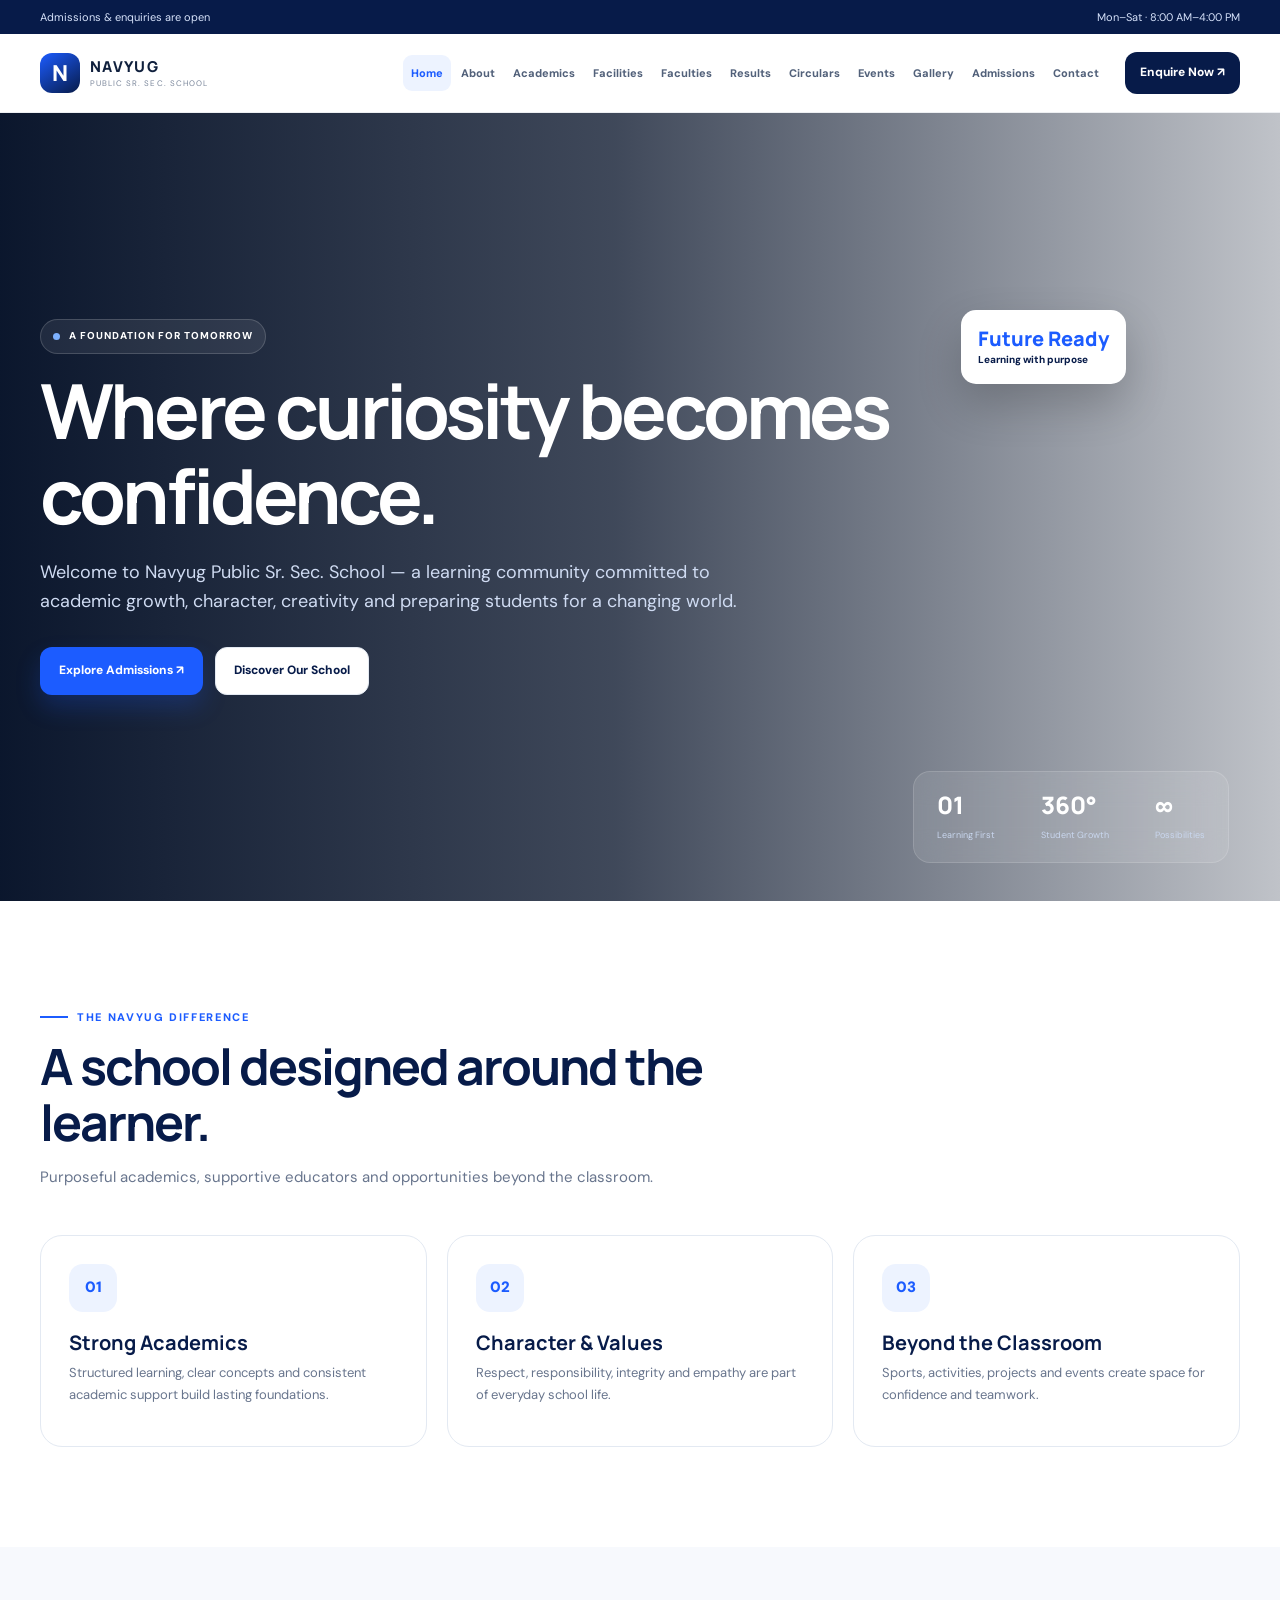
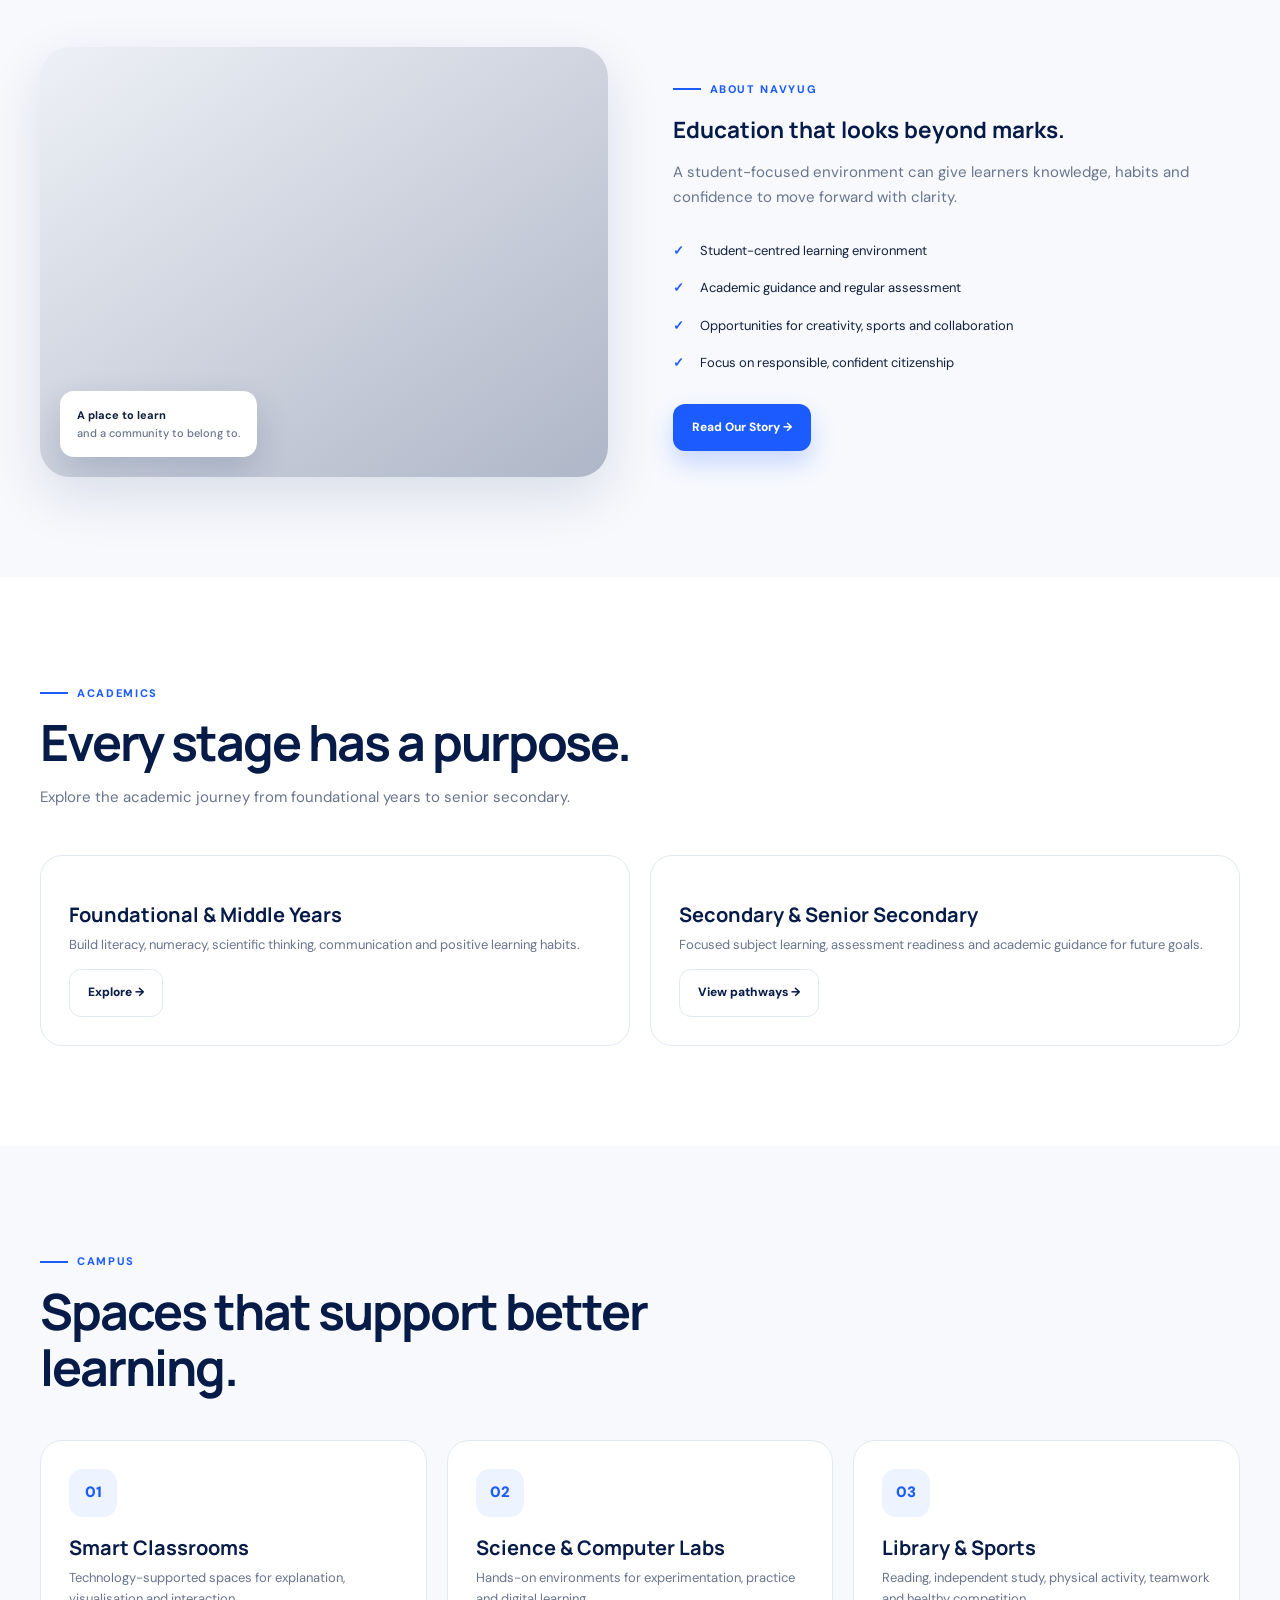
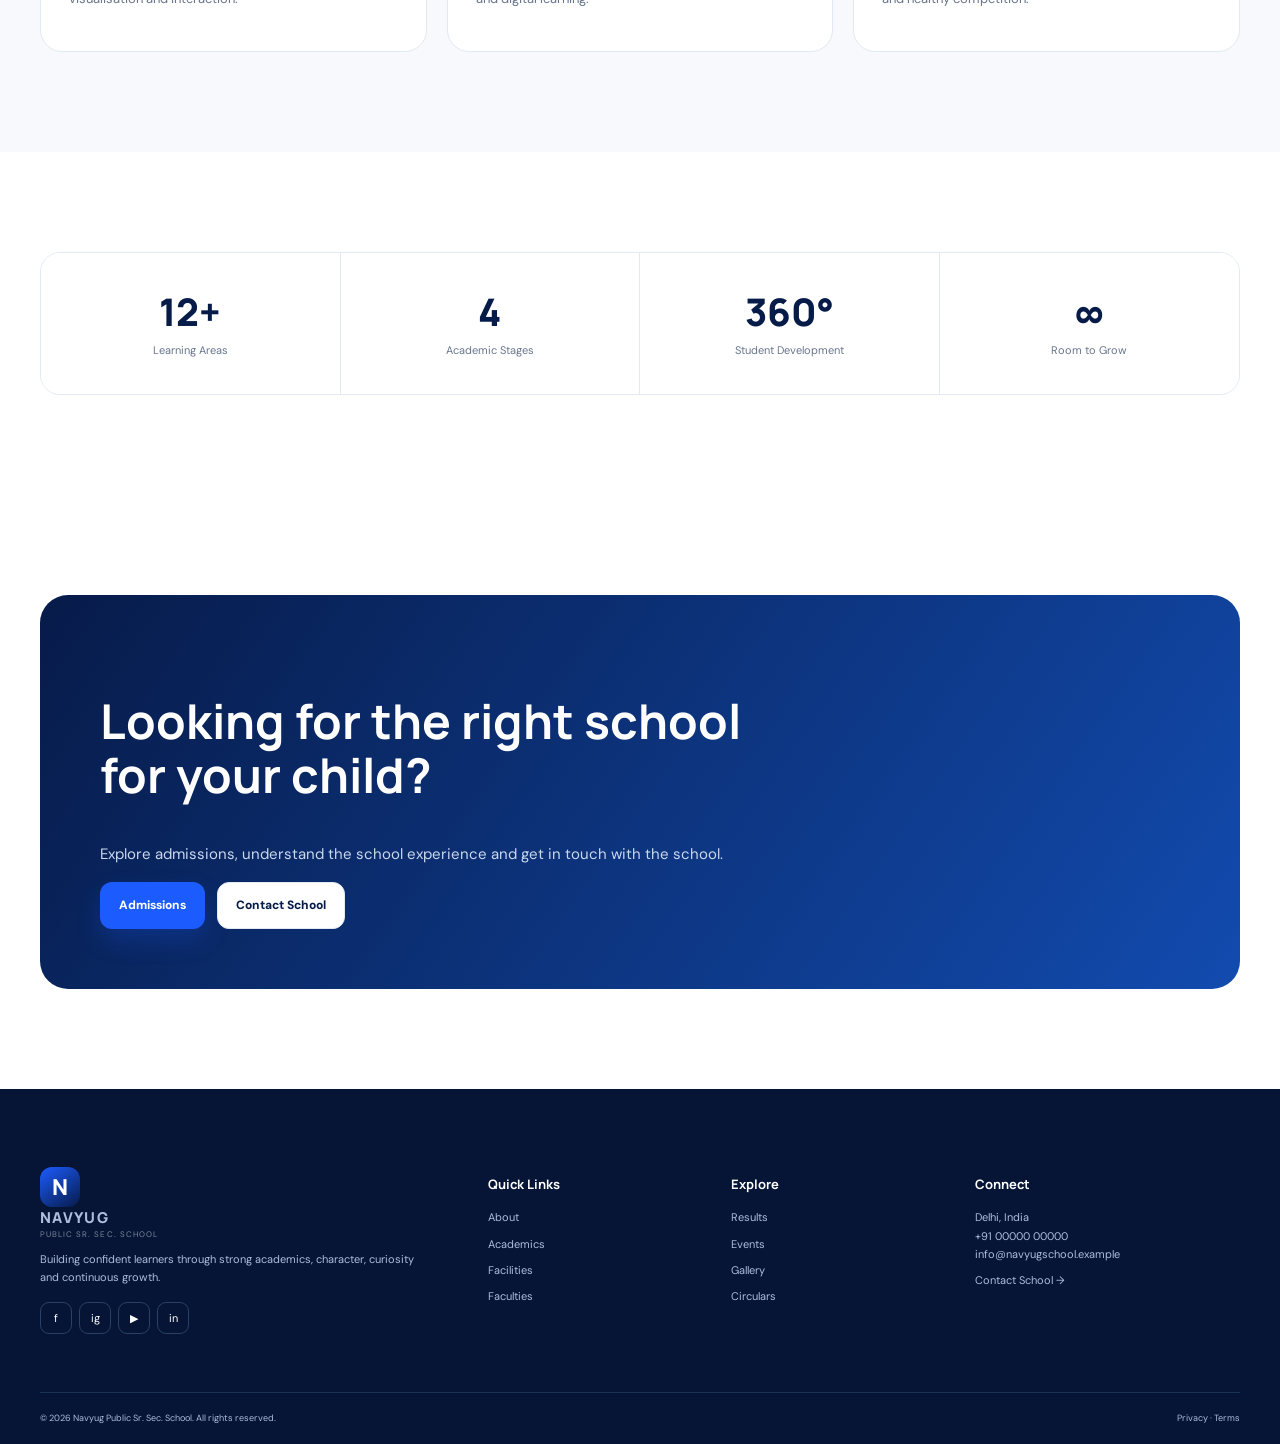
<file: index.html>
<!DOCTYPE html>
<html lang="en">
 <head>
  <meta charset="utf-8"/>
  <meta content="width=device-width,initial-scale=1" name="viewport"/>
  <meta content="#071b49" name="theme-color"/>
  <meta content="Home — Navyug Public Sr. Sec. School" name="description"/>
  <title>
   Home | Navyug Sr. Sec. School
  </title>
  <link href="https://fonts.googleapis.com" rel="preconnect"/>
  <link crossorigin="" href="https://fonts.gstatic.com" rel="preconnect"/>
  <link href="https://fonts.googleapis.com/css2?family=DM+Sans:wght@400;500;600;700;800&amp;family=Manrope:wght@500;600;700;800&amp;display=swap" rel="stylesheet"/>
  <link href="css/style.css" rel="stylesheet"/>
  <link href="css/responsive.css" rel="stylesheet"/>
  <link href="css/animations.css" rel="stylesheet"/>
 </head>
 <body>
  <div class="page-loader">
   <span class="loader-logo">
    N
   </span>
   <div class="loader-line">
    <i>
    </i>
   </div>
  </div>
  <header class="site-header">
   <div class="topbar">
    <div class="container">
     <span>
      Admissions &amp; enquiries are open
     </span>
     <span>
      Mon–Sat · 8:00 AM–4:00 PM
     </span>
    </div>
   </div>
   <nav class="navbar container">
    <a class="brand" href="index.html">
     <span class="brand-mark">
      N
     </span>
     <span>
      <strong>
       NAVYUG
      </strong>
      <small>
       PUBLIC SR. SEC. SCHOOL
      </small>
     </span>
    </a>
    <button aria-expanded="false" aria-label="Open menu" class="menu-toggle">
     <span>
     </span>
     <span>
     </span>
     <span>
     </span>
    </button>
    <div class="nav-menu">
     <a class="nav-link active" href="index.html">
      Home
     </a>
     <a class="nav-link" href="about/index.html">
      About
     </a>
     <a class="nav-link" href="academics/index.html">
      Academics
     </a>
     <a class="nav-link" href="facilities/index.html">
      Facilities
     </a>
     <a class="nav-link" href="faculties/index.html">
      Faculties
     </a>
     <a class="nav-link" href="results/index.html">
      Results
     </a>
     <a class="nav-link" href="circulars/index.html">
      Circulars
     </a>
     <a class="nav-link" href="events/index.html">
      Events
     </a>
     <a class="nav-link" href="gallery/index.html">
      Gallery
     </a>
     <a class="nav-link" href="admissions/index.html">
      Admissions
     </a>
     <a class="nav-link" href="contact/index.html">
      Contact
     </a>
    </div>
    <a class="nav-cta" href="admissions/index.html">
     Enquire Now ↗
    </a>
   </nav>
  </header>
  <main>
   <section class="hero-home">
    <div class="hero-bg">
    </div>
    <div class="floating-badge">
     <b>
      Future Ready
     </b>
     Learning with purpose
    </div>
    <div class="container">
     <div class="hero-kicker reveal">
      <i>
      </i>
      A foundation for tomorrow
     </div>
     <h1 class="display reveal">
      Where curiosity becomes confidence.
     </h1>
     <p class="hero-lead reveal">
      Welcome to Navyug Public Sr. Sec. School — a learning community committed to academic growth, character, creativity and preparing students for a changing world.
     </p>
     <div class="btn-row hero-actions reveal">
      <a class="btn btn-primary" href="admissions/index.html">
       Explore Admissions ↗
      </a>
      <a class="btn btn-light" href="about/index.html">
       Discover Our School
      </a>
     </div>
    </div>
    <div class="hero-stat-strip">
     <div class="hero-stat">
      <strong>
       01
      </strong>
      <span>
       Learning First
      </span>
     </div>
     <div class="hero-stat">
      <strong>
       360°
      </strong>
      <span>
       Student Growth
      </span>
     </div>
     <div class="hero-stat">
      <strong>
       ∞
      </strong>
      <span>
       Possibilities
      </span>
     </div>
    </div>
   </section>
   <section class="section">
    <div class="container">
     <div class="section-head reveal">
      <div class="eyebrow">
       The Navyug Difference
      </div>
      <h2>
       A school designed around the learner.
      </h2>
      <p>
       Purposeful academics, supportive educators and opportunities beyond the classroom.
      </p>
     </div>
     <div class="feature-grid">
      <article class="feature-card reveal">
       <div class="icon-box">
        01
       </div>
       <h3>
        Strong Academics
       </h3>
       <p>
        Structured learning, clear concepts and consistent academic support build lasting foundations.
       </p>
      </article>
      <article class="feature-card reveal">
       <div class="icon-box">
        02
       </div>
       <h3>
        Character &amp; Values
       </h3>
       <p>
        Respect, responsibility, integrity and empathy are part of everyday school life.
       </p>
      </article>
      <article class="feature-card reveal">
       <div class="icon-box">
        03
       </div>
       <h3>
        Beyond the Classroom
       </h3>
       <p>
        Sports, activities, projects and events create space for confidence and teamwork.
       </p>
      </article>
     </div>
    </div>
   </section>
   <section class="section paper">
    <div class="container split">
     <div class="visual-panel photo reveal">
      <div class="visual-tag">
       A place to learn
       <span>
        and a community to belong to.
       </span>
      </div>
     </div>
     <div class="reveal">
      <div class="eyebrow">
       About Navyug
      </div>
      <h2>
       Education that looks beyond marks.
      </h2>
      <p class="muted">
       A student-focused environment can give learners knowledge, habits and confidence to move forward with clarity.
      </p>
      <ul class="check-list">
       <li>
        Student-centred learning environment
       </li>
       <li>
        Academic guidance and regular assessment
       </li>
       <li>
        Opportunities for creativity, sports and collaboration
       </li>
       <li>
        Focus on responsible, confident citizenship
       </li>
      </ul>
      <a class="btn btn-primary" href="about/index.html">
       Read Our Story →
      </a>
     </div>
    </div>
   </section>
   <section class="section">
    <div class="container">
     <div class="section-head reveal">
      <div class="eyebrow">
       Academics
      </div>
      <h2>
       Every stage has a purpose.
      </h2>
      <p>
       Explore the academic journey from foundational years to senior secondary.
      </p>
     </div>
     <div class="cards-2">
      <article class="info-card reveal">
       <h3>
        Foundational &amp; Middle Years
       </h3>
       <p>
        Build literacy, numeracy, scientific thinking, communication and positive learning habits.
       </p>
       <a class="btn btn-light" href="academics/index.html">
        Explore →
       </a>
      </article>
      <article class="info-card reveal">
       <h3>
        Secondary &amp; Senior Secondary
       </h3>
       <p>
        Focused subject learning, assessment readiness and academic guidance for future goals.
       </p>
       <a class="btn btn-light" href="academics/index.html">
        View pathways →
       </a>
      </article>
     </div>
    </div>
   </section>
   <section class="section paper">
    <div class="container">
     <div class="section-head reveal">
      <div class="eyebrow">
       Campus
      </div>
      <h2>
       Spaces that support better learning.
      </h2>
     </div>
     <div class="feature-grid">
      <article class="feature-card reveal">
       <div class="icon-box">
        01
       </div>
       <h3>
        Smart Classrooms
       </h3>
       <p>
        Technology-supported spaces for explanation, visualisation and interaction.
       </p>
      </article>
      <article class="feature-card reveal">
       <div class="icon-box">
        02
       </div>
       <h3>
        Science &amp; Computer Labs
       </h3>
       <p>
        Hands-on environments for experimentation, practice and digital learning.
       </p>
      </article>
      <article class="feature-card reveal">
       <div class="icon-box">
        03
       </div>
       <h3>
        Library &amp; Sports
       </h3>
       <p>
        Reading, independent study, physical activity, teamwork and healthy competition.
       </p>
      </article>
     </div>
    </div>
   </section>
   <section class="section">
    <div class="container">
     <div class="stats">
      <div class="stat reveal">
       <strong>
        12+
       </strong>
       <span>
        Learning Areas
       </span>
      </div>
      <div class="stat reveal">
       <strong>
        4
       </strong>
       <span>
        Academic Stages
       </span>
      </div>
      <div class="stat reveal">
       <strong>
        360°
       </strong>
       <span>
        Student Development
       </span>
      </div>
      <div class="stat reveal">
       <strong>
        ∞
       </strong>
       <span>
        Room to Grow
       </span>
      </div>
     </div>
    </div>
   </section>
   <section class="section">
    <div class="container cta reveal">
     <h2>
      Looking for the right school for your child?
     </h2>
     <p>
      Explore admissions, understand the school experience and get in touch with the school.
     </p>
     <div class="btn-row">
      <a class="btn btn-primary" href="admissions/index.html">
       Admissions
      </a>
      <a class="btn btn-light" href="contact/index.html">
       Contact School
      </a>
     </div>
    </div>
   </section>
  </main>
  <footer class="site-footer">
   <div class="container footer-grid">
    <div class="footer-brand">
     <a class="brand" href="index.html">
      <span class="brand-mark">
       N
      </span>
      <span>
       <strong>
        NAVYUG
       </strong>
       <small>
        PUBLIC SR. SEC. SCHOOL
       </small>
      </span>
     </a>
     <p>
      Building confident learners through strong academics, character, curiosity and continuous growth.
     </p>
     <div class="social-row">
      <a href="#">
       f
      </a>
      <a href="#">
       ig
      </a>
      <a href="#">
       ▶
      </a>
      <a href="#">
       in
      </a>
     </div>
    </div>
    <div>
     <h4>
      Quick Links
     </h4>
     <a href="about/index.html">
      About
     </a>
     <a href="academics/index.html">
      Academics
     </a>
     <a href="facilities/index.html">
      Facilities
     </a>
     <a href="faculties/index.html">
      Faculties
     </a>
    </div>
    <div>
     <h4>
      Explore
     </h4>
     <a href="results/index.html">
      Results
     </a>
     <a href="events/index.html">
      Events
     </a>
     <a href="gallery/index.html">
      Gallery
     </a>
     <a href="circulars/index.html">
      Circulars
     </a>
    </div>
    <div>
     <h4>
      Connect
     </h4>
     <p>
      Delhi, India
      <br/>
      +91 00000 00000
      <br/>
      info@navyugschool.example
     </p>
     <a href="contact/index.html">
      Contact School →
     </a>
    </div>
   </div>
   <div class="container footer-bottom">
    <span>
     © 2026 Navyug Public Sr. Sec. School. All rights reserved.
    </span>
    <span>
     Privacy · Terms
    </span>
   </div>
  </footer>
  <div class="toast">
  </div>
  <script src="js/main.js">
  </script>
  <script src="js/navigation.js">
  </script>
  <script src="js/animations.js">
  </script>
 </body>
</html>
</file>
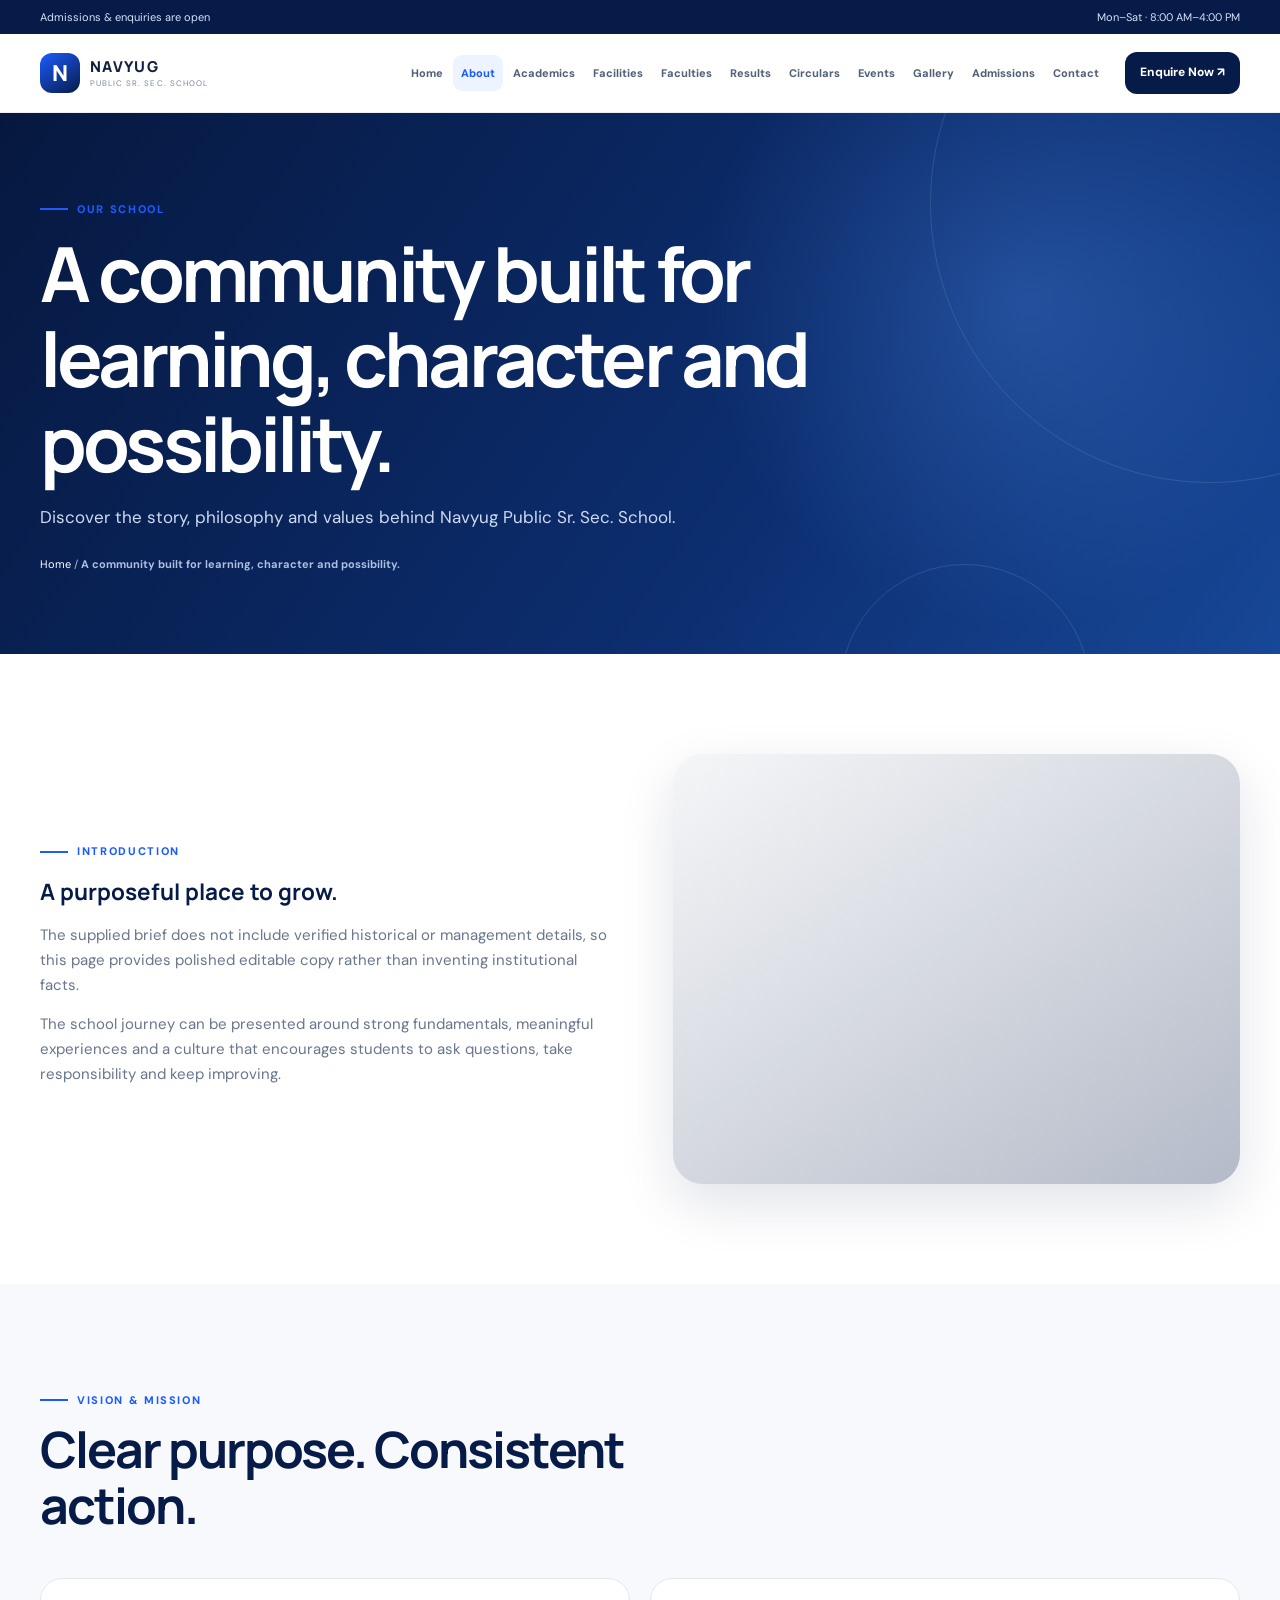
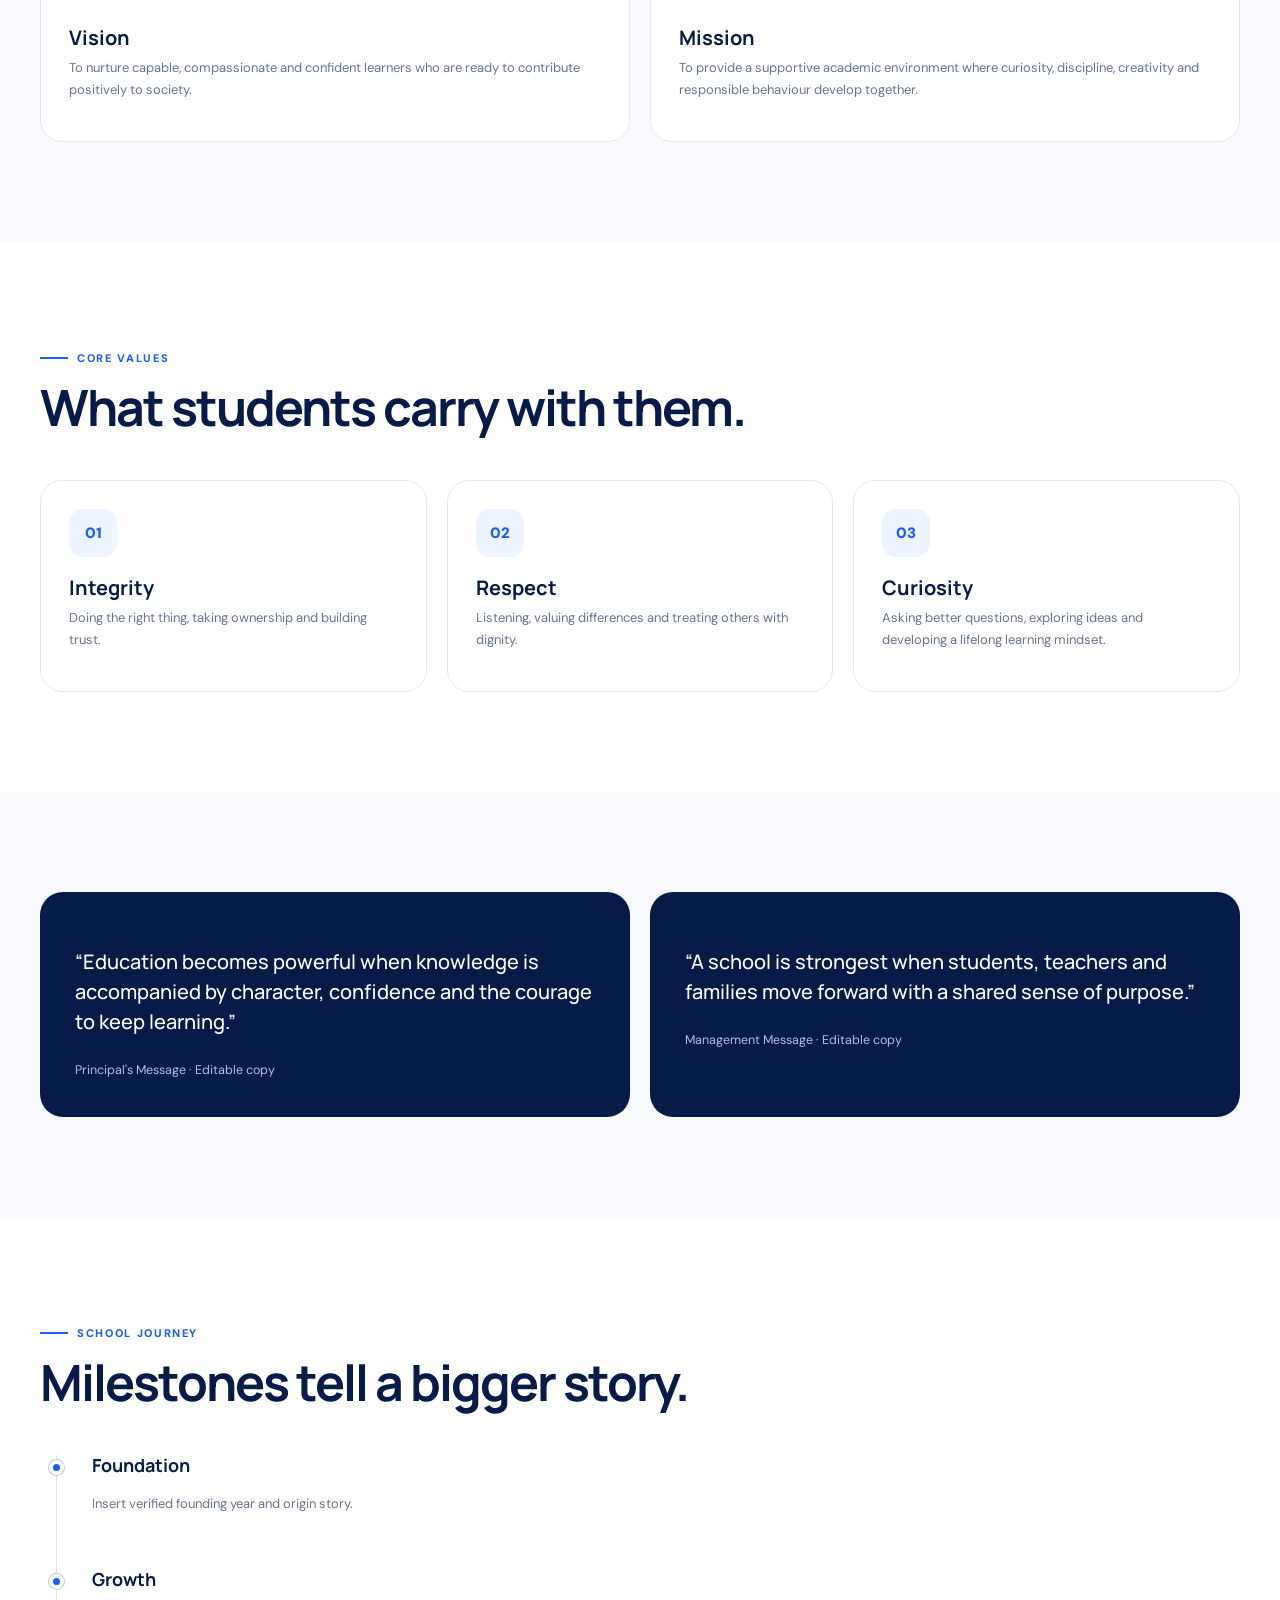
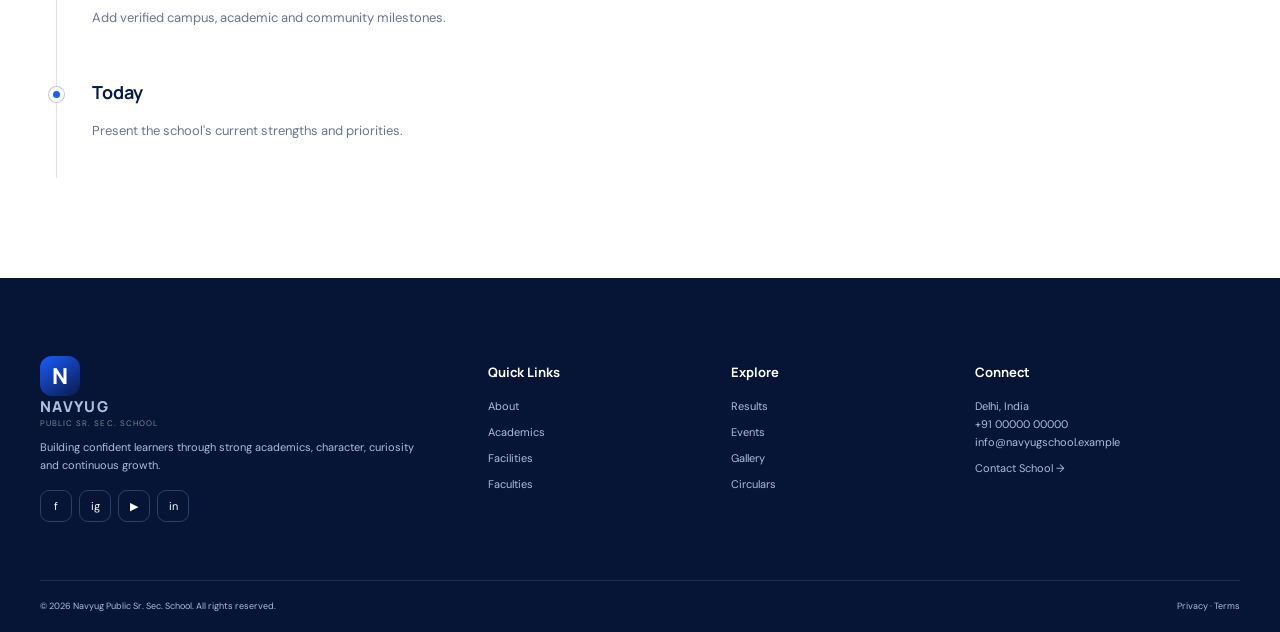
<file: about/index.html>
<!DOCTYPE html>
<html lang="en">
 <head>
  <meta charset="utf-8"/>
  <meta content="width=device-width,initial-scale=1" name="viewport"/>
  <meta content="#071b49" name="theme-color"/>
  <meta content="About — Navyug Public Sr. Sec. School" name="description"/>
  <title>
   About | Navyug Public Sr. Sec. School
  </title>
  <link href="https://fonts.googleapis.com" rel="preconnect"/>
  <link crossorigin="" href="https://fonts.gstatic.com" rel="preconnect"/>
  <link href="https://fonts.googleapis.com/css2?family=DM+Sans:wght@400;500;600;700;800&amp;family=Manrope:wght@500;600;700;800&amp;display=swap" rel="stylesheet"/>
  <link href="../css/style.css" rel="stylesheet"/>
  <link href="../css/responsive.css" rel="stylesheet"/>
  <link href="../css/animations.css" rel="stylesheet"/>
 </head>
 <body>
  <div class="page-loader">
   <span class="loader-logo">
    N
   </span>
   <div class="loader-line">
    <i>
    </i>
   </div>
  </div>
  <header class="site-header">
   <div class="topbar">
    <div class="container">
     <span>
      Admissions &amp; enquiries are open
     </span>
     <span>
      Mon–Sat · 8:00 AM–4:00 PM
     </span>
    </div>
   </div>
   <nav class="navbar container">
    <a class="brand" href="../index.html">
     <span class="brand-mark">
      N
     </span>
     <span>
      <strong>
       NAVYUG
      </strong>
      <small>
       PUBLIC SR. SEC. SCHOOL
      </small>
     </span>
    </a>
    <button aria-expanded="false" aria-label="Open menu" class="menu-toggle">
     <span>
     </span>
     <span>
     </span>
     <span>
     </span>
    </button>
    <div class="nav-menu">
     <a class="nav-link" href="../index.html">
      Home
     </a>
     <a class="nav-link active" href="../about/index.html">
      About
     </a>
     <a class="nav-link" href="../academics/index.html">
      Academics
     </a>
     <a class="nav-link" href="../facilities/index.html">
      Facilities
     </a>
     <a class="nav-link" href="../faculties/index.html">
      Faculties
     </a>
     <a class="nav-link" href="../results/index.html">
      Results
     </a>
     <a class="nav-link" href="../circulars/index.html">
      Circulars
     </a>
     <a class="nav-link" href="../events/index.html">
      Events
     </a>
     <a class="nav-link" href="../gallery/index.html">
      Gallery
     </a>
     <a class="nav-link" href="../admissions/index.html">
      Admissions
     </a>
     <a class="nav-link" href="../contact/index.html">
      Contact
     </a>
    </div>
    <a class="nav-cta" href="../admissions/index.html">
     Enquire Now ↗
    </a>
   </nav>
  </header>
  <main>
   <section class="page-hero">
    <span class="orb a">
    </span>
    <span class="orb b">
    </span>
    <div class="container page-hero-content">
     <div class="eyebrow reveal">
      Our School
     </div>
     <h1 class="display reveal">
      A community built for learning, character and possibility.
     </h1>
     <p class="hero-lead reveal">
      Discover the story, philosophy and values behind Navyug Public Sr. Sec. School.
     </p>
     <div class="breadcrumbs reveal">
      <a href="../index.html">
       Home
      </a>
      /
      <strong>
       A community built for learning, character and possibility.
      </strong>
     </div>
    </div>
   </section>
   <section class="section">
    <div class="container split">
     <div class="reveal">
      <div class="eyebrow">
       Introduction
      </div>
      <h2>
       A purposeful place to grow.
      </h2>
      <p class="muted">
       The supplied brief does not include verified historical or management details, so this page provides polished editable copy rather than inventing institutional facts.
      </p>
      <p class="muted">
       The school journey can be presented around strong fundamentals, meaningful experiences and a culture that encourages students to ask questions, take responsibility and keep improving.
      </p>
     </div>
     <div class="visual-panel photo reveal">
     </div>
    </div>
   </section>
   <section class="section paper">
    <div class="container">
     <div class="section-head reveal">
      <div class="eyebrow">
       Vision &amp; Mission
      </div>
      <h2>
       Clear purpose. Consistent action.
      </h2>
     </div>
     <div class="cards-2">
      <article class="info-card reveal">
       <h3>
        Vision
       </h3>
       <p>
        To nurture capable, compassionate and confident learners who are ready to contribute positively to society.
       </p>
      </article>
      <article class="info-card reveal">
       <h3>
        Mission
       </h3>
       <p>
        To provide a supportive academic environment where curiosity, discipline, creativity and responsible behaviour develop together.
       </p>
      </article>
     </div>
    </div>
   </section>
   <section class="section">
    <div class="container">
     <div class="section-head reveal">
      <div class="eyebrow">
       Core Values
      </div>
      <h2>
       What students carry with them.
      </h2>
     </div>
     <div class="feature-grid">
      <article class="feature-card reveal">
       <div class="icon-box">
        01
       </div>
       <h3>
        Integrity
       </h3>
       <p>
        Doing the right thing, taking ownership and building trust.
       </p>
      </article>
      <article class="feature-card reveal">
       <div class="icon-box">
        02
       </div>
       <h3>
        Respect
       </h3>
       <p>
        Listening, valuing differences and treating others with dignity.
       </p>
      </article>
      <article class="feature-card reveal">
       <div class="icon-box">
        03
       </div>
       <h3>
        Curiosity
       </h3>
       <p>
        Asking better questions, exploring ideas and developing a lifelong learning mindset.
       </p>
      </article>
     </div>
    </div>
   </section>
   <section class="section paper">
    <div class="container cards-2">
     <div class="quote reveal">
      <p>
       “Education becomes powerful when knowledge is accompanied by character, confidence and the courage to keep learning.”
      </p>
      <small>
       Principal's Message · Editable copy
      </small>
     </div>
     <div class="quote reveal">
      <p>
       “A school is strongest when students, teachers and families move forward with a shared sense of purpose.”
      </p>
      <small>
       Management Message · Editable copy
      </small>
     </div>
    </div>
   </section>
   <section class="section">
    <div class="container">
     <div class="section-head reveal">
      <div class="eyebrow">
       School Journey
      </div>
      <h2>
       Milestones tell a bigger story.
      </h2>
     </div>
     <div class="timeline">
      <div class="timeline-item reveal">
       <span class="timeline-dot">
       </span>
       <h3>
        Foundation
       </h3>
       <p>
        Insert verified founding year and origin story.
       </p>
      </div>
      <div class="timeline-item reveal">
       <span class="timeline-dot">
       </span>
       <h3>
        Growth
       </h3>
       <p>
        Add verified campus, academic and community milestones.
       </p>
      </div>
      <div class="timeline-item reveal">
       <span class="timeline-dot">
       </span>
       <h3>
        Today
       </h3>
       <p>
        Present the school's current strengths and priorities.
       </p>
      </div>
     </div>
    </div>
   </section>
  </main>
  <footer class="site-footer">
   <div class="container footer-grid">
    <div class="footer-brand">
     <a class="brand" href="../index.html">
      <span class="brand-mark">
       N
      </span>
      <span>
       <strong>
        NAVYUG
       </strong>
       <small>
        PUBLIC SR. SEC. SCHOOL
       </small>
      </span>
     </a>
     <p>
      Building confident learners through strong academics, character, curiosity and continuous growth.
     </p>
     <div class="social-row">
      <a href="#">
       f
      </a>
      <a href="#">
       ig
      </a>
      <a href="#">
       ▶
      </a>
      <a href="#">
       in
      </a>
     </div>
    </div>
    <div>
     <h4>
      Quick Links
     </h4>
     <a href="../about/index.html">
      About
     </a>
     <a href="../academics/index.html">
      Academics
     </a>
     <a href="../facilities/index.html">
      Facilities
     </a>
     <a href="../faculties/index.html">
      Faculties
     </a>
    </div>
    <div>
     <h4>
      Explore
     </h4>
     <a href="../results/index.html">
      Results
     </a>
     <a href="../events/index.html">
      Events
     </a>
     <a href="../gallery/index.html">
      Gallery
     </a>
     <a href="../circulars/index.html">
      Circulars
     </a>
    </div>
    <div>
     <h4>
      Connect
     </h4>
     <p>
      Delhi, India
      <br/>
      +91 00000 00000
      <br/>
      info@navyugschool.example
     </p>
     <a href="../contact/index.html">
      Contact School →
     </a>
    </div>
   </div>
   <div class="container footer-bottom">
    <span>
     © 2026 Navyug Public Sr. Sec. School. All rights reserved.
    </span>
    <span>
     Privacy · Terms
    </span>
   </div>
  </footer>
  <div class="toast">
  </div>
  <script src="../js/main.js">
  </script>
  <script src="../js/navigation.js">
  </script>
  <script src="../js/animations.js">
  </script>
 </body>
</html>
</file>
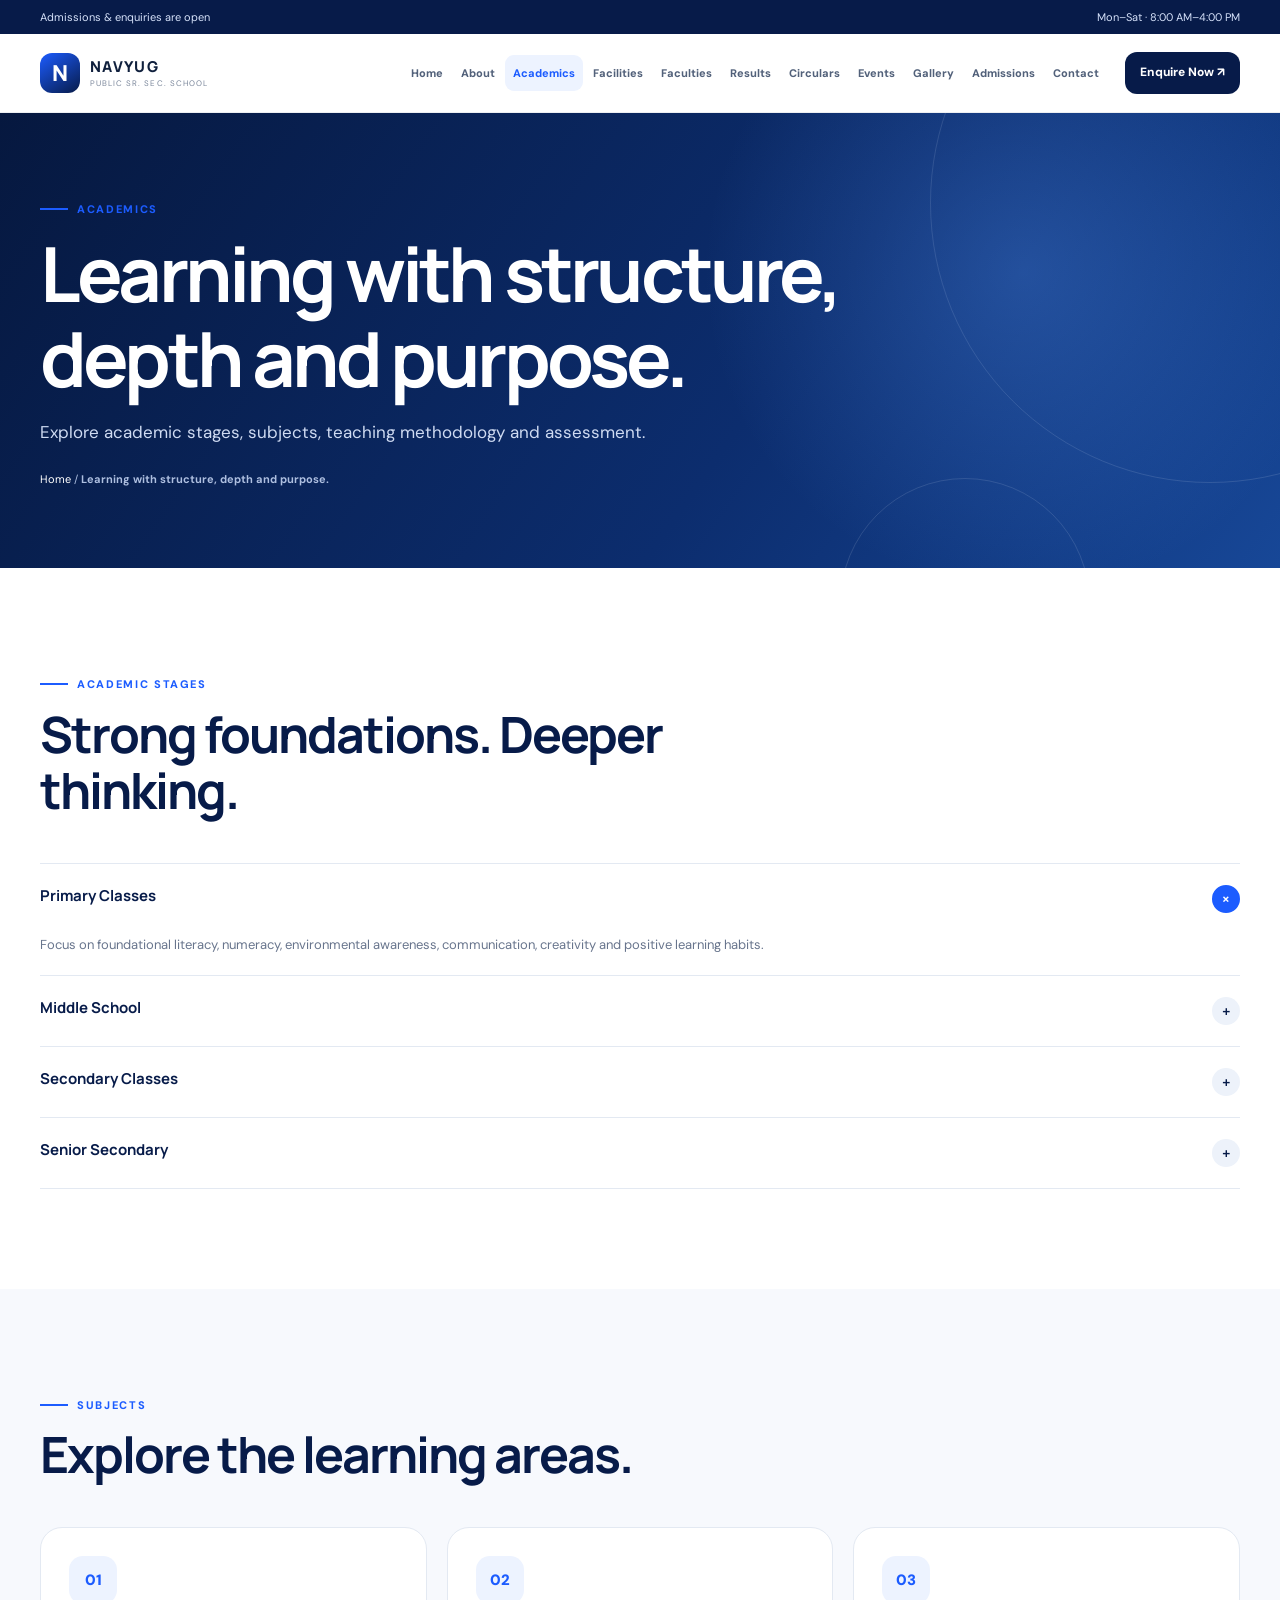
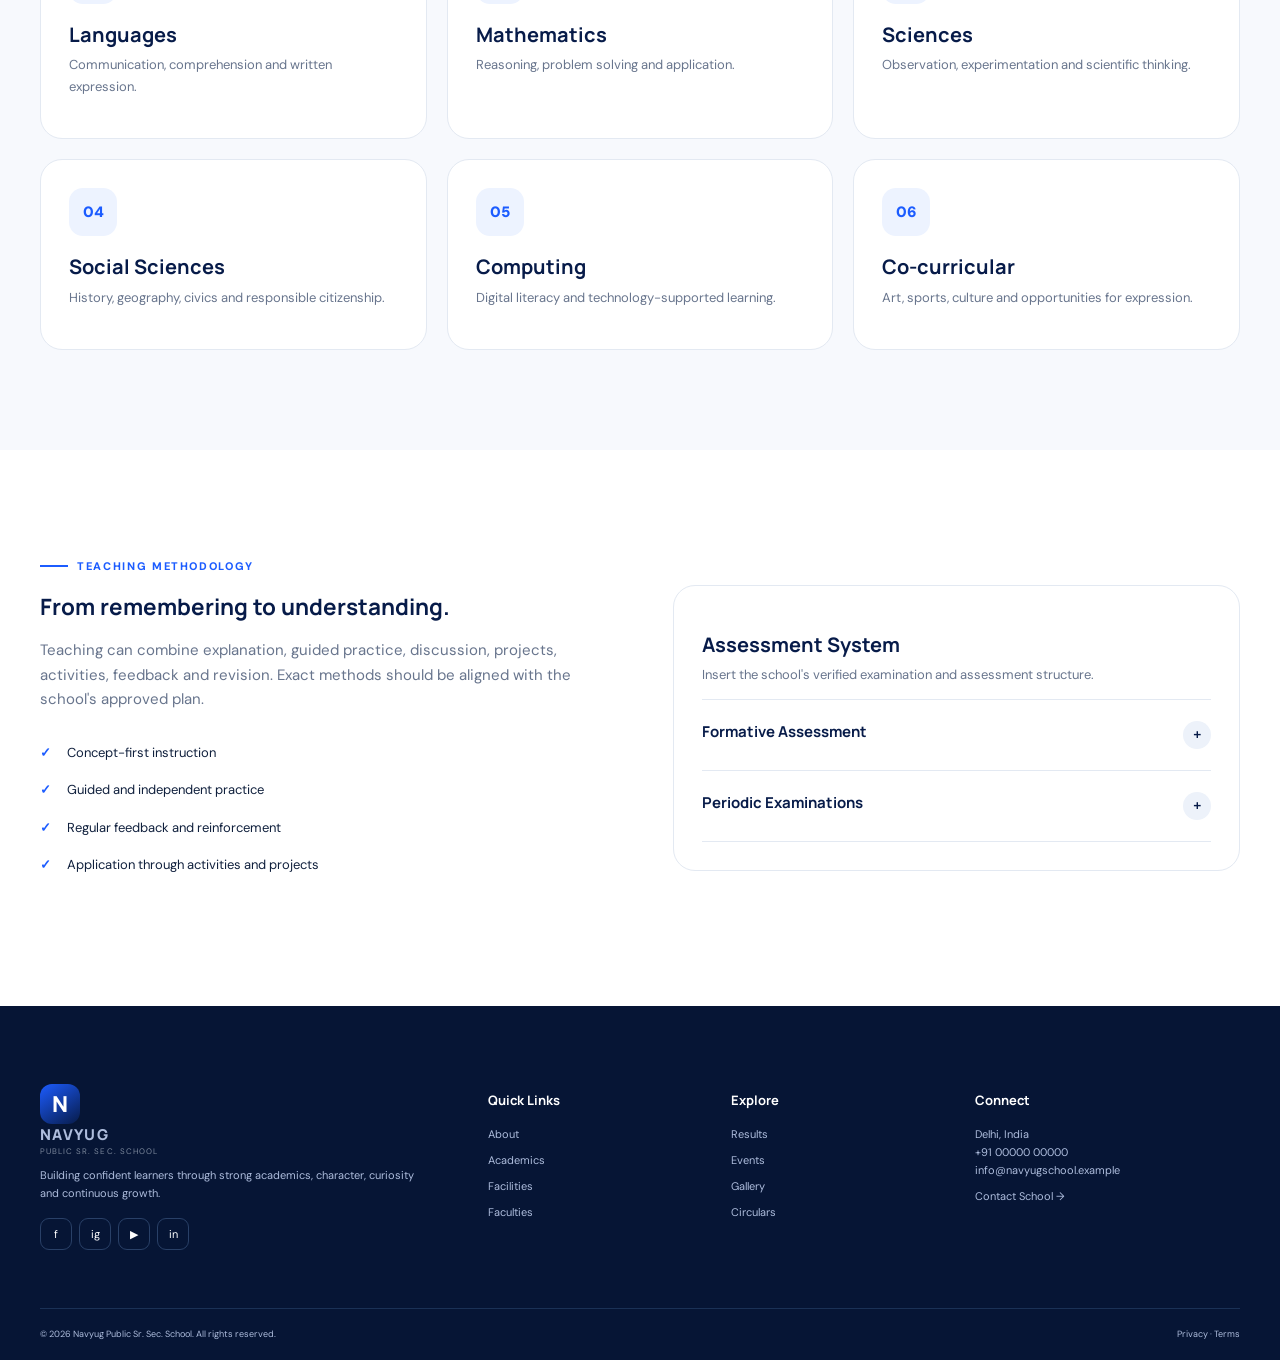
<file: academics/index.html>
<!DOCTYPE html>
<html lang="en">
 <head>
  <meta charset="utf-8"/>
  <meta content="width=device-width,initial-scale=1" name="viewport"/>
  <meta content="#071b49" name="theme-color"/>
  <meta content="Academics — Navyug Public Sr. Sec. School" name="description"/>
  <title>
   Academics | Navyug Public Sr. Sec. School
  </title>
  <link href="https://fonts.googleapis.com" rel="preconnect"/>
  <link crossorigin="" href="https://fonts.gstatic.com" rel="preconnect"/>
  <link href="https://fonts.googleapis.com/css2?family=DM+Sans:wght@400;500;600;700;800&amp;family=Manrope:wght@500;600;700;800&amp;display=swap" rel="stylesheet"/>
  <link href="../css/style.css" rel="stylesheet"/>
  <link href="../css/responsive.css" rel="stylesheet"/>
  <link href="../css/animations.css" rel="stylesheet"/>
 </head>
 <body>
  <div class="page-loader">
   <span class="loader-logo">
    N
   </span>
   <div class="loader-line">
    <i>
    </i>
   </div>
  </div>
  <header class="site-header">
   <div class="topbar">
    <div class="container">
     <span>
      Admissions &amp; enquiries are open
     </span>
     <span>
      Mon–Sat · 8:00 AM–4:00 PM
     </span>
    </div>
   </div>
   <nav class="navbar container">
    <a class="brand" href="../index.html">
     <span class="brand-mark">
      N
     </span>
     <span>
      <strong>
       NAVYUG
      </strong>
      <small>
       PUBLIC SR. SEC. SCHOOL
      </small>
     </span>
    </a>
    <button aria-expanded="false" aria-label="Open menu" class="menu-toggle">
     <span>
     </span>
     <span>
     </span>
     <span>
     </span>
    </button>
    <div class="nav-menu">
     <a class="nav-link" href="../index.html">
      Home
     </a>
     <a class="nav-link" href="../about/index.html">
      About
     </a>
     <a class="nav-link active" href="../academics/index.html">
      Academics
     </a>
     <a class="nav-link" href="../facilities/index.html">
      Facilities
     </a>
     <a class="nav-link" href="../faculties/index.html">
      Faculties
     </a>
     <a class="nav-link" href="../results/index.html">
      Results
     </a>
     <a class="nav-link" href="../circulars/index.html">
      Circulars
     </a>
     <a class="nav-link" href="../events/index.html">
      Events
     </a>
     <a class="nav-link" href="../gallery/index.html">
      Gallery
     </a>
     <a class="nav-link" href="../admissions/index.html">
      Admissions
     </a>
     <a class="nav-link" href="../contact/index.html">
      Contact
     </a>
    </div>
    <a class="nav-cta" href="../admissions/index.html">
     Enquire Now ↗
    </a>
   </nav>
  </header>
  <main>
   <section class="page-hero">
    <span class="orb a">
    </span>
    <span class="orb b">
    </span>
    <div class="container page-hero-content">
     <div class="eyebrow reveal">
      Academics
     </div>
     <h1 class="display reveal">
      Learning with structure, depth and purpose.
     </h1>
     <p class="hero-lead reveal">
      Explore academic stages, subjects, teaching methodology and assessment.
     </p>
     <div class="breadcrumbs reveal">
      <a href="../index.html">
       Home
      </a>
      /
      <strong>
       Learning with structure, depth and purpose.
      </strong>
     </div>
    </div>
   </section>
   <section class="section">
    <div class="container">
     <div class="section-head reveal">
      <div class="eyebrow">
       Academic Stages
      </div>
      <h2>
       Strong foundations. Deeper thinking.
      </h2>
     </div>
     <div class="accordion">
      <div class="accordion-item open reveal">
       <button aria-expanded="true" class="accordion-trigger">
        Primary Classes
        <span>
         +
        </span>
       </button>
       <div class="accordion-panel" style="max-height:150px">
        <p>
         Focus on foundational literacy, numeracy, environmental awareness, communication, creativity and positive learning habits.
        </p>
       </div>
      </div>
      <div class="accordion-item reveal">
       <button aria-expanded="false" class="accordion-trigger">
        Middle School
        <span>
         +
        </span>
       </button>
       <div class="accordion-panel">
        <p>
         Develop subject depth, scientific reasoning, mathematical thinking, language skills, digital awareness and collaboration.
        </p>
       </div>
      </div>
      <div class="accordion-item reveal">
       <button aria-expanded="false" class="accordion-trigger">
        Secondary Classes
        <span>
         +
        </span>
       </button>
       <div class="accordion-panel">
        <p>
         Strengthen core subjects, examination readiness, application-based learning and disciplined study routines.
        </p>
       </div>
      </div>
      <div class="accordion-item reveal">
       <button aria-expanded="false" class="accordion-trigger">
        Senior Secondary
        <span>
         +
        </span>
       </button>
       <div class="accordion-panel">
        <p>
         Provide focused subject pathways, academic guidance and assessment preparation.
        </p>
       </div>
      </div>
     </div>
    </div>
   </section>
   <section class="section paper">
    <div class="container">
     <div class="section-head reveal">
      <div class="eyebrow">
       Subjects
      </div>
      <h2>
       Explore the learning areas.
      </h2>
     </div>
     <div class="feature-grid">
      <article class="feature-card reveal">
       <div class="icon-box">
        01
       </div>
       <h3>
        Languages
       </h3>
       <p>
        Communication, comprehension and written expression.
       </p>
      </article>
      <article class="feature-card reveal">
       <div class="icon-box">
        02
       </div>
       <h3>
        Mathematics
       </h3>
       <p>
        Reasoning, problem solving and application.
       </p>
      </article>
      <article class="feature-card reveal">
       <div class="icon-box">
        03
       </div>
       <h3>
        Sciences
       </h3>
       <p>
        Observation, experimentation and scientific thinking.
       </p>
      </article>
      <article class="feature-card reveal">
       <div class="icon-box">
        04
       </div>
       <h3>
        Social Sciences
       </h3>
       <p>
        History, geography, civics and responsible citizenship.
       </p>
      </article>
      <article class="feature-card reveal">
       <div class="icon-box">
        05
       </div>
       <h3>
        Computing
       </h3>
       <p>
        Digital literacy and technology-supported learning.
       </p>
      </article>
      <article class="feature-card reveal">
       <div class="icon-box">
        06
       </div>
       <h3>
        Co-curricular
       </h3>
       <p>
        Art, sports, culture and opportunities for expression.
       </p>
      </article>
     </div>
    </div>
   </section>
   <section class="section">
    <div class="container split">
     <div class="reveal">
      <div class="eyebrow">
       Teaching Methodology
      </div>
      <h2>
       From remembering to understanding.
      </h2>
      <p class="muted">
       Teaching can combine explanation, guided practice, discussion, projects, activities, feedback and revision. Exact methods should be aligned with the school's approved plan.
      </p>
      <ul class="check-list">
       <li>
        Concept-first instruction
       </li>
       <li>
        Guided and independent practice
       </li>
       <li>
        Regular feedback and reinforcement
       </li>
       <li>
        Application through activities and projects
       </li>
      </ul>
     </div>
     <div class="info-card reveal">
      <h3>
       Assessment System
      </h3>
      <p>
       Insert the school's verified examination and assessment structure.
      </p>
      <div class="accordion">
       <div class="accordion-item">
        <button class="accordion-trigger">
         Formative Assessment
         <span>
          +
         </span>
        </button>
        <div class="accordion-panel">
         <p>
          Classwork, activities, quizzes, projects and ongoing feedback.
         </p>
        </div>
       </div>
       <div class="accordion-item">
        <button class="accordion-trigger">
         Periodic Examinations
         <span>
          +
         </span>
        </button>
        <div class="accordion-panel">
         <p>
          Add official test and term examination details.
         </p>
        </div>
       </div>
      </div>
     </div>
    </div>
   </section>
  </main>
  <footer class="site-footer">
   <div class="container footer-grid">
    <div class="footer-brand">
     <a class="brand" href="../index.html">
      <span class="brand-mark">
       N
      </span>
      <span>
       <strong>
        NAVYUG
       </strong>
       <small>
        PUBLIC SR. SEC. SCHOOL
       </small>
      </span>
     </a>
     <p>
      Building confident learners through strong academics, character, curiosity and continuous growth.
     </p>
     <div class="social-row">
      <a href="#">
       f
      </a>
      <a href="#">
       ig
      </a>
      <a href="#">
       ▶
      </a>
      <a href="#">
       in
      </a>
     </div>
    </div>
    <div>
     <h4>
      Quick Links
     </h4>
     <a href="../about/index.html">
      About
     </a>
     <a href="../academics/index.html">
      Academics
     </a>
     <a href="../facilities/index.html">
      Facilities
     </a>
     <a href="../faculties/index.html">
      Faculties
     </a>
    </div>
    <div>
     <h4>
      Explore
     </h4>
     <a href="../results/index.html">
      Results
     </a>
     <a href="../events/index.html">
      Events
     </a>
     <a href="../gallery/index.html">
      Gallery
     </a>
     <a href="../circulars/index.html">
      Circulars
     </a>
    </div>
    <div>
     <h4>
      Connect
     </h4>
     <p>
      Delhi, India
      <br/>
      +91 00000 00000
      <br/>
      info@navyugschool.example
     </p>
     <a href="../contact/index.html">
      Contact School →
     </a>
    </div>
   </div>
   <div class="container footer-bottom">
    <span>
     © 2026 Navyug Public Sr. Sec. School. All rights reserved.
    </span>
    <span>
     Privacy · Terms
    </span>
   </div>
  </footer>
  <div class="toast">
  </div>
  <script src="../js/main.js">
  </script>
  <script src="../js/navigation.js">
  </script>
  <script src="../js/animations.js">
  </script>
 </body>
</html>
</file>
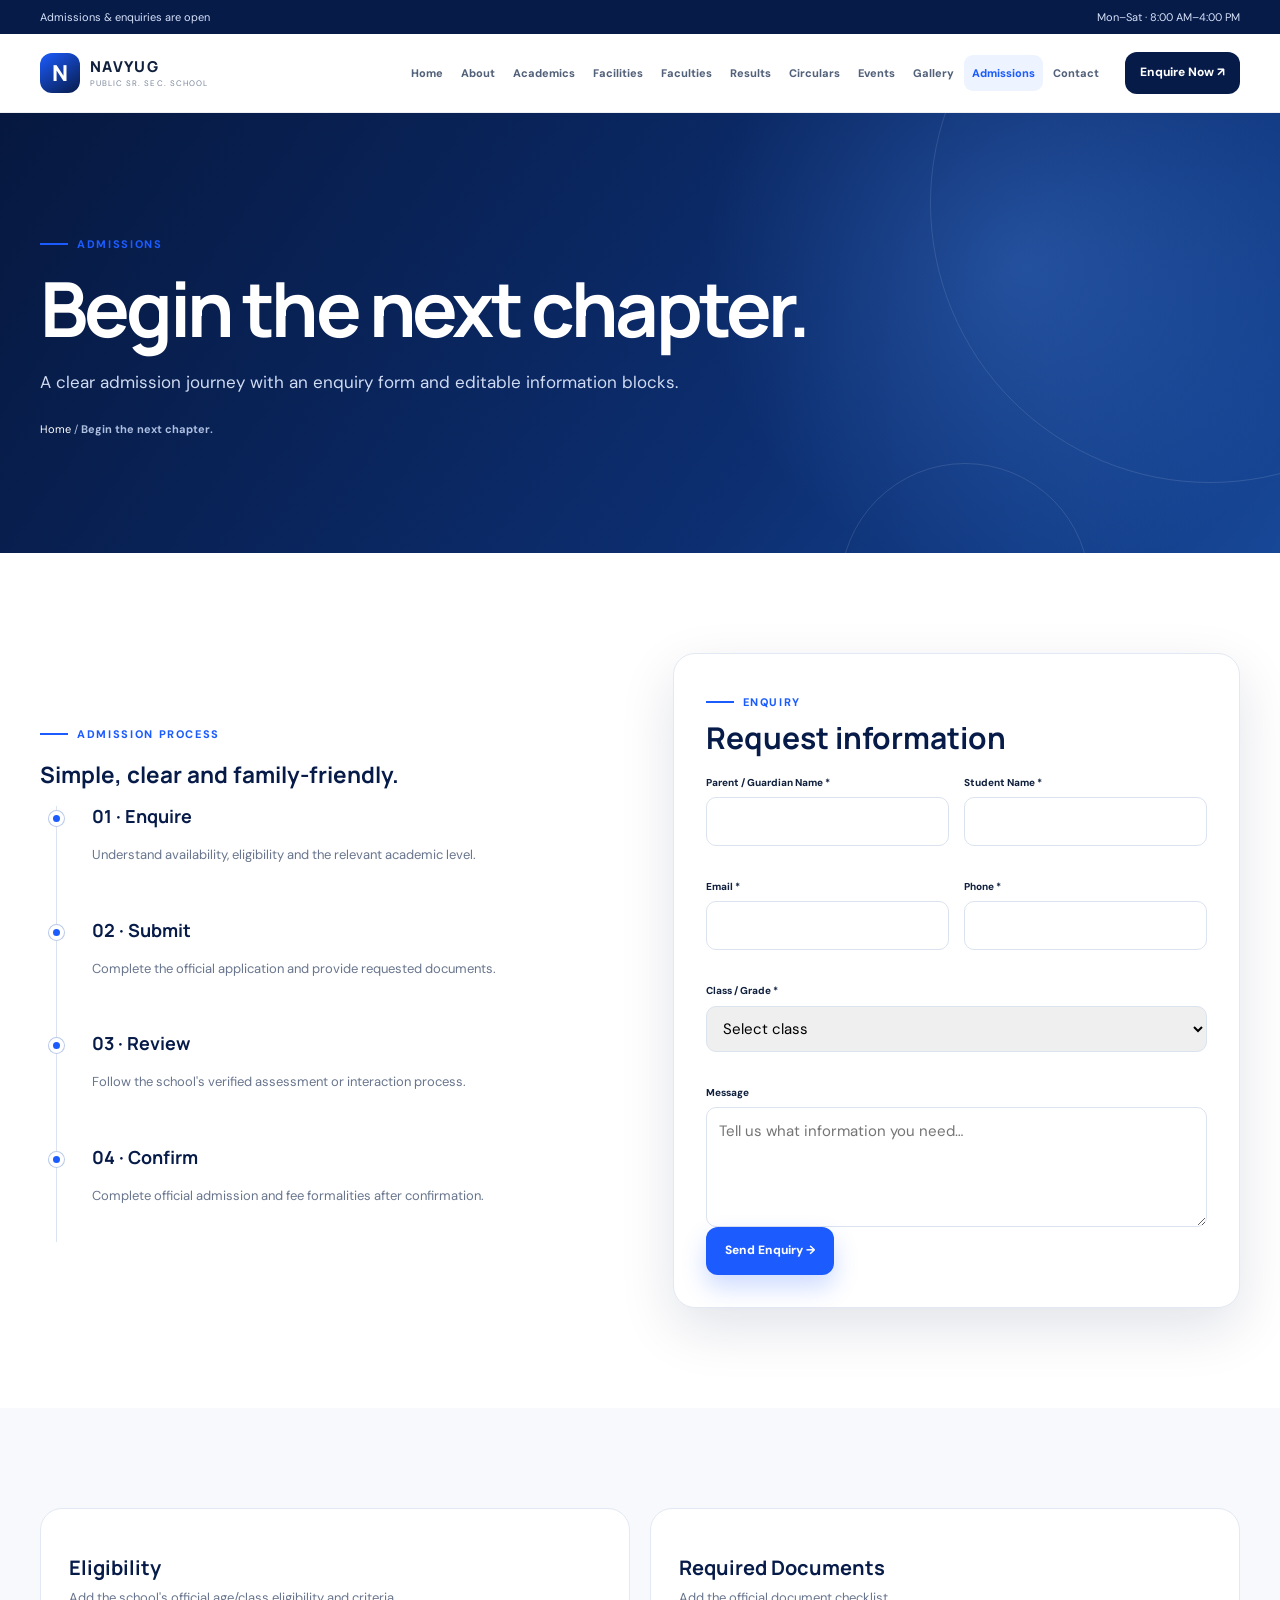
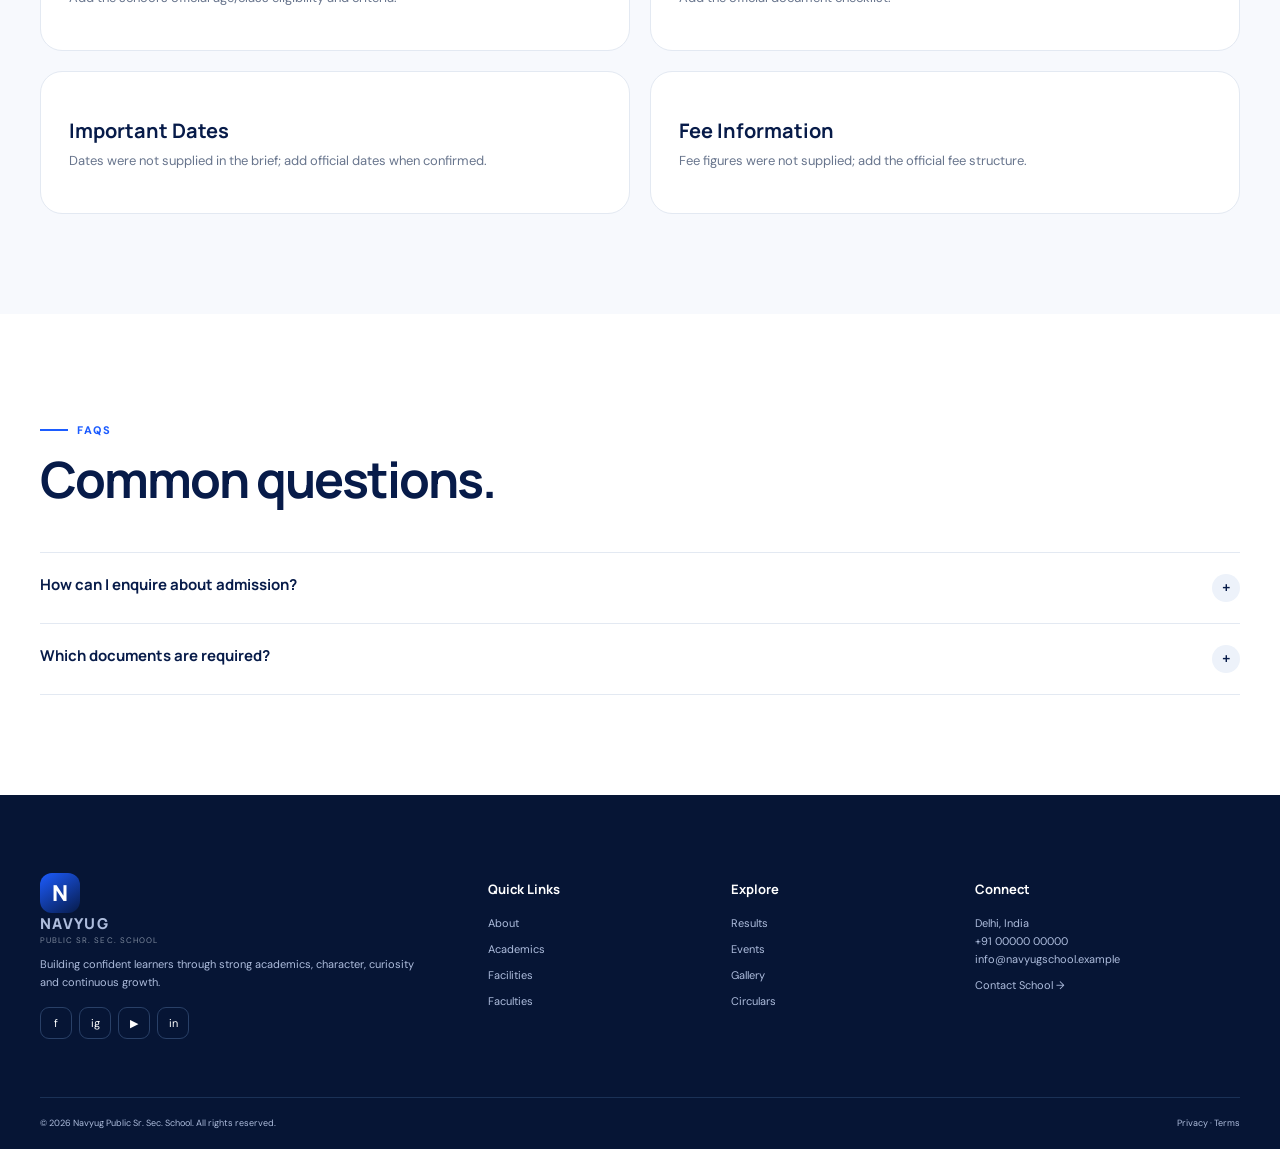
<file: admissions/index.html>
<!DOCTYPE html>
<html lang="en">
 <head>
  <meta charset="utf-8"/>
  <meta content="width=device-width,initial-scale=1" name="viewport"/>
  <meta content="#071b49" name="theme-color"/>
  <meta content="Admissions — Navyug Public Sr. Sec. School" name="description"/>
  <title>
   Admissions | Navyug Public Sr. Sec. School
  </title>
  <link href="https://fonts.googleapis.com" rel="preconnect"/>
  <link crossorigin="" href="https://fonts.gstatic.com" rel="preconnect"/>
  <link href="https://fonts.googleapis.com/css2?family=DM+Sans:wght@400;500;600;700;800&amp;family=Manrope:wght@500;600;700;800&amp;display=swap" rel="stylesheet"/>
  <link href="../css/style.css" rel="stylesheet"/>
  <link href="../css/responsive.css" rel="stylesheet"/>
  <link href="../css/animations.css" rel="stylesheet"/>
 </head>
 <body>
  <div class="page-loader">
   <span class="loader-logo">
    N
   </span>
   <div class="loader-line">
    <i>
    </i>
   </div>
  </div>
  <header class="site-header">
   <div class="topbar">
    <div class="container">
     <span>
      Admissions &amp; enquiries are open
     </span>
     <span>
      Mon–Sat · 8:00 AM–4:00 PM
     </span>
    </div>
   </div>
   <nav class="navbar container">
    <a class="brand" href="../index.html">
     <span class="brand-mark">
      N
     </span>
     <span>
      <strong>
       NAVYUG
      </strong>
      <small>
       PUBLIC SR. SEC. SCHOOL
      </small>
     </span>
    </a>
    <button aria-expanded="false" aria-label="Open menu" class="menu-toggle">
     <span>
     </span>
     <span>
     </span>
     <span>
     </span>
    </button>
    <div class="nav-menu">
     <a class="nav-link" href="../index.html">
      Home
     </a>
     <a class="nav-link" href="../about/index.html">
      About
     </a>
     <a class="nav-link" href="../academics/index.html">
      Academics
     </a>
     <a class="nav-link" href="../facilities/index.html">
      Facilities
     </a>
     <a class="nav-link" href="../faculties/index.html">
      Faculties
     </a>
     <a class="nav-link" href="../results/index.html">
      Results
     </a>
     <a class="nav-link" href="../circulars/index.html">
      Circulars
     </a>
     <a class="nav-link" href="../events/index.html">
      Events
     </a>
     <a class="nav-link" href="../gallery/index.html">
      Gallery
     </a>
     <a class="nav-link active" href="../admissions/index.html">
      Admissions
     </a>
     <a class="nav-link" href="../contact/index.html">
      Contact
     </a>
    </div>
    <a class="nav-cta" href="../admissions/index.html">
     Enquire Now ↗
    </a>
   </nav>
  </header>
  <main>
   <section class="page-hero">
    <span class="orb a">
    </span>
    <span class="orb b">
    </span>
    <div class="container page-hero-content">
     <div class="eyebrow reveal">
      Admissions
     </div>
     <h1 class="display reveal">
      Begin the next chapter.
     </h1>
     <p class="hero-lead reveal">
      A clear admission journey with an enquiry form and editable information blocks.
     </p>
     <div class="breadcrumbs reveal">
      <a href="../index.html">
       Home
      </a>
      /
      <strong>
       Begin the next chapter.
      </strong>
     </div>
    </div>
   </section>
   <section class="section">
    <div class="container split">
     <div class="reveal">
      <div class="eyebrow">
       Admission Process
      </div>
      <h2>
       Simple, clear and family-friendly.
      </h2>
      <div class="timeline">
       <div class="timeline-item">
        <span class="timeline-dot">
        </span>
        <h3>
         01 · Enquire
        </h3>
        <p>
         Understand availability, eligibility and the relevant academic level.
        </p>
       </div>
       <div class="timeline-item">
        <span class="timeline-dot">
        </span>
        <h3>
         02 · Submit
        </h3>
        <p>
         Complete the official application and provide requested documents.
        </p>
       </div>
       <div class="timeline-item">
        <span class="timeline-dot">
        </span>
        <h3>
         03 · Review
        </h3>
        <p>
         Follow the school's verified assessment or interaction process.
        </p>
       </div>
       <div class="timeline-item">
        <span class="timeline-dot">
        </span>
        <h3>
         04 · Confirm
        </h3>
        <p>
         Complete official admission and fee formalities after confirmation.
        </p>
       </div>
      </div>
     </div>
     <div class="form-card reveal">
      <div class="eyebrow">
       Enquiry
      </div>
      <h2 style="font-size:30px;margin:10px 0 20px">
       Request information
      </h2>
      <form data-demo="">
       <div class="form-grid">
        <div class="field">
         <label>
          Parent / Guardian Name *
         </label>
         <input required="" type="text"/>
         <small class="error">
         </small>
        </div>
        <div class="field">
         <label>
          Student Name *
         </label>
         <input required="" type="text"/>
         <small class="error">
         </small>
        </div>
        <div class="field">
         <label>
          Email *
         </label>
         <input required="" type="email"/>
         <small class="error">
         </small>
        </div>
        <div class="field">
         <label>
          Phone *
         </label>
         <input required="" type="tel"/>
         <small class="error">
         </small>
        </div>
        <div class="field full">
         <label>
          Class / Grade *
         </label>
         <select required="">
          <option value="">
           Select class
          </option>
          <option>
           Primary
          </option>
          <option>
           Middle School
          </option>
          <option>
           Secondary
          </option>
          <option>
           Senior Secondary
          </option>
         </select>
         <small class="error">
         </small>
        </div>
        <div class="field full">
         <label>
          Message
         </label>
         <textarea placeholder="Tell us what information you need…"></textarea>
        </div>
       </div>
       <button class="btn btn-primary" type="submit">
        Send Enquiry →
       </button>
      </form>
     </div>
    </div>
   </section>
   <section class="section paper">
    <div class="container cards-2">
     <article class="info-card reveal">
      <h3>
       Eligibility
      </h3>
      <p>
       Add the school's official age/class eligibility and criteria.
      </p>
     </article>
     <article class="info-card reveal">
      <h3>
       Required Documents
      </h3>
      <p>
       Add the official document checklist.
      </p>
     </article>
     <article class="info-card reveal">
      <h3>
       Important Dates
      </h3>
      <p>
       Dates were not supplied in the brief; add official dates when confirmed.
      </p>
     </article>
     <article class="info-card reveal">
      <h3>
       Fee Information
      </h3>
      <p>
       Fee figures were not supplied; add the official fee structure.
      </p>
     </article>
    </div>
   </section>
   <section class="section">
    <div class="container">
     <div class="section-head reveal">
      <div class="eyebrow">
       FAQs
      </div>
      <h2>
       Common questions.
      </h2>
     </div>
     <div class="accordion">
      <div class="accordion-item reveal">
       <button class="accordion-trigger">
        How can I enquire about admission?
        <span>
         +
        </span>
       </button>
       <div class="accordion-panel">
        <p>
         Use the enquiry form or verified contact details.
        </p>
       </div>
      </div>
      <div class="accordion-item reveal">
       <button class="accordion-trigger">
        Which documents are required?
        <span>
         +
        </span>
       </button>
       <div class="accordion-panel">
        <p>
         The final checklist should come from official admission instructions.
        </p>
       </div>
      </div>
     </div>
    </div>
   </section>
  </main>
  <footer class="site-footer">
   <div class="container footer-grid">
    <div class="footer-brand">
     <a class="brand" href="../index.html">
      <span class="brand-mark">
       N
      </span>
      <span>
       <strong>
        NAVYUG
       </strong>
       <small>
        PUBLIC SR. SEC. SCHOOL
       </small>
      </span>
     </a>
     <p>
      Building confident learners through strong academics, character, curiosity and continuous growth.
     </p>
     <div class="social-row">
      <a href="#">
       f
      </a>
      <a href="#">
       ig
      </a>
      <a href="#">
       ▶
      </a>
      <a href="#">
       in
      </a>
     </div>
    </div>
    <div>
     <h4>
      Quick Links
     </h4>
     <a href="../about/index.html">
      About
     </a>
     <a href="../academics/index.html">
      Academics
     </a>
     <a href="../facilities/index.html">
      Facilities
     </a>
     <a href="../faculties/index.html">
      Faculties
     </a>
    </div>
    <div>
     <h4>
      Explore
     </h4>
     <a href="../results/index.html">
      Results
     </a>
     <a href="../events/index.html">
      Events
     </a>
     <a href="../gallery/index.html">
      Gallery
     </a>
     <a href="../circulars/index.html">
      Circulars
     </a>
    </div>
    <div>
     <h4>
      Connect
     </h4>
     <p>
      Delhi, India
      <br/>
      +91 00000 00000
      <br/>
      info@navyugschool.example
     </p>
     <a href="../contact/index.html">
      Contact School →
     </a>
    </div>
   </div>
   <div class="container footer-bottom">
    <span>
     © 2026 Navyug Public Sr. Sec. School. All rights reserved.
    </span>
    <span>
     Privacy · Terms
    </span>
   </div>
  </footer>
  <div class="toast">
  </div>
  <script src="../js/main.js">
  </script>
  <script src="../js/navigation.js">
  </script>
  <script src="../js/animations.js">
  </script>
 </body>
</html>
</file>
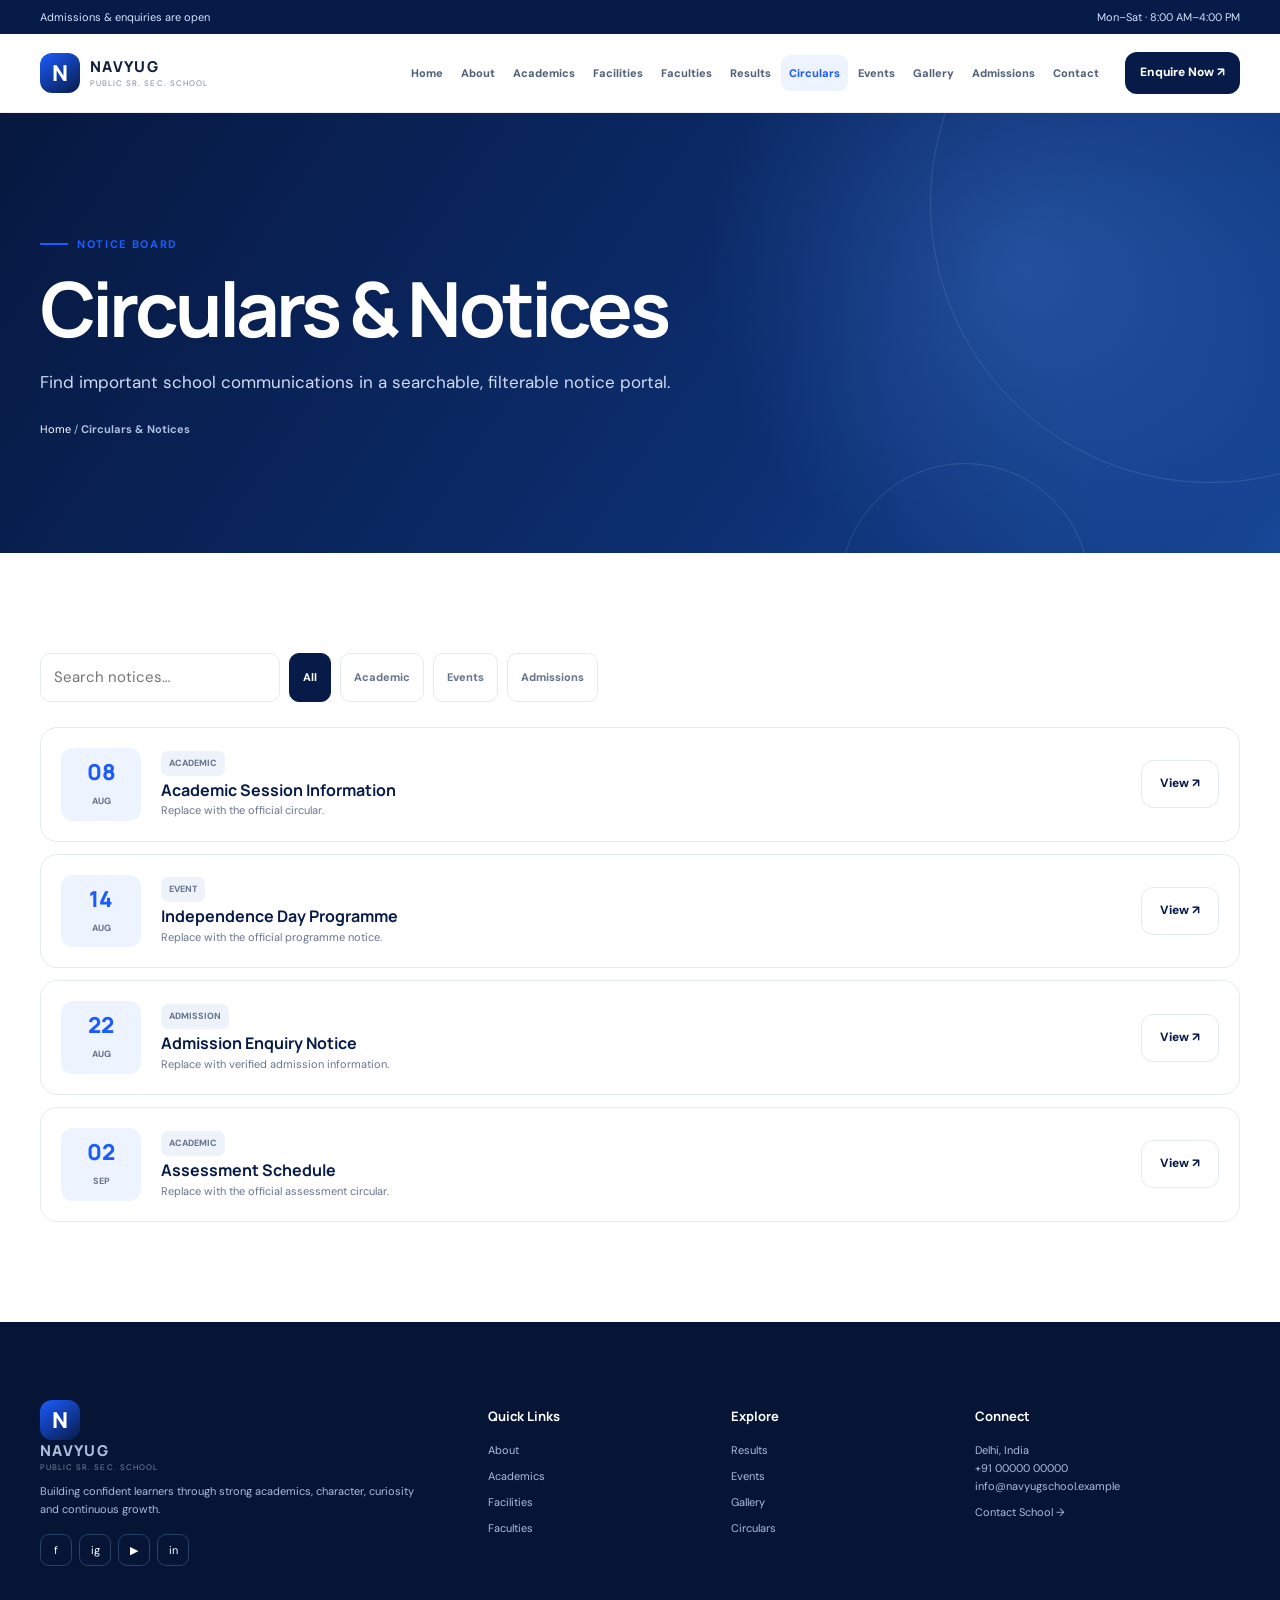
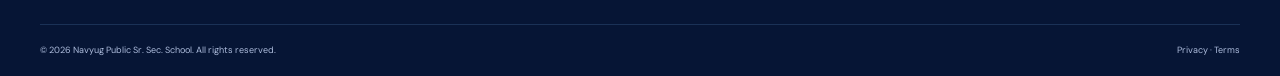
<file: circulars/index.html>
<!DOCTYPE html>
<html lang="en">
 <head>
  <meta charset="utf-8"/>
  <meta content="width=device-width,initial-scale=1" name="viewport"/>
  <meta content="#071b49" name="theme-color"/>
  <meta content="Circulars &amp; Notices — Navyug Public Sr. Sec. School" name="description"/>
  <title>
   Circulars &amp; Notices | Navyug Public Sr. Sec. School
  </title>
  <link href="https://fonts.googleapis.com" rel="preconnect"/>
  <link crossorigin="" href="https://fonts.gstatic.com" rel="preconnect"/>
  <link href="https://fonts.googleapis.com/css2?family=DM+Sans:wght@400;500;600;700;800&amp;family=Manrope:wght@500;600;700;800&amp;display=swap" rel="stylesheet"/>
  <link href="../css/style.css" rel="stylesheet"/>
  <link href="../css/responsive.css" rel="stylesheet"/>
  <link href="../css/animations.css" rel="stylesheet"/>
 </head>
 <body>
  <div class="page-loader">
   <span class="loader-logo">
    N
   </span>
   <div class="loader-line">
    <i>
    </i>
   </div>
  </div>
  <header class="site-header">
   <div class="topbar">
    <div class="container">
     <span>
      Admissions &amp; enquiries are open
     </span>
     <span>
      Mon–Sat · 8:00 AM–4:00 PM
     </span>
    </div>
   </div>
   <nav class="navbar container">
    <a class="brand" href="../index.html">
     <span class="brand-mark">
      N
     </span>
     <span>
      <strong>
       NAVYUG
      </strong>
      <small>
       PUBLIC SR. SEC. SCHOOL
      </small>
     </span>
    </a>
    <button aria-expanded="false" aria-label="Open menu" class="menu-toggle">
     <span>
     </span>
     <span>
     </span>
     <span>
     </span>
    </button>
    <div class="nav-menu">
     <a class="nav-link" href="../index.html">
      Home
     </a>
     <a class="nav-link" href="../about/index.html">
      About
     </a>
     <a class="nav-link" href="../academics/index.html">
      Academics
     </a>
     <a class="nav-link" href="../facilities/index.html">
      Facilities
     </a>
     <a class="nav-link" href="../faculties/index.html">
      Faculties
     </a>
     <a class="nav-link" href="../results/index.html">
      Results
     </a>
     <a class="nav-link active" href="../circulars/index.html">
      Circulars
     </a>
     <a class="nav-link" href="../events/index.html">
      Events
     </a>
     <a class="nav-link" href="../gallery/index.html">
      Gallery
     </a>
     <a class="nav-link" href="../admissions/index.html">
      Admissions
     </a>
     <a class="nav-link" href="../contact/index.html">
      Contact
     </a>
    </div>
    <a class="nav-cta" href="../admissions/index.html">
     Enquire Now ↗
    </a>
   </nav>
  </header>
  <main>
   <section class="page-hero">
    <span class="orb a">
    </span>
    <span class="orb b">
    </span>
    <div class="container page-hero-content">
     <div class="eyebrow reveal">
      Notice Board
     </div>
     <h1 class="display reveal">
      Circulars &amp; Notices
     </h1>
     <p class="hero-lead reveal">
      Find important school communications in a searchable, filterable notice portal.
     </p>
     <div class="breadcrumbs reveal">
      <a href="../index.html">
       Home
      </a>
      /
      <strong>
       Circulars &amp; Notices
      </strong>
     </div>
    </div>
   </section>
   <section class="section">
    <div class="container">
     <div class="filter-bar">
      <input class="search" id="noticeSearch" placeholder="Search notices…"/>
      <button class="filter-btn active" data-filter="all">
       All
      </button>
      <button class="filter-btn" data-filter="academic">
       Academic
      </button>
      <button class="filter-btn" data-filter="event">
       Events
      </button>
      <button class="filter-btn" data-filter="admission">
       Admissions
      </button>
     </div>
     <div class="notice-list">
      <article class="notice reveal" data-group="academic" data-search="Academic Session Information Replace with the official circular.">
       <div class="date-box">
        <strong>
         08
        </strong>
        <span>
         AUG
        </span>
       </div>
       <div>
        <span class="tag">
         academic
        </span>
        <h3>
         Academic Session Information
        </h3>
        <p>
         Replace with the official circular.
        </p>
       </div>
       <button class="btn btn-light" onclick="showToast('Demo notice — connect an official PDF/link here.')">
        View ↗
       </button>
      </article>
      <article class="notice reveal" data-group="event" data-search="Independence Day Programme Replace with the official programme notice.">
       <div class="date-box">
        <strong>
         14
        </strong>
        <span>
         AUG
        </span>
       </div>
       <div>
        <span class="tag">
         event
        </span>
        <h3>
         Independence Day Programme
        </h3>
        <p>
         Replace with the official programme notice.
        </p>
       </div>
       <button class="btn btn-light" onclick="showToast('Demo notice — connect an official PDF/link here.')">
        View ↗
       </button>
      </article>
      <article class="notice reveal" data-group="admission" data-search="Admission Enquiry Notice Replace with verified admission information.">
       <div class="date-box">
        <strong>
         22
        </strong>
        <span>
         AUG
        </span>
       </div>
       <div>
        <span class="tag">
         admission
        </span>
        <h3>
         Admission Enquiry Notice
        </h3>
        <p>
         Replace with verified admission information.
        </p>
       </div>
       <button class="btn btn-light" onclick="showToast('Demo notice — connect an official PDF/link here.')">
        View ↗
       </button>
      </article>
      <article class="notice reveal" data-group="academic" data-search="Assessment Schedule Replace with the official assessment circular.">
       <div class="date-box">
        <strong>
         02
        </strong>
        <span>
         SEP
        </span>
       </div>
       <div>
        <span class="tag">
         academic
        </span>
        <h3>
         Assessment Schedule
        </h3>
        <p>
         Replace with the official assessment circular.
        </p>
       </div>
       <button class="btn btn-light" onclick="showToast('Demo notice — connect an official PDF/link here.')">
        View ↗
       </button>
      </article>
     </div>
    </div>
   </section>
  </main>
  <footer class="site-footer">
   <div class="container footer-grid">
    <div class="footer-brand">
     <a class="brand" href="../index.html">
      <span class="brand-mark">
       N
      </span>
      <span>
       <strong>
        NAVYUG
       </strong>
       <small>
        PUBLIC SR. SEC. SCHOOL
       </small>
      </span>
     </a>
     <p>
      Building confident learners through strong academics, character, curiosity and continuous growth.
     </p>
     <div class="social-row">
      <a href="#">
       f
      </a>
      <a href="#">
       ig
      </a>
      <a href="#">
       ▶
      </a>
      <a href="#">
       in
      </a>
     </div>
    </div>
    <div>
     <h4>
      Quick Links
     </h4>
     <a href="../about/index.html">
      About
     </a>
     <a href="../academics/index.html">
      Academics
     </a>
     <a href="../facilities/index.html">
      Facilities
     </a>
     <a href="../faculties/index.html">
      Faculties
     </a>
    </div>
    <div>
     <h4>
      Explore
     </h4>
     <a href="../results/index.html">
      Results
     </a>
     <a href="../events/index.html">
      Events
     </a>
     <a href="../gallery/index.html">
      Gallery
     </a>
     <a href="../circulars/index.html">
      Circulars
     </a>
    </div>
    <div>
     <h4>
      Connect
     </h4>
     <p>
      Delhi, India
      <br/>
      +91 00000 00000
      <br/>
      info@navyugschool.example
     </p>
     <a href="../contact/index.html">
      Contact School →
     </a>
    </div>
   </div>
   <div class="container footer-bottom">
    <span>
     © 2026 Navyug Public Sr. Sec. School. All rights reserved.
    </span>
    <span>
     Privacy · Terms
    </span>
   </div>
  </footer>
  <div class="toast">
  </div>
  <script src="../js/main.js">
  </script>
  <script src="../js/navigation.js">
  </script>
  <script src="../js/animations.js">
  </script>
 </body>
</html>
</file>
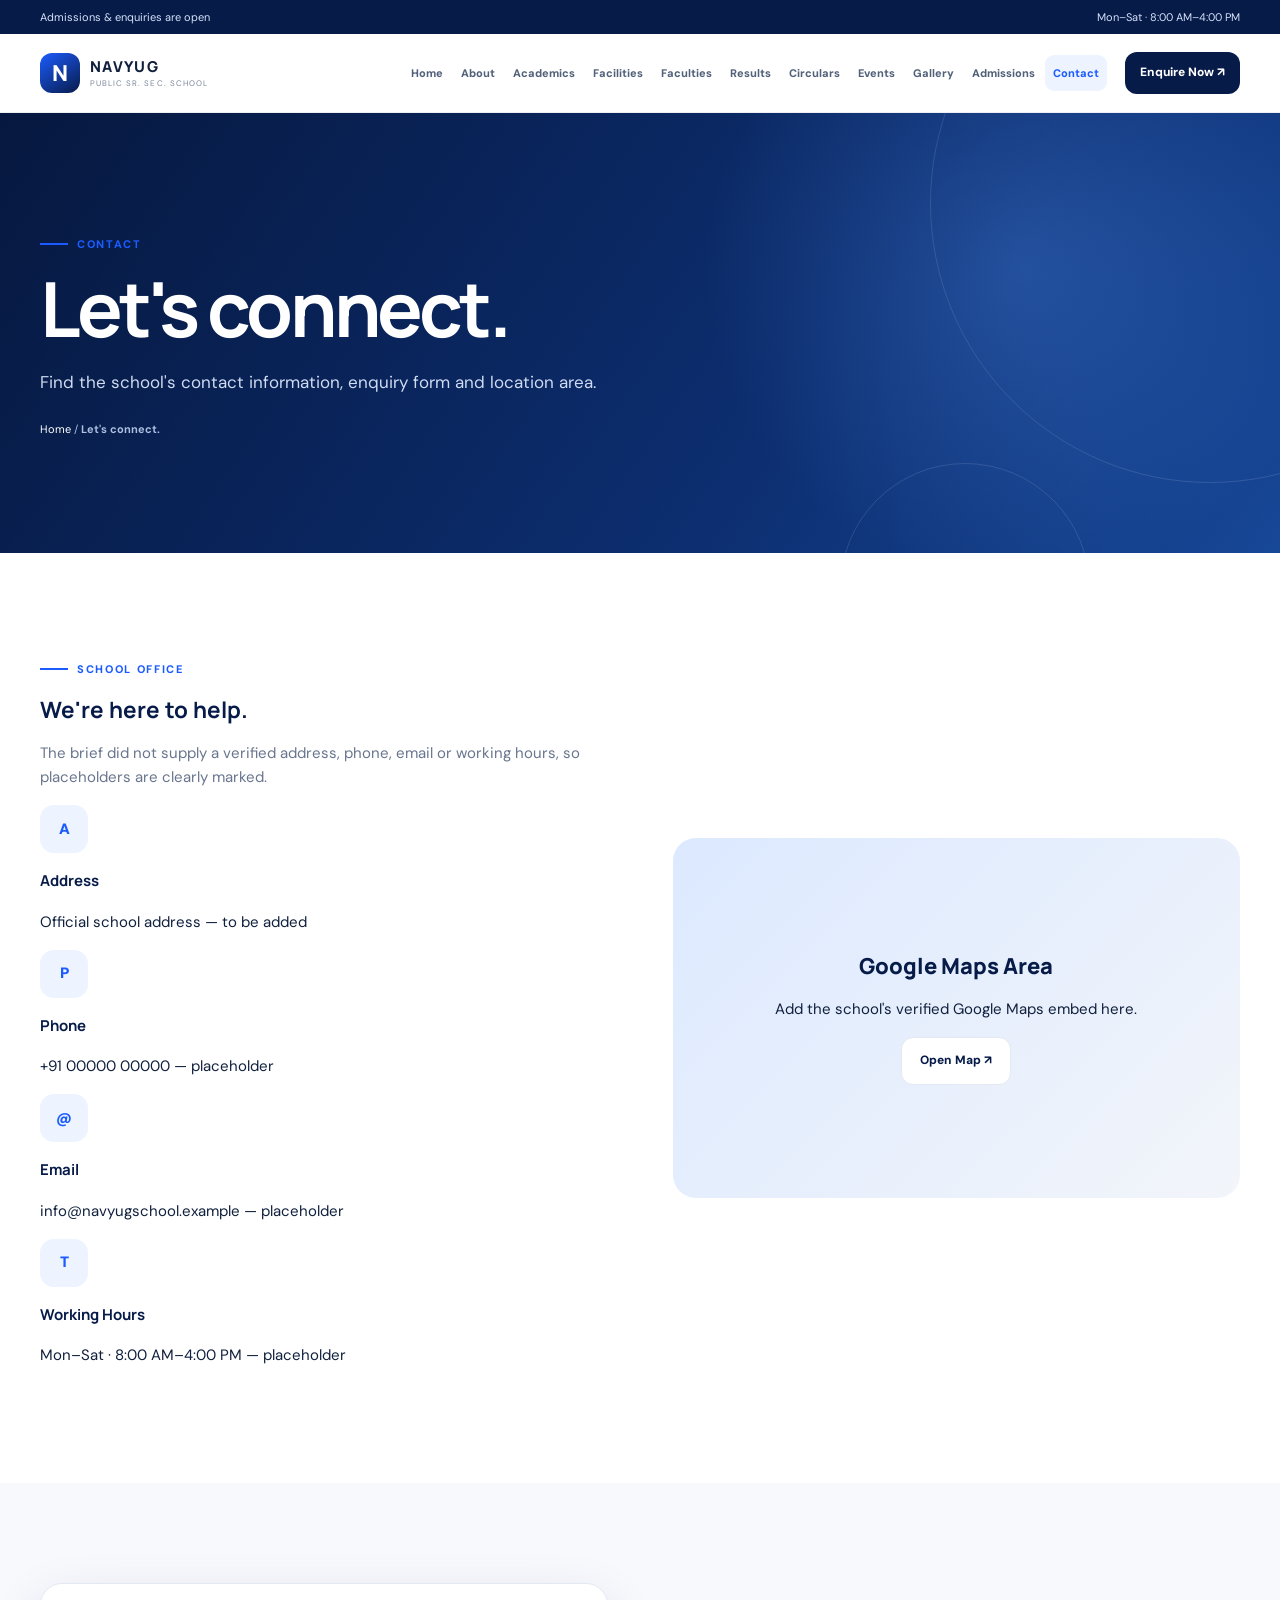
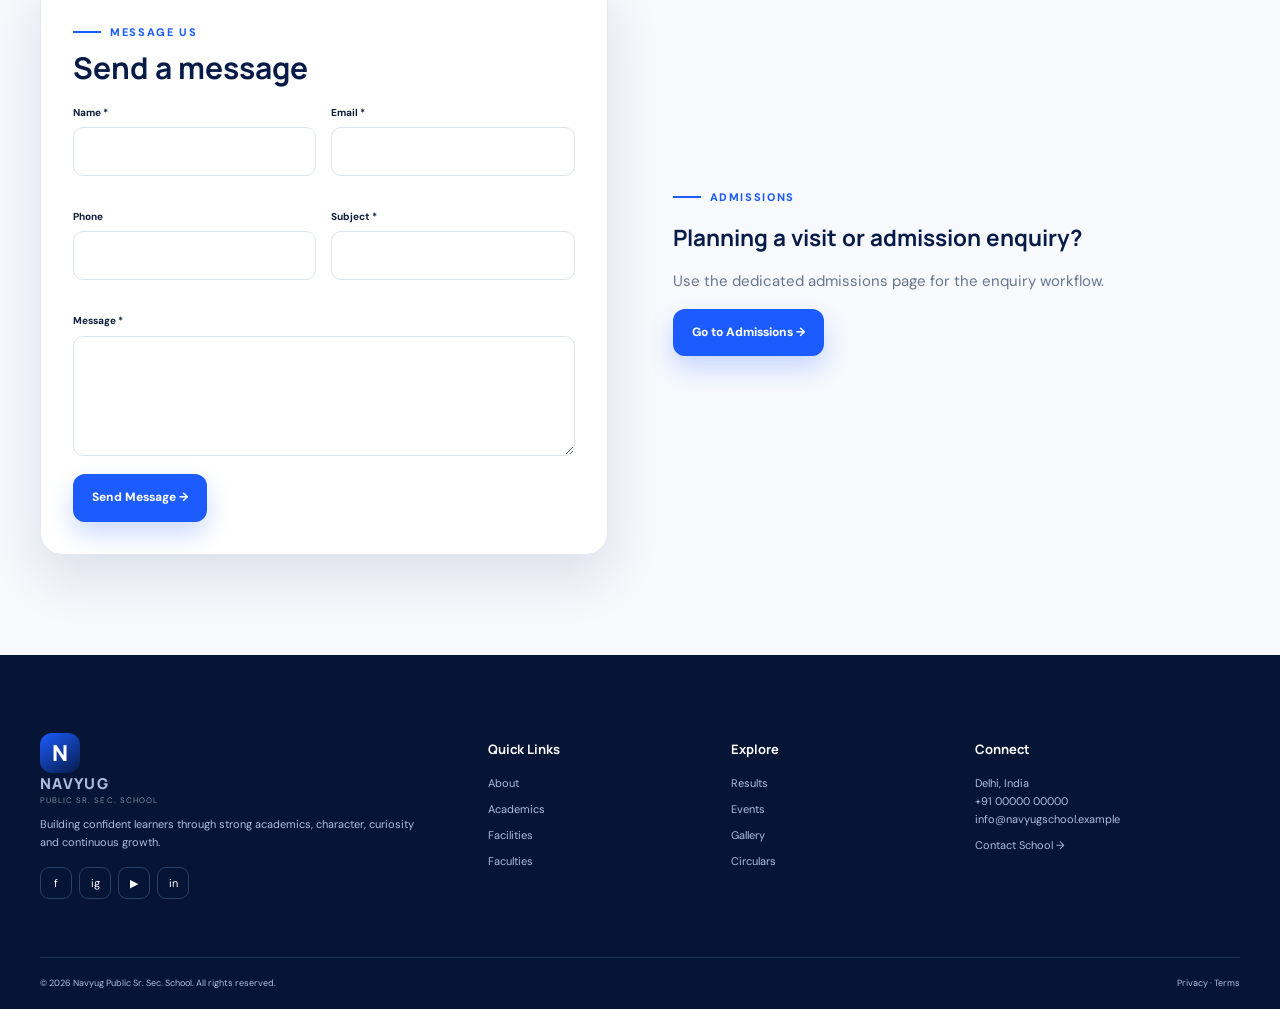
<file: contact/index.html>
<!DOCTYPE html>
<html lang="en">
 <head>
  <meta charset="utf-8"/>
  <meta content="width=device-width,initial-scale=1" name="viewport"/>
  <meta content="#071b49" name="theme-color"/>
  <meta content="Contact — Navyug Public Sr. Sec. School" name="description"/>
  <title>
   Contact | Navyug Public Sr. Sec. School
  </title>
  <link href="https://fonts.googleapis.com" rel="preconnect"/>
  <link crossorigin="" href="https://fonts.gstatic.com" rel="preconnect"/>
  <link href="https://fonts.googleapis.com/css2?family=DM+Sans:wght@400;500;600;700;800&amp;family=Manrope:wght@500;600;700;800&amp;display=swap" rel="stylesheet"/>
  <link href="../css/style.css" rel="stylesheet"/>
  <link href="../css/responsive.css" rel="stylesheet"/>
  <link href="../css/animations.css" rel="stylesheet"/>
 </head>
 <body>
  <div class="page-loader">
   <span class="loader-logo">
    N
   </span>
   <div class="loader-line">
    <i>
    </i>
   </div>
  </div>
  <header class="site-header">
   <div class="topbar">
    <div class="container">
     <span>
      Admissions &amp; enquiries are open
     </span>
     <span>
      Mon–Sat · 8:00 AM–4:00 PM
     </span>
    </div>
   </div>
   <nav class="navbar container">
    <a class="brand" href="../index.html">
     <span class="brand-mark">
      N
     </span>
     <span>
      <strong>
       NAVYUG
      </strong>
      <small>
       PUBLIC SR. SEC. SCHOOL
      </small>
     </span>
    </a>
    <button aria-expanded="false" aria-label="Open menu" class="menu-toggle">
     <span>
     </span>
     <span>
     </span>
     <span>
     </span>
    </button>
    <div class="nav-menu">
     <a class="nav-link" href="../index.html">
      Home
     </a>
     <a class="nav-link" href="../about/index.html">
      About
     </a>
     <a class="nav-link" href="../academics/index.html">
      Academics
     </a>
     <a class="nav-link" href="../facilities/index.html">
      Facilities
     </a>
     <a class="nav-link" href="../faculties/index.html">
      Faculties
     </a>
     <a class="nav-link" href="../results/index.html">
      Results
     </a>
     <a class="nav-link" href="../circulars/index.html">
      Circulars
     </a>
     <a class="nav-link" href="../events/index.html">
      Events
     </a>
     <a class="nav-link" href="../gallery/index.html">
      Gallery
     </a>
     <a class="nav-link" href="../admissions/index.html">
      Admissions
     </a>
     <a class="nav-link active" href="../contact/index.html">
      Contact
     </a>
    </div>
    <a class="nav-cta" href="../admissions/index.html">
     Enquire Now ↗
    </a>
   </nav>
  </header>
  <main>
   <section class="page-hero">
    <span class="orb a">
    </span>
    <span class="orb b">
    </span>
    <div class="container page-hero-content">
     <div class="eyebrow reveal">
      Contact
     </div>
     <h1 class="display reveal">
      Let's connect.
     </h1>
     <p class="hero-lead reveal">
      Find the school's contact information, enquiry form and location area.
     </p>
     <div class="breadcrumbs reveal">
      <a href="../index.html">
       Home
      </a>
      /
      <strong>
       Let's connect.
      </strong>
     </div>
    </div>
   </section>
   <section class="section">
    <div class="container split">
     <div class="reveal">
      <div class="eyebrow">
       School Office
      </div>
      <h2>
       We're here to help.
      </h2>
      <p class="muted">
       The brief did not supply a verified address, phone, email or working hours, so placeholders are clearly marked.
      </p>
      <div class="contact-list">
       <div class="contact-item">
        <div class="icon-box">
         A
        </div>
        <div>
         <h4>
          Address
         </h4>
         <p>
          Official school address — to be added
         </p>
        </div>
       </div>
       <div class="contact-item">
        <div class="icon-box">
         P
        </div>
        <div>
         <h4>
          Phone
         </h4>
         <p>
          +91 00000 00000 — placeholder
         </p>
        </div>
       </div>
       <div class="contact-item">
        <div class="icon-box">
         @
        </div>
        <div>
         <h4>
          Email
         </h4>
         <p>
          info@navyugschool.example — placeholder
         </p>
        </div>
       </div>
       <div class="contact-item">
        <div class="icon-box">
         T
        </div>
        <div>
         <h4>
          Working Hours
         </h4>
         <p>
          Mon–Sat · 8:00 AM–4:00 PM — placeholder
         </p>
        </div>
       </div>
      </div>
     </div>
     <div class="map-box reveal">
      <div>
       <strong>
        Google Maps Area
       </strong>
       <p>
        Add the school's verified Google Maps embed here.
       </p>
       <a class="btn btn-light" href="#" onclick="showToast('Add the official Google Maps URL here.');return false">
        Open Map ↗
       </a>
      </div>
     </div>
    </div>
   </section>
   <section class="section paper">
    <div class="container split">
     <div class="form-card reveal">
      <div class="eyebrow">
       Message Us
      </div>
      <h2 style="font-size:30px;margin:10px 0 20px">
       Send a message
      </h2>
      <form data-demo="">
       <div class="form-grid">
        <div class="field">
         <label>
          Name *
         </label>
         <input required=""/>
         <small class="error">
         </small>
        </div>
        <div class="field">
         <label>
          Email *
         </label>
         <input required="" type="email"/>
         <small class="error">
         </small>
        </div>
        <div class="field">
         <label>
          Phone
         </label>
         <input type="tel"/>
         <small class="error">
         </small>
        </div>
        <div class="field">
         <label>
          Subject *
         </label>
         <input required=""/>
         <small class="error">
         </small>
        </div>
        <div class="field full">
         <label>
          Message *
         </label>
         <textarea required=""></textarea>
         <small class="error">
         </small>
        </div>
       </div>
       <button class="btn btn-primary" type="submit">
        Send Message →
       </button>
      </form>
     </div>
     <div class="reveal">
      <div class="eyebrow">
       Admissions
      </div>
      <h2>
       Planning a visit or admission enquiry?
      </h2>
      <p class="muted">
       Use the dedicated admissions page for the enquiry workflow.
      </p>
      <a class="btn btn-primary" href="../admissions/index.html">
       Go to Admissions →
      </a>
     </div>
    </div>
   </section>
  </main>
  <footer class="site-footer">
   <div class="container footer-grid">
    <div class="footer-brand">
     <a class="brand" href="../index.html">
      <span class="brand-mark">
       N
      </span>
      <span>
       <strong>
        NAVYUG
       </strong>
       <small>
        PUBLIC SR. SEC. SCHOOL
       </small>
      </span>
     </a>
     <p>
      Building confident learners through strong academics, character, curiosity and continuous growth.
     </p>
     <div class="social-row">
      <a href="#">
       f
      </a>
      <a href="#">
       ig
      </a>
      <a href="#">
       ▶
      </a>
      <a href="#">
       in
      </a>
     </div>
    </div>
    <div>
     <h4>
      Quick Links
     </h4>
     <a href="../about/index.html">
      About
     </a>
     <a href="../academics/index.html">
      Academics
     </a>
     <a href="../facilities/index.html">
      Facilities
     </a>
     <a href="../faculties/index.html">
      Faculties
     </a>
    </div>
    <div>
     <h4>
      Explore
     </h4>
     <a href="../results/index.html">
      Results
     </a>
     <a href="../events/index.html">
      Events
     </a>
     <a href="../gallery/index.html">
      Gallery
     </a>
     <a href="../circulars/index.html">
      Circulars
     </a>
    </div>
    <div>
     <h4>
      Connect
     </h4>
     <p>
      Delhi, India
      <br/>
      +91 00000 00000
      <br/>
      info@navyugschool.example
     </p>
     <a href="../contact/index.html">
      Contact School →
     </a>
    </div>
   </div>
   <div class="container footer-bottom">
    <span>
     © 2026 Navyug Public Sr. Sec. School. All rights reserved.
    </span>
    <span>
     Privacy · Terms
    </span>
   </div>
  </footer>
  <div class="toast">
  </div>
  <script src="../js/main.js">
  </script>
  <script src="../js/navigation.js">
  </script>
  <script src="../js/animations.js">
  </script>
 </body>
</html>
</file>
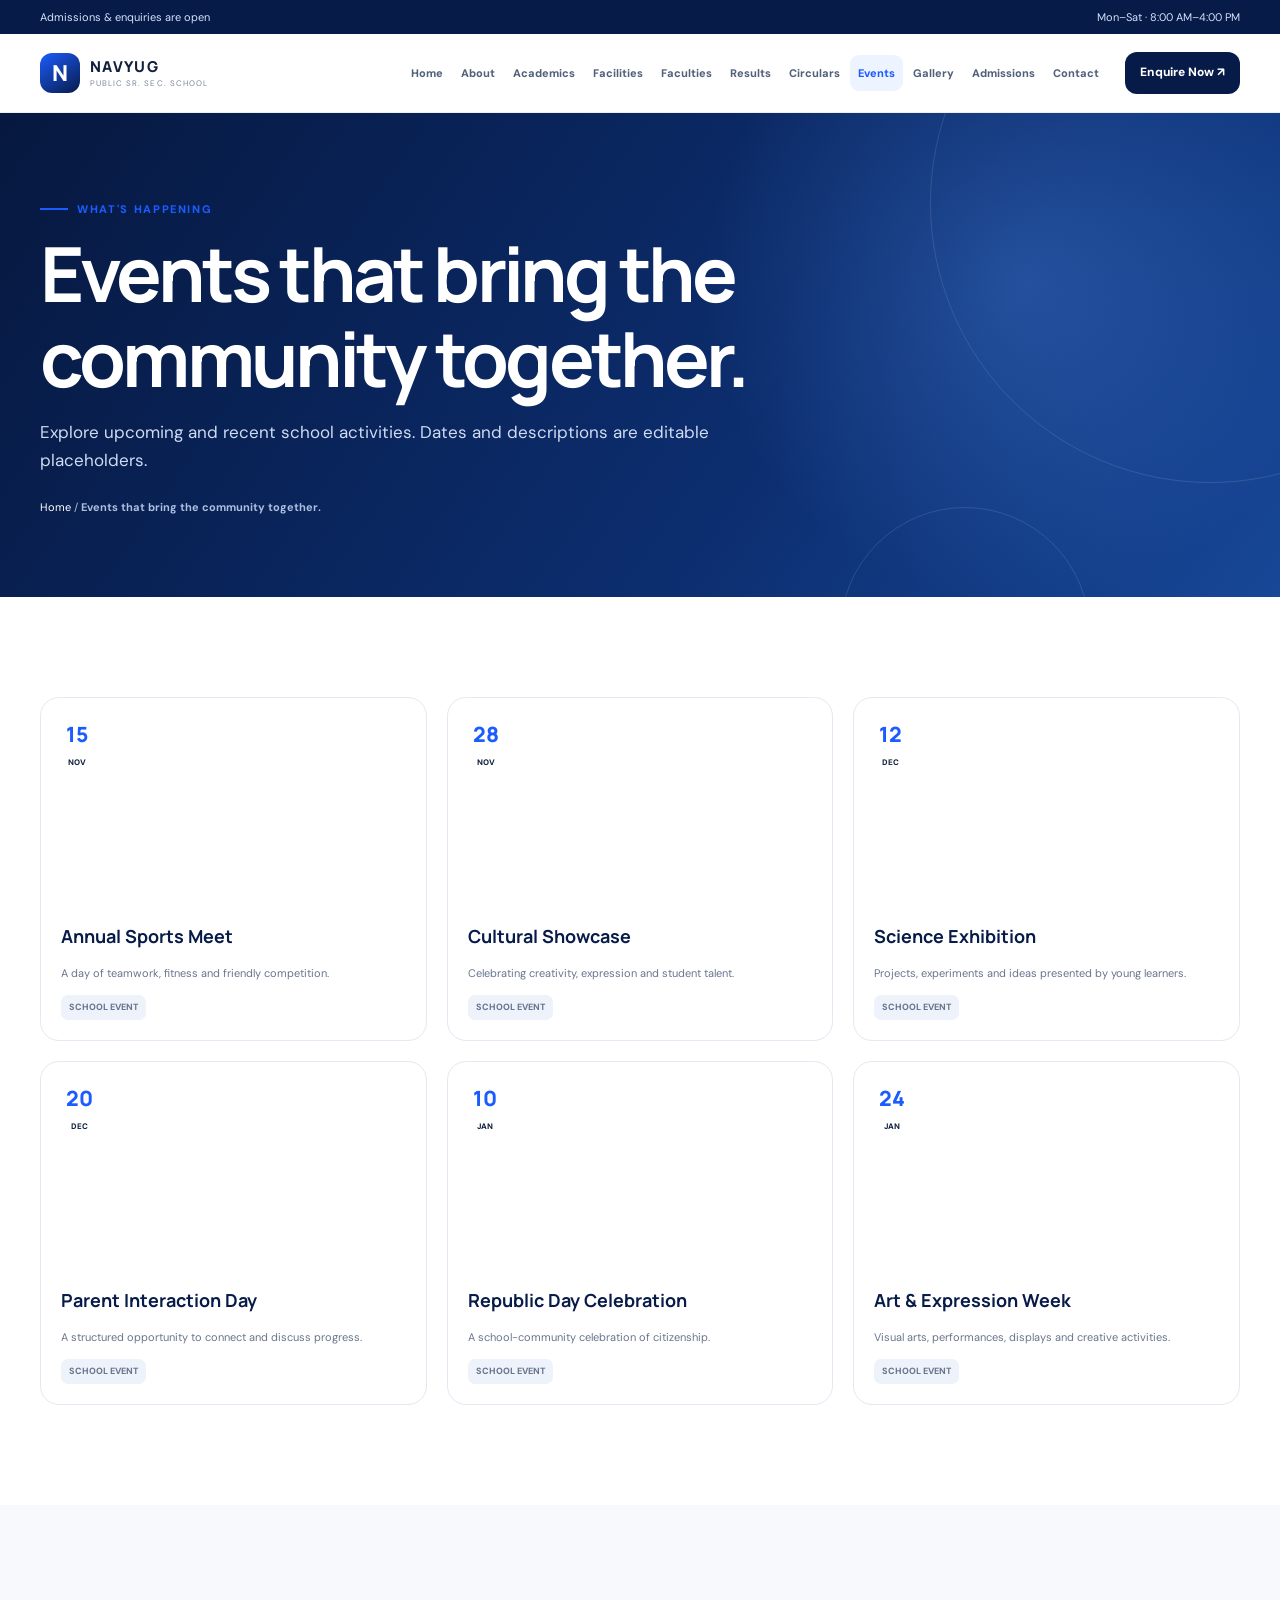
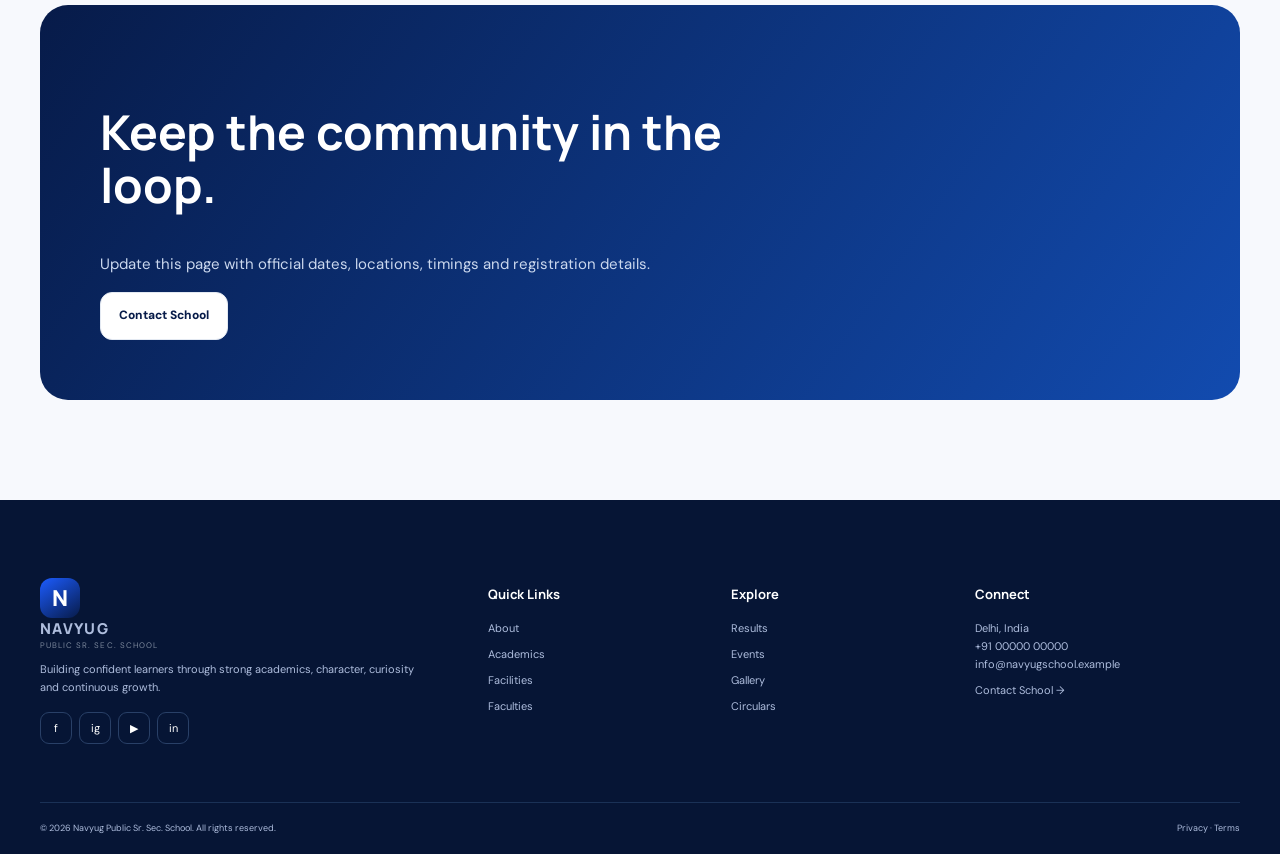
<file: events/index.html>
<!DOCTYPE html>
<html lang="en">
 <head>
  <meta charset="utf-8"/>
  <meta content="width=device-width,initial-scale=1" name="viewport"/>
  <meta content="#071b49" name="theme-color"/>
  <meta content="Events — Navyug Public Sr. Sec. School" name="description"/>
  <title>
   Events | Navyug Public Sr. Sec. School
  </title>
  <link href="https://fonts.googleapis.com" rel="preconnect"/>
  <link crossorigin="" href="https://fonts.gstatic.com" rel="preconnect"/>
  <link href="https://fonts.googleapis.com/css2?family=DM+Sans:wght@400;500;600;700;800&amp;family=Manrope:wght@500;600;700;800&amp;display=swap" rel="stylesheet"/>
  <link href="../css/style.css" rel="stylesheet"/>
  <link href="../css/responsive.css" rel="stylesheet"/>
  <link href="../css/animations.css" rel="stylesheet"/>
 </head>
 <body>
  <div class="page-loader">
   <span class="loader-logo">
    N
   </span>
   <div class="loader-line">
    <i>
    </i>
   </div>
  </div>
  <header class="site-header">
   <div class="topbar">
    <div class="container">
     <span>
      Admissions &amp; enquiries are open
     </span>
     <span>
      Mon–Sat · 8:00 AM–4:00 PM
     </span>
    </div>
   </div>
   <nav class="navbar container">
    <a class="brand" href="../index.html">
     <span class="brand-mark">
      N
     </span>
     <span>
      <strong>
       NAVYUG
      </strong>
      <small>
       PUBLIC SR. SEC. SCHOOL
      </small>
     </span>
    </a>
    <button aria-expanded="false" aria-label="Open menu" class="menu-toggle">
     <span>
     </span>
     <span>
     </span>
     <span>
     </span>
    </button>
    <div class="nav-menu">
     <a class="nav-link" href="../index.html">
      Home
     </a>
     <a class="nav-link" href="../about/index.html">
      About
     </a>
     <a class="nav-link" href="../academics/index.html">
      Academics
     </a>
     <a class="nav-link" href="../facilities/index.html">
      Facilities
     </a>
     <a class="nav-link" href="../faculties/index.html">
      Faculties
     </a>
     <a class="nav-link" href="../results/index.html">
      Results
     </a>
     <a class="nav-link" href="../circulars/index.html">
      Circulars
     </a>
     <a class="nav-link active" href="../events/index.html">
      Events
     </a>
     <a class="nav-link" href="../gallery/index.html">
      Gallery
     </a>
     <a class="nav-link" href="../admissions/index.html">
      Admissions
     </a>
     <a class="nav-link" href="../contact/index.html">
      Contact
     </a>
    </div>
    <a class="nav-cta" href="../admissions/index.html">
     Enquire Now ↗
    </a>
   </nav>
  </header>
  <main>
   <section class="page-hero">
    <span class="orb a">
    </span>
    <span class="orb b">
    </span>
    <div class="container page-hero-content">
     <div class="eyebrow reveal">
      What's Happening
     </div>
     <h1 class="display reveal">
      Events that bring the community together.
     </h1>
     <p class="hero-lead reveal">
      Explore upcoming and recent school activities. Dates and descriptions are editable placeholders.
     </p>
     <div class="breadcrumbs reveal">
      <a href="../index.html">
       Home
      </a>
      /
      <strong>
       Events that bring the community together.
      </strong>
     </div>
    </div>
   </section>
   <section class="section">
    <div class="container">
     <div class="event-grid">
      <article class="event-card reveal">
       <div class="event-img" style="background-image:url(https://images.unsplash.com/photo-1461896836934-ffe607ba8211?auto=format&amp;fit=crop&amp;w=1000&amp;q=80)">
        <div class="event-date">
         <strong>
          15
         </strong>
         <span>
          NOV
         </span>
        </div>
       </div>
       <div class="event-body">
        <h3>
         Annual Sports Meet
        </h3>
        <p>
         A day of teamwork, fitness and friendly competition.
        </p>
        <span class="tag">
         School Event
        </span>
       </div>
      </article>
      <article class="event-card reveal">
       <div class="event-img" style="background-image:url(https://images.unsplash.com/photo-1503095396549-807759245b35?auto=format&amp;fit=crop&amp;w=1000&amp;q=80)">
        <div class="event-date">
         <strong>
          28
         </strong>
         <span>
          NOV
         </span>
        </div>
       </div>
       <div class="event-body">
        <h3>
         Cultural Showcase
        </h3>
        <p>
         Celebrating creativity, expression and student talent.
        </p>
        <span class="tag">
         School Event
        </span>
       </div>
      </article>
      <article class="event-card reveal">
       <div class="event-img" style="background-image:url(https://images.unsplash.com/photo-1532094349884-543bc11b234d?auto=format&amp;fit=crop&amp;w=1000&amp;q=80)">
        <div class="event-date">
         <strong>
          12
         </strong>
         <span>
          DEC
         </span>
        </div>
       </div>
       <div class="event-body">
        <h3>
         Science Exhibition
        </h3>
        <p>
         Projects, experiments and ideas presented by young learners.
        </p>
        <span class="tag">
         School Event
        </span>
       </div>
      </article>
      <article class="event-card reveal">
       <div class="event-img" style="background-image:url(https://images.unsplash.com/photo-1529390079861-591de354faf5?auto=format&amp;fit=crop&amp;w=1000&amp;q=80)">
        <div class="event-date">
         <strong>
          20
         </strong>
         <span>
          DEC
         </span>
        </div>
       </div>
       <div class="event-body">
        <h3>
         Parent Interaction Day
        </h3>
        <p>
         A structured opportunity to connect and discuss progress.
        </p>
        <span class="tag">
         School Event
        </span>
       </div>
      </article>
      <article class="event-card reveal">
       <div class="event-img" style="background-image:url(https://images.unsplash.com/photo-1532375810709-75b1da00537c?auto=format&amp;fit=crop&amp;w=1000&amp;q=80)">
        <div class="event-date">
         <strong>
          10
         </strong>
         <span>
          JAN
         </span>
        </div>
       </div>
       <div class="event-body">
        <h3>
         Republic Day Celebration
        </h3>
        <p>
         A school-community celebration of citizenship.
        </p>
        <span class="tag">
         School Event
        </span>
       </div>
      </article>
      <article class="event-card reveal">
       <div class="event-img" style="background-image:url(https://images.unsplash.com/photo-1513364776144-60967b0f800f?auto=format&amp;fit=crop&amp;w=1000&amp;q=80)">
        <div class="event-date">
         <strong>
          24
         </strong>
         <span>
          JAN
         </span>
        </div>
       </div>
       <div class="event-body">
        <h3>
         Art &amp; Expression Week
        </h3>
        <p>
         Visual arts, performances, displays and creative activities.
        </p>
        <span class="tag">
         School Event
        </span>
       </div>
      </article>
     </div>
    </div>
   </section>
   <section class="section paper">
    <div class="container cta reveal">
     <h2>
      Keep the community in the loop.
     </h2>
     <p>
      Update this page with official dates, locations, timings and registration details.
     </p>
     <a class="btn btn-light" href="../contact/index.html">
      Contact School
     </a>
    </div>
   </section>
  </main>
  <footer class="site-footer">
   <div class="container footer-grid">
    <div class="footer-brand">
     <a class="brand" href="../index.html">
      <span class="brand-mark">
       N
      </span>
      <span>
       <strong>
        NAVYUG
       </strong>
       <small>
        PUBLIC SR. SEC. SCHOOL
       </small>
      </span>
     </a>
     <p>
      Building confident learners through strong academics, character, curiosity and continuous growth.
     </p>
     <div class="social-row">
      <a href="#">
       f
      </a>
      <a href="#">
       ig
      </a>
      <a href="#">
       ▶
      </a>
      <a href="#">
       in
      </a>
     </div>
    </div>
    <div>
     <h4>
      Quick Links
     </h4>
     <a href="../about/index.html">
      About
     </a>
     <a href="../academics/index.html">
      Academics
     </a>
     <a href="../facilities/index.html">
      Facilities
     </a>
     <a href="../faculties/index.html">
      Faculties
     </a>
    </div>
    <div>
     <h4>
      Explore
     </h4>
     <a href="../results/index.html">
      Results
     </a>
     <a href="../events/index.html">
      Events
     </a>
     <a href="../gallery/index.html">
      Gallery
     </a>
     <a href="../circulars/index.html">
      Circulars
     </a>
    </div>
    <div>
     <h4>
      Connect
     </h4>
     <p>
      Delhi, India
      <br/>
      +91 00000 00000
      <br/>
      info@navyugschool.example
     </p>
     <a href="../contact/index.html">
      Contact School →
     </a>
    </div>
   </div>
   <div class="container footer-bottom">
    <span>
     © 2026 Navyug Public Sr. Sec. School. All rights reserved.
    </span>
    <span>
     Privacy · Terms
    </span>
   </div>
  </footer>
  <div class="toast">
  </div>
  <script src="../js/main.js">
  </script>
  <script src="../js/navigation.js">
  </script>
  <script src="../js/animations.js">
  </script>
 </body>
</html>
</file>
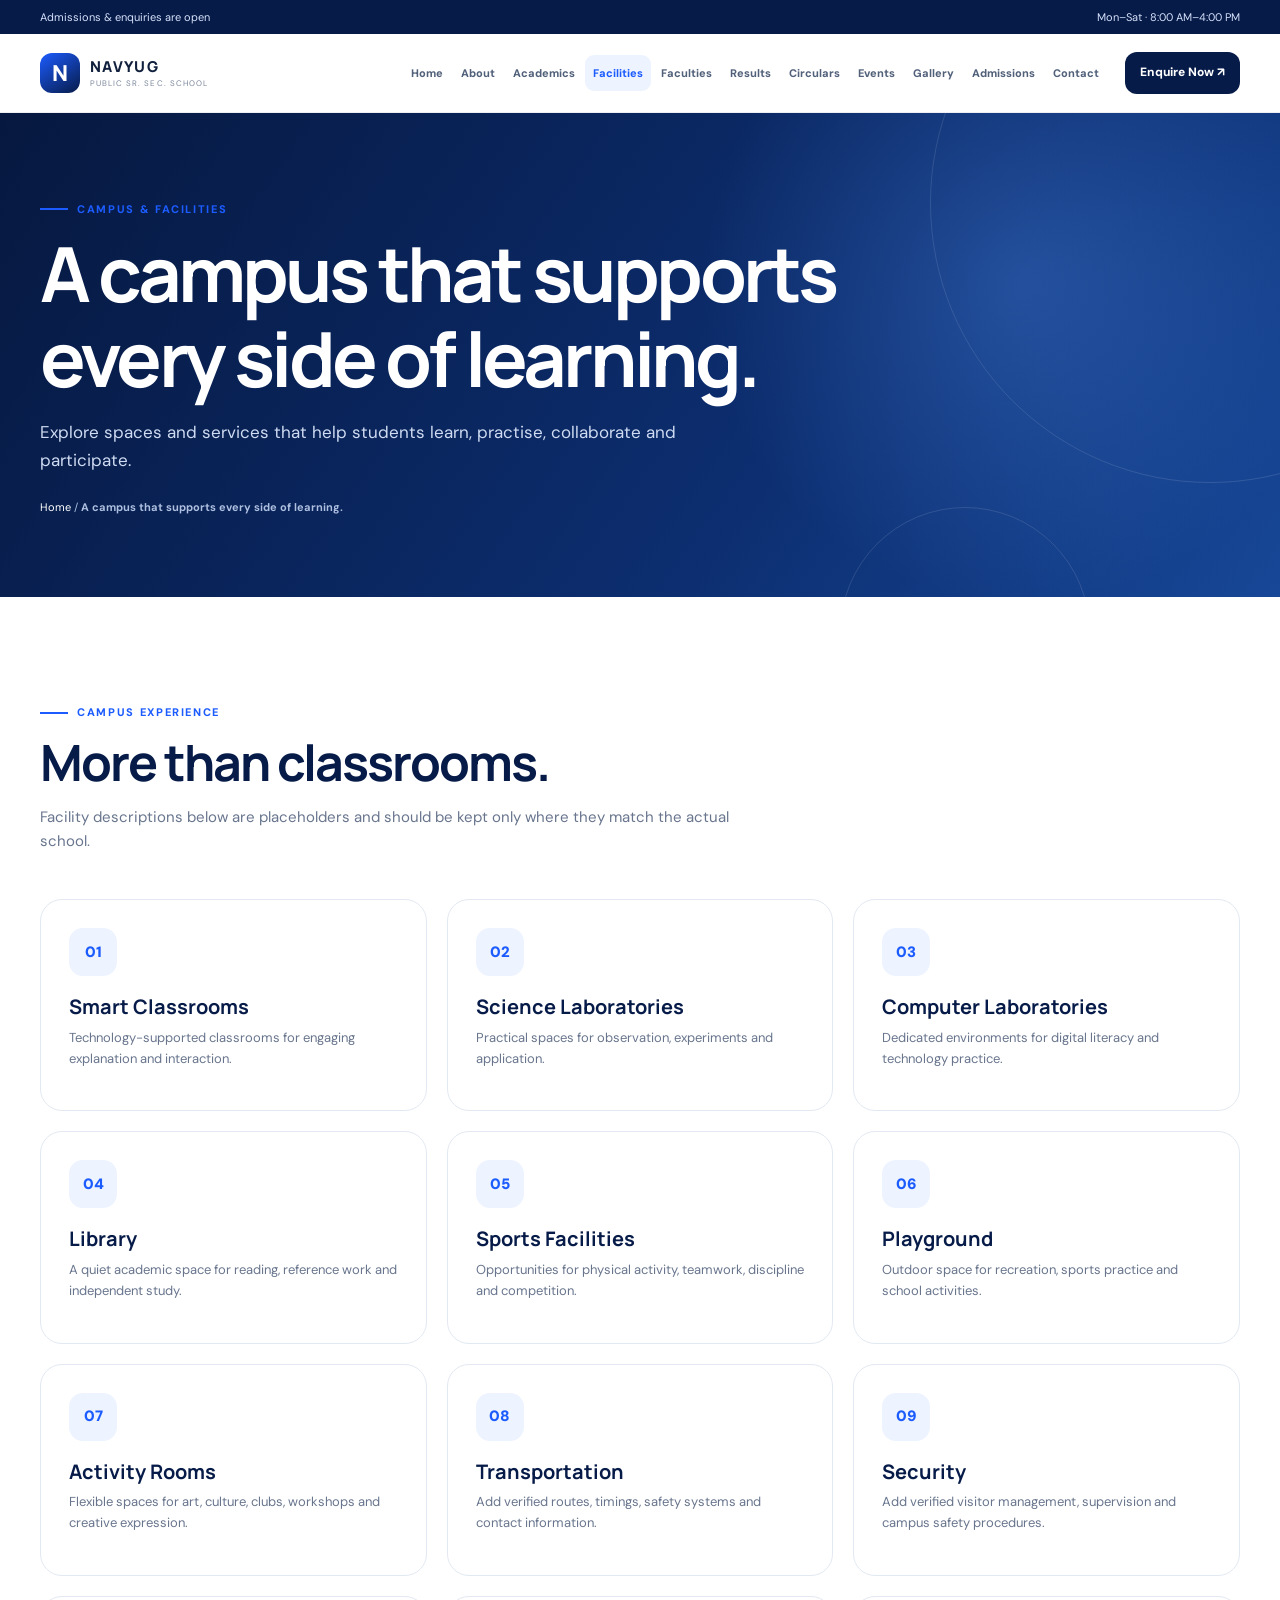
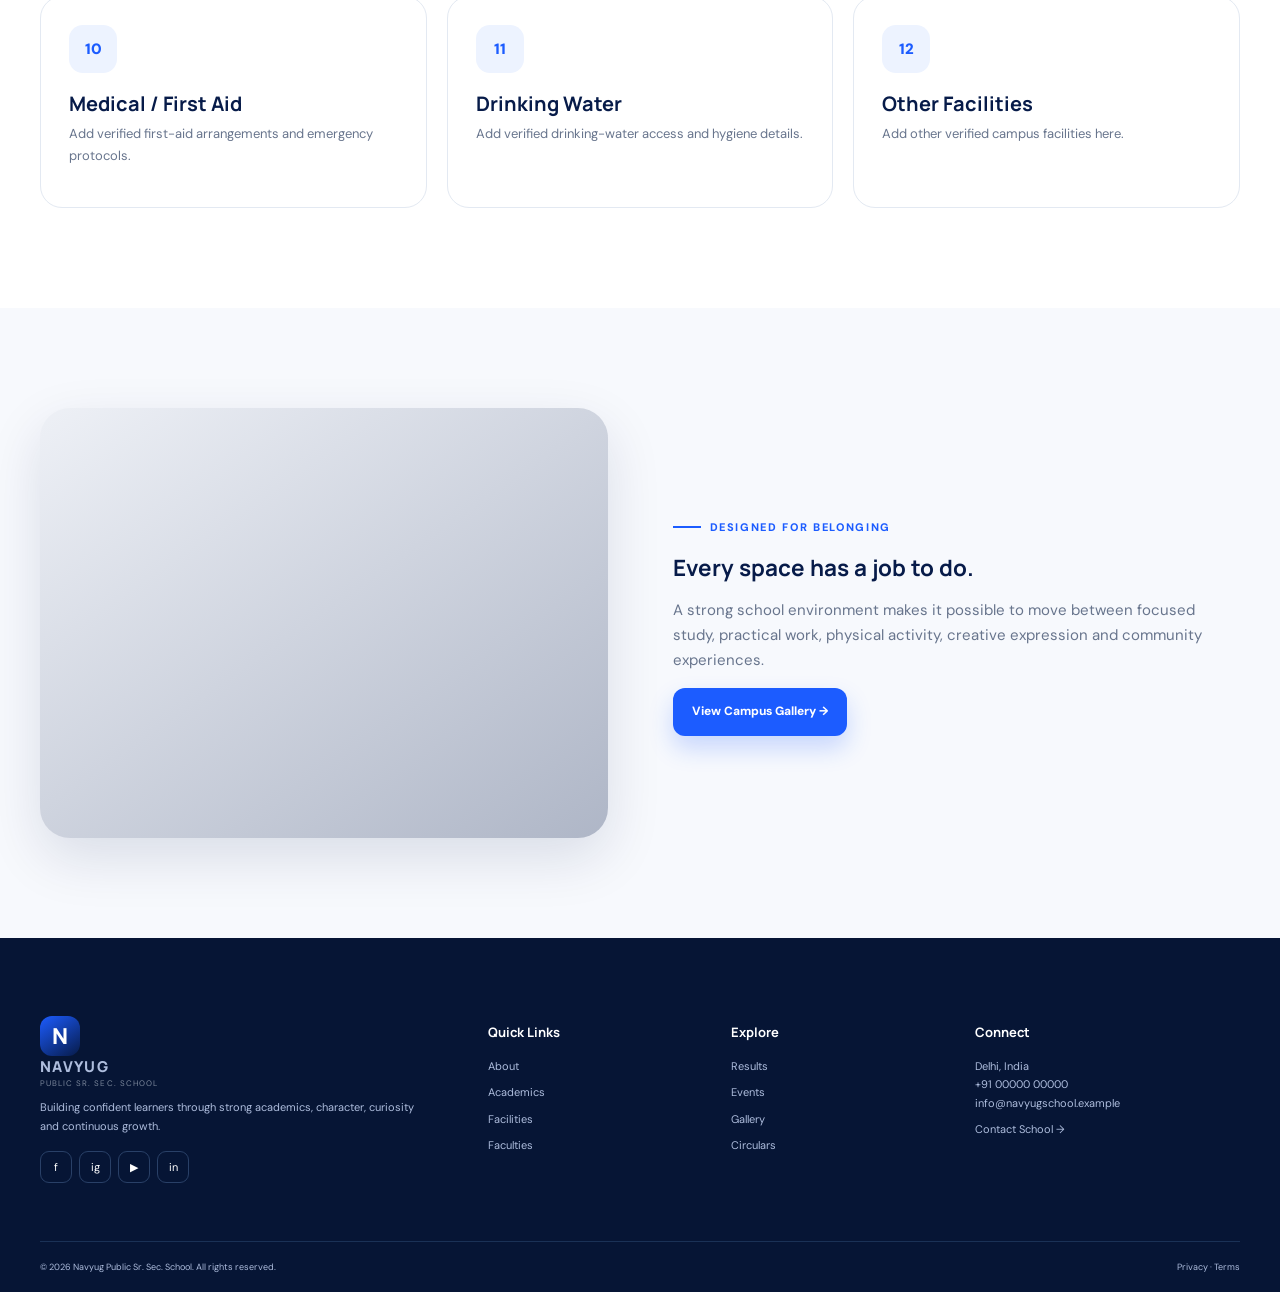
<file: facilities/index.html>
<!DOCTYPE html>
<html lang="en">
 <head>
  <meta charset="utf-8"/>
  <meta content="width=device-width,initial-scale=1" name="viewport"/>
  <meta content="#071b49" name="theme-color"/>
  <meta content="Facilities — Navyug Public Sr. Sec. School" name="description"/>
  <title>
   Facilities | Navyug Public Sr. Sec. School
  </title>
  <link href="https://fonts.googleapis.com" rel="preconnect"/>
  <link crossorigin="" href="https://fonts.gstatic.com" rel="preconnect"/>
  <link href="https://fonts.googleapis.com/css2?family=DM+Sans:wght@400;500;600;700;800&amp;family=Manrope:wght@500;600;700;800&amp;display=swap" rel="stylesheet"/>
  <link href="../css/style.css" rel="stylesheet"/>
  <link href="../css/responsive.css" rel="stylesheet"/>
  <link href="../css/animations.css" rel="stylesheet"/>
 </head>
 <body>
  <div class="page-loader">
   <span class="loader-logo">
    N
   </span>
   <div class="loader-line">
    <i>
    </i>
   </div>
  </div>
  <header class="site-header">
   <div class="topbar">
    <div class="container">
     <span>
      Admissions &amp; enquiries are open
     </span>
     <span>
      Mon–Sat · 8:00 AM–4:00 PM
     </span>
    </div>
   </div>
   <nav class="navbar container">
    <a class="brand" href="../index.html">
     <span class="brand-mark">
      N
     </span>
     <span>
      <strong>
       NAVYUG
      </strong>
      <small>
       PUBLIC SR. SEC. SCHOOL
      </small>
     </span>
    </a>
    <button aria-expanded="false" aria-label="Open menu" class="menu-toggle">
     <span>
     </span>
     <span>
     </span>
     <span>
     </span>
    </button>
    <div class="nav-menu">
     <a class="nav-link" href="../index.html">
      Home
     </a>
     <a class="nav-link" href="../about/index.html">
      About
     </a>
     <a class="nav-link" href="../academics/index.html">
      Academics
     </a>
     <a class="nav-link active" href="../facilities/index.html">
      Facilities
     </a>
     <a class="nav-link" href="../faculties/index.html">
      Faculties
     </a>
     <a class="nav-link" href="../results/index.html">
      Results
     </a>
     <a class="nav-link" href="../circulars/index.html">
      Circulars
     </a>
     <a class="nav-link" href="../events/index.html">
      Events
     </a>
     <a class="nav-link" href="../gallery/index.html">
      Gallery
     </a>
     <a class="nav-link" href="../admissions/index.html">
      Admissions
     </a>
     <a class="nav-link" href="../contact/index.html">
      Contact
     </a>
    </div>
    <a class="nav-cta" href="../admissions/index.html">
     Enquire Now ↗
    </a>
   </nav>
  </header>
  <main>
   <section class="page-hero">
    <span class="orb a">
    </span>
    <span class="orb b">
    </span>
    <div class="container page-hero-content">
     <div class="eyebrow reveal">
      Campus &amp; Facilities
     </div>
     <h1 class="display reveal">
      A campus that supports every side of learning.
     </h1>
     <p class="hero-lead reveal">
      Explore spaces and services that help students learn, practise, collaborate and participate.
     </p>
     <div class="breadcrumbs reveal">
      <a href="../index.html">
       Home
      </a>
      /
      <strong>
       A campus that supports every side of learning.
      </strong>
     </div>
    </div>
   </section>
   <section class="section">
    <div class="container">
     <div class="section-head reveal">
      <div class="eyebrow">
       Campus Experience
      </div>
      <h2>
       More than classrooms.
      </h2>
      <p>
       Facility descriptions below are placeholders and should be kept only where they match the actual school.
      </p>
     </div>
     <div class="feature-grid">
      <article class="feature-card reveal">
       <div class="icon-box">
        01
       </div>
       <h3>
        Smart Classrooms
       </h3>
       <p>
        Technology-supported classrooms for engaging explanation and interaction.
       </p>
      </article>
      <article class="feature-card reveal">
       <div class="icon-box">
        02
       </div>
       <h3>
        Science Laboratories
       </h3>
       <p>
        Practical spaces for observation, experiments and application.
       </p>
      </article>
      <article class="feature-card reveal">
       <div class="icon-box">
        03
       </div>
       <h3>
        Computer Laboratories
       </h3>
       <p>
        Dedicated environments for digital literacy and technology practice.
       </p>
      </article>
      <article class="feature-card reveal">
       <div class="icon-box">
        04
       </div>
       <h3>
        Library
       </h3>
       <p>
        A quiet academic space for reading, reference work and independent study.
       </p>
      </article>
      <article class="feature-card reveal">
       <div class="icon-box">
        05
       </div>
       <h3>
        Sports Facilities
       </h3>
       <p>
        Opportunities for physical activity, teamwork, discipline and competition.
       </p>
      </article>
      <article class="feature-card reveal">
       <div class="icon-box">
        06
       </div>
       <h3>
        Playground
       </h3>
       <p>
        Outdoor space for recreation, sports practice and school activities.
       </p>
      </article>
      <article class="feature-card reveal">
       <div class="icon-box">
        07
       </div>
       <h3>
        Activity Rooms
       </h3>
       <p>
        Flexible spaces for art, culture, clubs, workshops and creative expression.
       </p>
      </article>
      <article class="feature-card reveal">
       <div class="icon-box">
        08
       </div>
       <h3>
        Transportation
       </h3>
       <p>
        Add verified routes, timings, safety systems and contact information.
       </p>
      </article>
      <article class="feature-card reveal">
       <div class="icon-box">
        09
       </div>
       <h3>
        Security
       </h3>
       <p>
        Add verified visitor management, supervision and campus safety procedures.
       </p>
      </article>
      <article class="feature-card reveal">
       <div class="icon-box">
        10
       </div>
       <h3>
        Medical / First Aid
       </h3>
       <p>
        Add verified first-aid arrangements and emergency protocols.
       </p>
      </article>
      <article class="feature-card reveal">
       <div class="icon-box">
        11
       </div>
       <h3>
        Drinking Water
       </h3>
       <p>
        Add verified drinking-water access and hygiene details.
       </p>
      </article>
      <article class="feature-card reveal">
       <div class="icon-box">
        12
       </div>
       <h3>
        Other Facilities
       </h3>
       <p>
        Add other verified campus facilities here.
       </p>
      </article>
     </div>
    </div>
   </section>
   <section class="section paper">
    <div class="container split">
     <div class="visual-panel photo reveal">
     </div>
     <div class="reveal">
      <div class="eyebrow">
       Designed for belonging
      </div>
      <h2>
       Every space has a job to do.
      </h2>
      <p class="muted">
       A strong school environment makes it possible to move between focused study, practical work, physical activity, creative expression and community experiences.
      </p>
      <a class="btn btn-primary" href="../gallery/index.html">
       View Campus Gallery →
      </a>
     </div>
    </div>
   </section>
  </main>
  <footer class="site-footer">
   <div class="container footer-grid">
    <div class="footer-brand">
     <a class="brand" href="../index.html">
      <span class="brand-mark">
       N
      </span>
      <span>
       <strong>
        NAVYUG
       </strong>
       <small>
        PUBLIC SR. SEC. SCHOOL
       </small>
      </span>
     </a>
     <p>
      Building confident learners through strong academics, character, curiosity and continuous growth.
     </p>
     <div class="social-row">
      <a href="#">
       f
      </a>
      <a href="#">
       ig
      </a>
      <a href="#">
       ▶
      </a>
      <a href="#">
       in
      </a>
     </div>
    </div>
    <div>
     <h4>
      Quick Links
     </h4>
     <a href="../about/index.html">
      About
     </a>
     <a href="../academics/index.html">
      Academics
     </a>
     <a href="../facilities/index.html">
      Facilities
     </a>
     <a href="../faculties/index.html">
      Faculties
     </a>
    </div>
    <div>
     <h4>
      Explore
     </h4>
     <a href="../results/index.html">
      Results
     </a>
     <a href="../events/index.html">
      Events
     </a>
     <a href="../gallery/index.html">
      Gallery
     </a>
     <a href="../circulars/index.html">
      Circulars
     </a>
    </div>
    <div>
     <h4>
      Connect
     </h4>
     <p>
      Delhi, India
      <br/>
      +91 00000 00000
      <br/>
      info@navyugschool.example
     </p>
     <a href="../contact/index.html">
      Contact School →
     </a>
    </div>
   </div>
   <div class="container footer-bottom">
    <span>
     © 2026 Navyug Public Sr. Sec. School. All rights reserved.
    </span>
    <span>
     Privacy · Terms
    </span>
   </div>
  </footer>
  <div class="toast">
  </div>
  <script src="../js/main.js">
  </script>
  <script src="../js/navigation.js">
  </script>
  <script src="../js/animations.js">
  </script>
 </body>
</html>
</file>
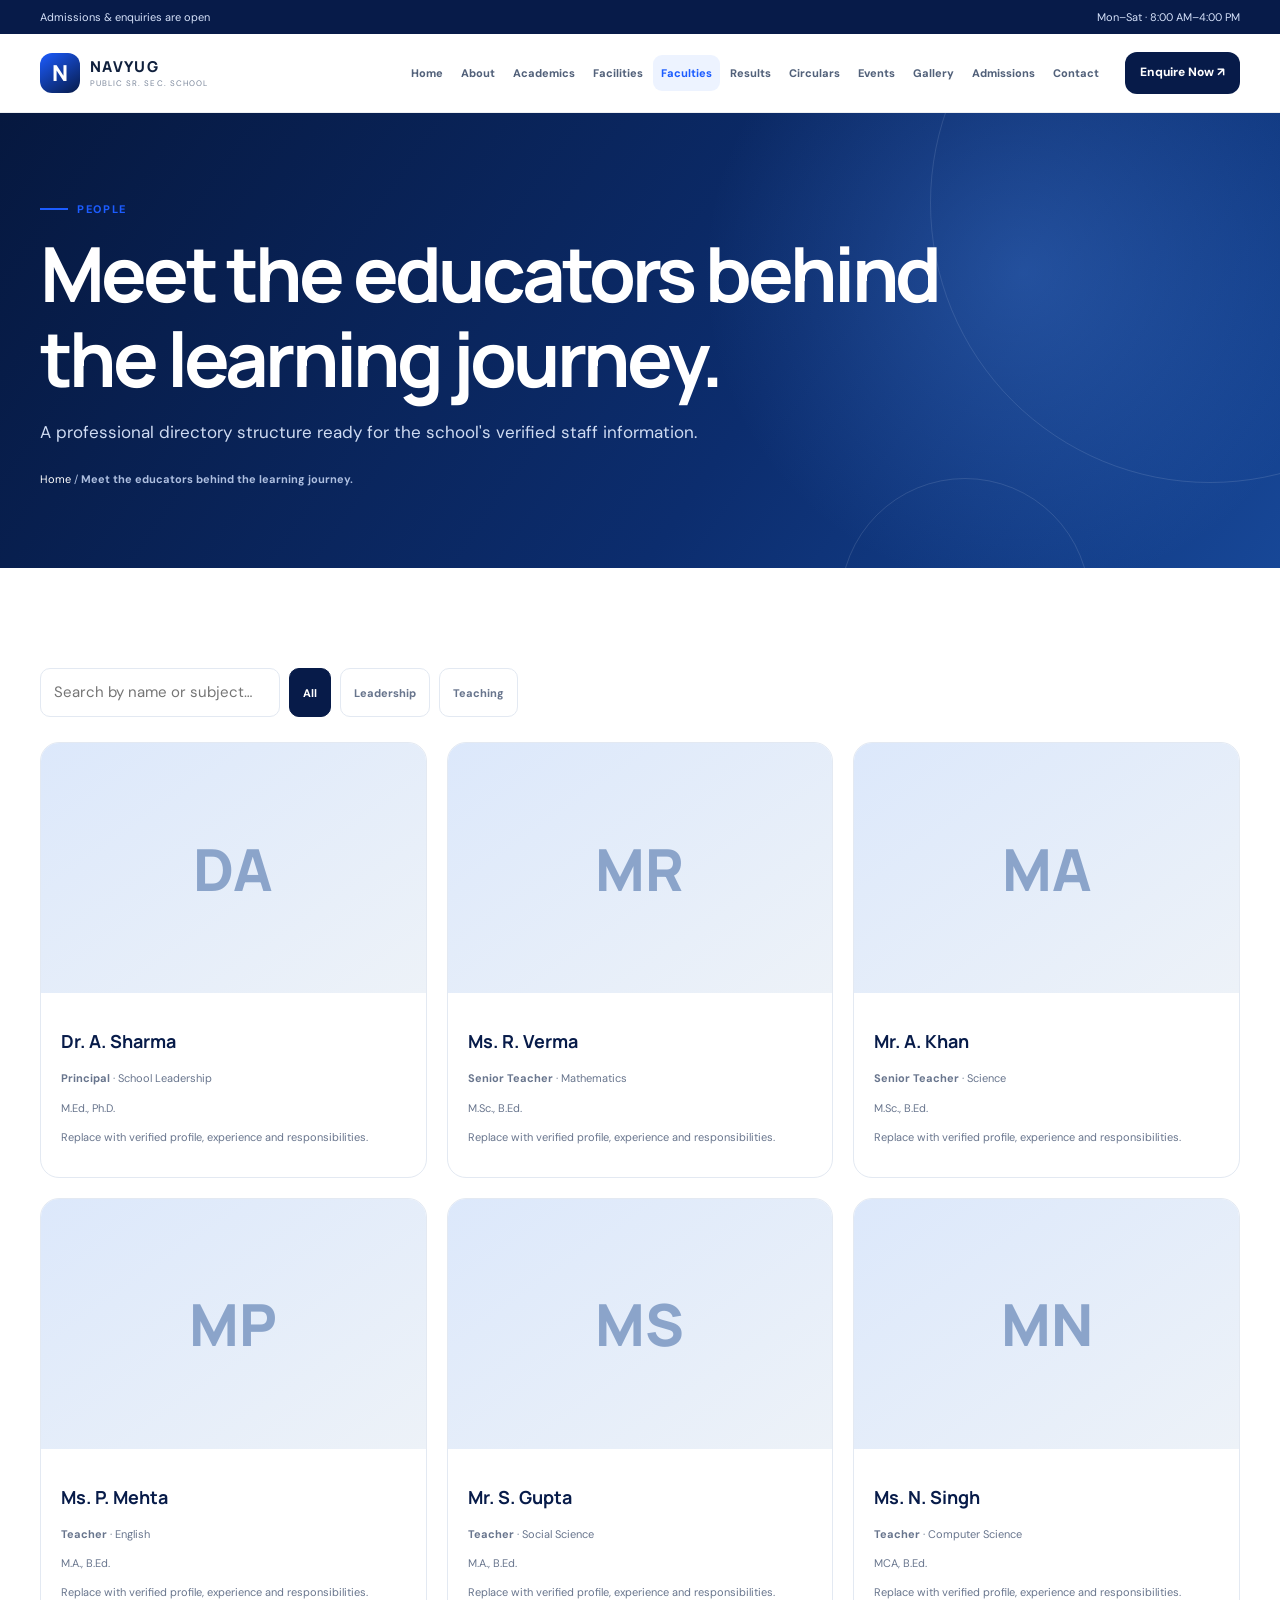
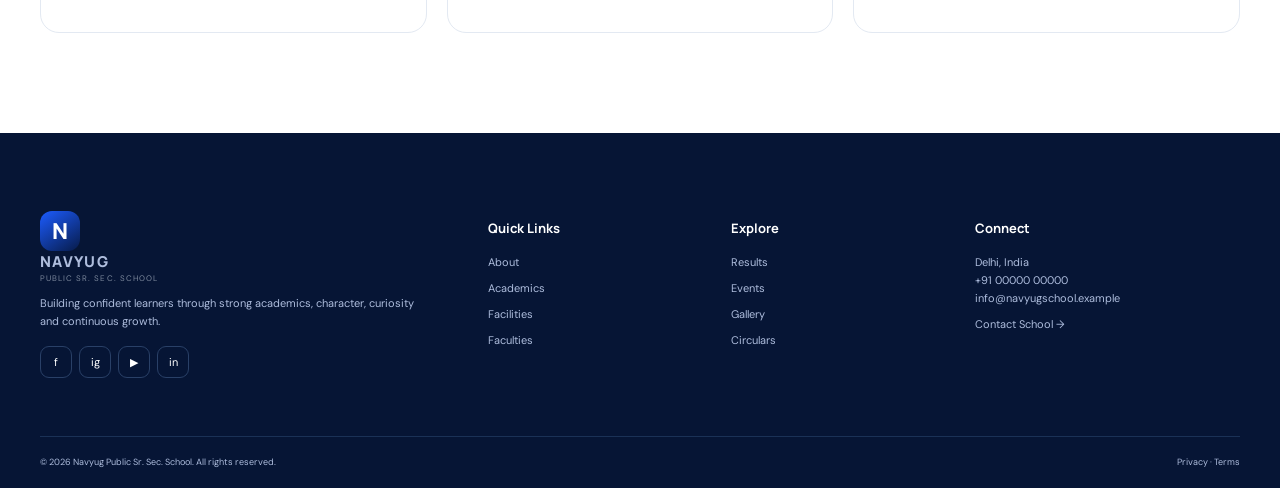
<file: faculties/index.html>
<!DOCTYPE html>
<html lang="en">
 <head>
  <meta charset="utf-8"/>
  <meta content="width=device-width,initial-scale=1" name="viewport"/>
  <meta content="#071b49" name="theme-color"/>
  <meta content="Faculties — Navyug Public Sr. Sec. School" name="description"/>
  <title>
   Faculties | Navyug Public Sr. Sec. School
  </title>
  <link href="https://fonts.googleapis.com" rel="preconnect"/>
  <link crossorigin="" href="https://fonts.gstatic.com" rel="preconnect"/>
  <link href="https://fonts.googleapis.com/css2?family=DM+Sans:wght@400;500;600;700;800&amp;family=Manrope:wght@500;600;700;800&amp;display=swap" rel="stylesheet"/>
  <link href="../css/style.css" rel="stylesheet"/>
  <link href="../css/responsive.css" rel="stylesheet"/>
  <link href="../css/animations.css" rel="stylesheet"/>
 </head>
 <body>
  <div class="page-loader">
   <span class="loader-logo">
    N
   </span>
   <div class="loader-line">
    <i>
    </i>
   </div>
  </div>
  <header class="site-header">
   <div class="topbar">
    <div class="container">
     <span>
      Admissions &amp; enquiries are open
     </span>
     <span>
      Mon–Sat · 8:00 AM–4:00 PM
     </span>
    </div>
   </div>
   <nav class="navbar container">
    <a class="brand" href="../index.html">
     <span class="brand-mark">
      N
     </span>
     <span>
      <strong>
       NAVYUG
      </strong>
      <small>
       PUBLIC SR. SEC. SCHOOL
      </small>
     </span>
    </a>
    <button aria-expanded="false" aria-label="Open menu" class="menu-toggle">
     <span>
     </span>
     <span>
     </span>
     <span>
     </span>
    </button>
    <div class="nav-menu">
     <a class="nav-link" href="../index.html">
      Home
     </a>
     <a class="nav-link" href="../about/index.html">
      About
     </a>
     <a class="nav-link" href="../academics/index.html">
      Academics
     </a>
     <a class="nav-link" href="../facilities/index.html">
      Facilities
     </a>
     <a class="nav-link active" href="../faculties/index.html">
      Faculties
     </a>
     <a class="nav-link" href="../results/index.html">
      Results
     </a>
     <a class="nav-link" href="../circulars/index.html">
      Circulars
     </a>
     <a class="nav-link" href="../events/index.html">
      Events
     </a>
     <a class="nav-link" href="../gallery/index.html">
      Gallery
     </a>
     <a class="nav-link" href="../admissions/index.html">
      Admissions
     </a>
     <a class="nav-link" href="../contact/index.html">
      Contact
     </a>
    </div>
    <a class="nav-cta" href="../admissions/index.html">
     Enquire Now ↗
    </a>
   </nav>
  </header>
  <main>
   <section class="page-hero">
    <span class="orb a">
    </span>
    <span class="orb b">
    </span>
    <div class="container page-hero-content">
     <div class="eyebrow reveal">
      People
     </div>
     <h1 class="display reveal">
      Meet the educators behind the learning journey.
     </h1>
     <p class="hero-lead reveal">
      A professional directory structure ready for the school's verified staff information.
     </p>
     <div class="breadcrumbs reveal">
      <a href="../index.html">
       Home
      </a>
      /
      <strong>
       Meet the educators behind the learning journey.
      </strong>
     </div>
    </div>
   </section>
   <section class="section">
    <div class="container">
     <div class="filter-bar">
      <input class="search" id="facultySearch" placeholder="Search by name or subject…"/>
      <button class="filter-btn active" data-filter="all">
       All
      </button>
      <button class="filter-btn" data-filter="leadership">
       Leadership
      </button>
      <button class="filter-btn" data-filter="teaching">
       Teaching
      </button>
     </div>
     <div class="faculty-grid">
      <article class="faculty-card reveal" data-group="leadership" data-search="Dr. A. Sharma School Leadership Principal">
       <div class="faculty-photo">
        DA
       </div>
       <div class="faculty-body">
        <h3>
         Dr. A. Sharma
        </h3>
        <p>
         <strong>
          Principal
         </strong>
         · School Leadership
        </p>
        <p>
         M.Ed., Ph.D.
        </p>
        <p>
         Replace with verified profile, experience and responsibilities.
        </p>
       </div>
      </article>
      <article class="faculty-card reveal" data-group="teaching" data-search="Ms. R. Verma Mathematics Senior Teacher">
       <div class="faculty-photo">
        MR
       </div>
       <div class="faculty-body">
        <h3>
         Ms. R. Verma
        </h3>
        <p>
         <strong>
          Senior Teacher
         </strong>
         · Mathematics
        </p>
        <p>
         M.Sc., B.Ed.
        </p>
        <p>
         Replace with verified profile, experience and responsibilities.
        </p>
       </div>
      </article>
      <article class="faculty-card reveal" data-group="teaching" data-search="Mr. A. Khan Science Senior Teacher">
       <div class="faculty-photo">
        MA
       </div>
       <div class="faculty-body">
        <h3>
         Mr. A. Khan
        </h3>
        <p>
         <strong>
          Senior Teacher
         </strong>
         · Science
        </p>
        <p>
         M.Sc., B.Ed.
        </p>
        <p>
         Replace with verified profile, experience and responsibilities.
        </p>
       </div>
      </article>
      <article class="faculty-card reveal" data-group="teaching" data-search="Ms. P. Mehta English Teacher">
       <div class="faculty-photo">
        MP
       </div>
       <div class="faculty-body">
        <h3>
         Ms. P. Mehta
        </h3>
        <p>
         <strong>
          Teacher
         </strong>
         · English
        </p>
        <p>
         M.A., B.Ed.
        </p>
        <p>
         Replace with verified profile, experience and responsibilities.
        </p>
       </div>
      </article>
      <article class="faculty-card reveal" data-group="teaching" data-search="Mr. S. Gupta Social Science Teacher">
       <div class="faculty-photo">
        MS
       </div>
       <div class="faculty-body">
        <h3>
         Mr. S. Gupta
        </h3>
        <p>
         <strong>
          Teacher
         </strong>
         · Social Science
        </p>
        <p>
         M.A., B.Ed.
        </p>
        <p>
         Replace with verified profile, experience and responsibilities.
        </p>
       </div>
      </article>
      <article class="faculty-card reveal" data-group="teaching" data-search="Ms. N. Singh Computer Science Teacher">
       <div class="faculty-photo">
        MN
       </div>
       <div class="faculty-body">
        <h3>
         Ms. N. Singh
        </h3>
        <p>
         <strong>
          Teacher
         </strong>
         · Computer Science
        </p>
        <p>
         MCA, B.Ed.
        </p>
        <p>
         Replace with verified profile, experience and responsibilities.
        </p>
       </div>
      </article>
     </div>
    </div>
   </section>
  </main>
  <footer class="site-footer">
   <div class="container footer-grid">
    <div class="footer-brand">
     <a class="brand" href="../index.html">
      <span class="brand-mark">
       N
      </span>
      <span>
       <strong>
        NAVYUG
       </strong>
       <small>
        PUBLIC SR. SEC. SCHOOL
       </small>
      </span>
     </a>
     <p>
      Building confident learners through strong academics, character, curiosity and continuous growth.
     </p>
     <div class="social-row">
      <a href="#">
       f
      </a>
      <a href="#">
       ig
      </a>
      <a href="#">
       ▶
      </a>
      <a href="#">
       in
      </a>
     </div>
    </div>
    <div>
     <h4>
      Quick Links
     </h4>
     <a href="../about/index.html">
      About
     </a>
     <a href="../academics/index.html">
      Academics
     </a>
     <a href="../facilities/index.html">
      Facilities
     </a>
     <a href="../faculties/index.html">
      Faculties
     </a>
    </div>
    <div>
     <h4>
      Explore
     </h4>
     <a href="../results/index.html">
      Results
     </a>
     <a href="../events/index.html">
      Events
     </a>
     <a href="../gallery/index.html">
      Gallery
     </a>
     <a href="../circulars/index.html">
      Circulars
     </a>
    </div>
    <div>
     <h4>
      Connect
     </h4>
     <p>
      Delhi, India
      <br/>
      +91 00000 00000
      <br/>
      info@navyugschool.example
     </p>
     <a href="../contact/index.html">
      Contact School →
     </a>
    </div>
   </div>
   <div class="container footer-bottom">
    <span>
     © 2026 Navyug Public Sr. Sec. School. All rights reserved.
    </span>
    <span>
     Privacy · Terms
    </span>
   </div>
  </footer>
  <div class="toast">
  </div>
  <script src="../js/main.js">
  </script>
  <script src="../js/navigation.js">
  </script>
  <script src="../js/animations.js">
  </script>
 </body>
</html>
</file>
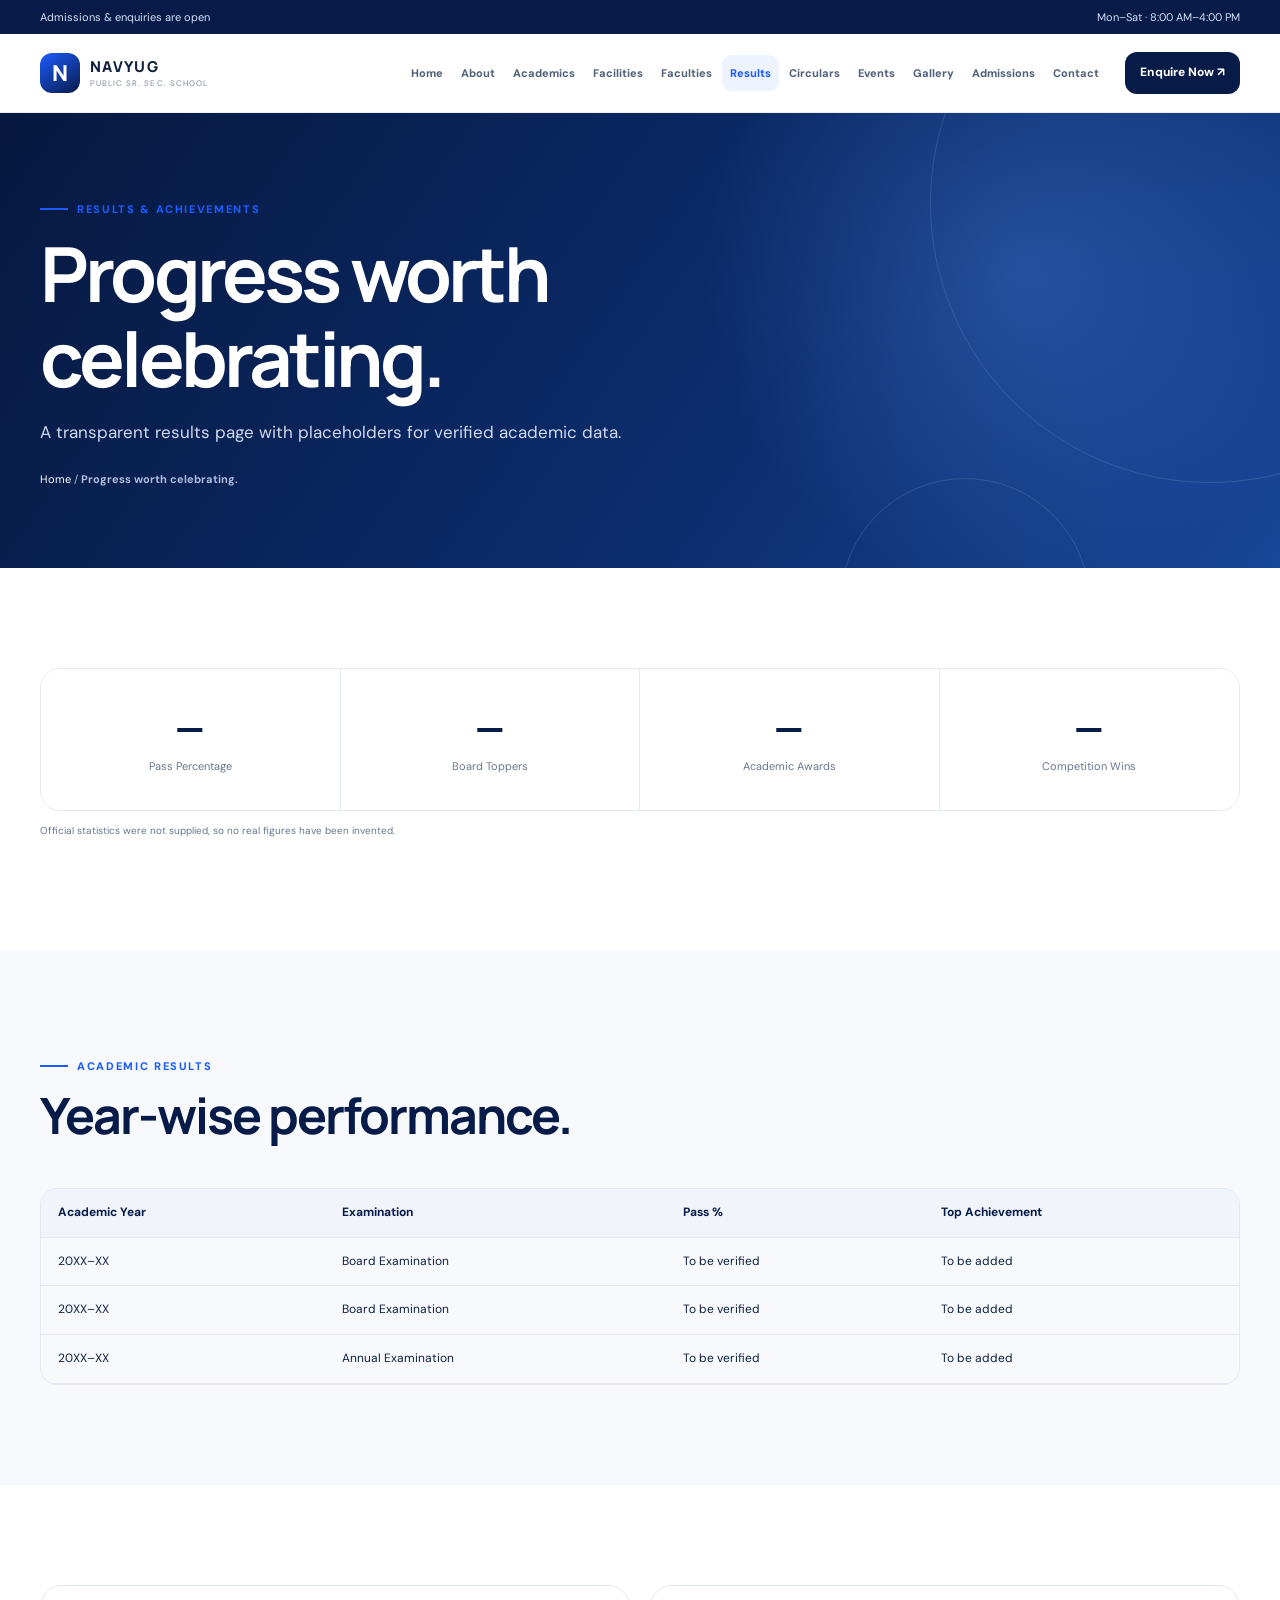
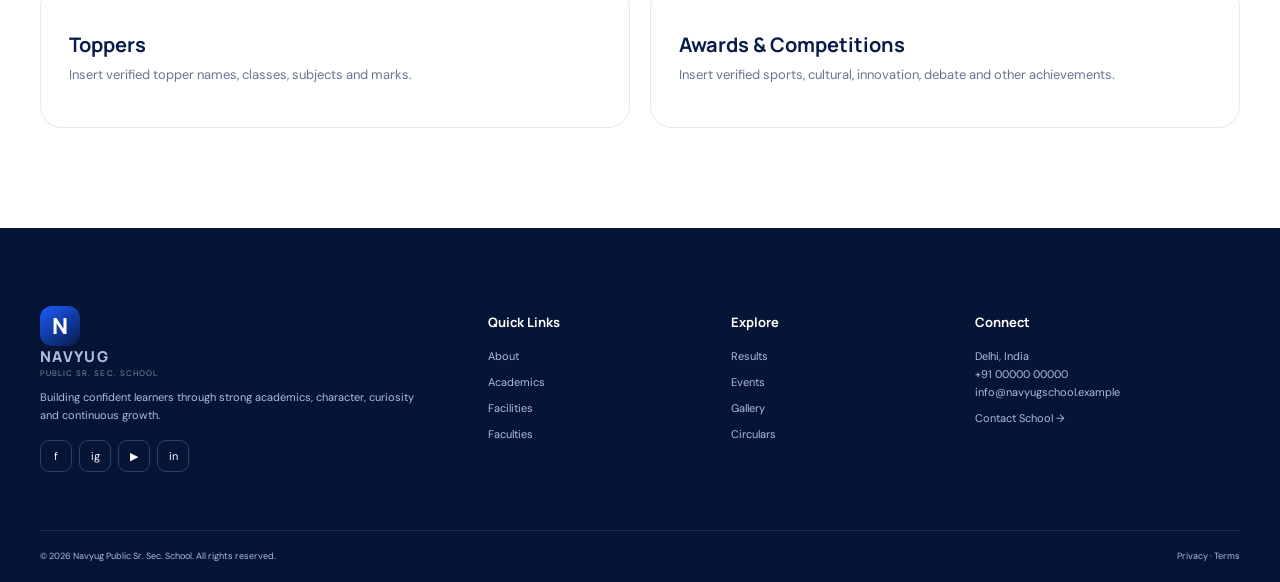
<file: results/index.html>
<!DOCTYPE html>
<html lang="en">
 <head>
  <meta charset="utf-8"/>
  <meta content="width=device-width,initial-scale=1" name="viewport"/>
  <meta content="#071b49" name="theme-color"/>
  <meta content="Results &amp; Achievements — Navyug Public Sr. Sec. School" name="description"/>
  <title>
   Results &amp; Achievements | Navyug Public Sr. Sec. School
  </title>
  <link href="https://fonts.googleapis.com" rel="preconnect"/>
  <link crossorigin="" href="https://fonts.gstatic.com" rel="preconnect"/>
  <link href="https://fonts.googleapis.com/css2?family=DM+Sans:wght@400;500;600;700;800&amp;family=Manrope:wght@500;600;700;800&amp;display=swap" rel="stylesheet"/>
  <link href="../css/style.css" rel="stylesheet"/>
  <link href="../css/responsive.css" rel="stylesheet"/>
  <link href="../css/animations.css" rel="stylesheet"/>
 </head>
 <body>
  <div class="page-loader">
   <span class="loader-logo">
    N
   </span>
   <div class="loader-line">
    <i>
    </i>
   </div>
  </div>
  <header class="site-header">
   <div class="topbar">
    <div class="container">
     <span>
      Admissions &amp; enquiries are open
     </span>
     <span>
      Mon–Sat · 8:00 AM–4:00 PM
     </span>
    </div>
   </div>
   <nav class="navbar container">
    <a class="brand" href="../index.html">
     <span class="brand-mark">
      N
     </span>
     <span>
      <strong>
       NAVYUG
      </strong>
      <small>
       PUBLIC SR. SEC. SCHOOL
      </small>
     </span>
    </a>
    <button aria-expanded="false" aria-label="Open menu" class="menu-toggle">
     <span>
     </span>
     <span>
     </span>
     <span>
     </span>
    </button>
    <div class="nav-menu">
     <a class="nav-link" href="../index.html">
      Home
     </a>
     <a class="nav-link" href="../about/index.html">
      About
     </a>
     <a class="nav-link" href="../academics/index.html">
      Academics
     </a>
     <a class="nav-link" href="../facilities/index.html">
      Facilities
     </a>
     <a class="nav-link" href="../faculties/index.html">
      Faculties
     </a>
     <a class="nav-link active" href="../results/index.html">
      Results
     </a>
     <a class="nav-link" href="../circulars/index.html">
      Circulars
     </a>
     <a class="nav-link" href="../events/index.html">
      Events
     </a>
     <a class="nav-link" href="../gallery/index.html">
      Gallery
     </a>
     <a class="nav-link" href="../admissions/index.html">
      Admissions
     </a>
     <a class="nav-link" href="../contact/index.html">
      Contact
     </a>
    </div>
    <a class="nav-cta" href="../admissions/index.html">
     Enquire Now ↗
    </a>
   </nav>
  </header>
  <main>
   <section class="page-hero">
    <span class="orb a">
    </span>
    <span class="orb b">
    </span>
    <div class="container page-hero-content">
     <div class="eyebrow reveal">
      Results &amp; Achievements
     </div>
     <h1 class="display reveal">
      Progress worth celebrating.
     </h1>
     <p class="hero-lead reveal">
      A transparent results page with placeholders for verified academic data.
     </p>
     <div class="breadcrumbs reveal">
      <a href="../index.html">
       Home
      </a>
      /
      <strong>
       Progress worth celebrating.
      </strong>
     </div>
    </div>
   </section>
   <section class="section">
    <div class="container">
     <div class="stats">
      <div class="stat">
       <strong>
        —
       </strong>
       <span>
        Pass Percentage
       </span>
      </div>
      <div class="stat">
       <strong>
        —
       </strong>
       <span>
        Board Toppers
       </span>
      </div>
      <div class="stat">
       <strong>
        —
       </strong>
       <span>
        Academic Awards
       </span>
      </div>
      <div class="stat">
       <strong>
        —
       </strong>
       <span>
        Competition Wins
       </span>
      </div>
     </div>
     <p class="muted" style="font-size:10px;margin-top:12px">
      Official statistics were not supplied, so no real figures have been invented.
     </p>
    </div>
   </section>
   <section class="section paper">
    <div class="container">
     <div class="section-head reveal">
      <div class="eyebrow">
       Academic Results
      </div>
      <h2>
       Year-wise performance.
      </h2>
     </div>
     <div class="table-wrap reveal">
      <table class="data-table">
       <thead>
        <tr>
         <th>
          Academic Year
         </th>
         <th>
          Examination
         </th>
         <th>
          Pass %
         </th>
         <th>
          Top Achievement
         </th>
        </tr>
       </thead>
       <tbody>
        <tr>
         <td>
          20XX–XX
         </td>
         <td>
          Board Examination
         </td>
         <td>
          To be verified
         </td>
         <td>
          To be added
         </td>
        </tr>
        <tr>
         <td>
          20XX–XX
         </td>
         <td>
          Board Examination
         </td>
         <td>
          To be verified
         </td>
         <td>
          To be added
         </td>
        </tr>
        <tr>
         <td>
          20XX–XX
         </td>
         <td>
          Annual Examination
         </td>
         <td>
          To be verified
         </td>
         <td>
          To be added
         </td>
        </tr>
       </tbody>
      </table>
     </div>
    </div>
   </section>
   <section class="section">
    <div class="container cards-2">
     <article class="info-card reveal">
      <h3>
       Toppers
      </h3>
      <p>
       Insert verified topper names, classes, subjects and marks.
      </p>
     </article>
     <article class="info-card reveal">
      <h3>
       Awards &amp; Competitions
      </h3>
      <p>
       Insert verified sports, cultural, innovation, debate and other achievements.
      </p>
     </article>
    </div>
   </section>
  </main>
  <footer class="site-footer">
   <div class="container footer-grid">
    <div class="footer-brand">
     <a class="brand" href="../index.html">
      <span class="brand-mark">
       N
      </span>
      <span>
       <strong>
        NAVYUG
       </strong>
       <small>
        PUBLIC SR. SEC. SCHOOL
       </small>
      </span>
     </a>
     <p>
      Building confident learners through strong academics, character, curiosity and continuous growth.
     </p>
     <div class="social-row">
      <a href="#">
       f
      </a>
      <a href="#">
       ig
      </a>
      <a href="#">
       ▶
      </a>
      <a href="#">
       in
      </a>
     </div>
    </div>
    <div>
     <h4>
      Quick Links
     </h4>
     <a href="../about/index.html">
      About
     </a>
     <a href="../academics/index.html">
      Academics
     </a>
     <a href="../facilities/index.html">
      Facilities
     </a>
     <a href="../faculties/index.html">
      Faculties
     </a>
    </div>
    <div>
     <h4>
      Explore
     </h4>
     <a href="../results/index.html">
      Results
     </a>
     <a href="../events/index.html">
      Events
     </a>
     <a href="../gallery/index.html">
      Gallery
     </a>
     <a href="../circulars/index.html">
      Circulars
     </a>
    </div>
    <div>
     <h4>
      Connect
     </h4>
     <p>
      Delhi, India
      <br/>
      +91 00000 00000
      <br/>
      info@navyugschool.example
     </p>
     <a href="../contact/index.html">
      Contact School →
     </a>
    </div>
   </div>
   <div class="container footer-bottom">
    <span>
     © 2026 Navyug Public Sr. Sec. School. All rights reserved.
    </span>
    <span>
     Privacy · Terms
    </span>
   </div>
  </footer>
  <div class="toast">
  </div>
  <script src="../js/main.js">
  </script>
  <script src="../js/navigation.js">
  </script>
  <script src="../js/animations.js">
  </script>
 </body>
</html>
</file>
<file: css/style.css>
:root {
  --n:#071b49;
  --n2:#0c2d6e;
  --b:#1c5cff;
  --ink:#10203d;
  --muted:#68758d;
  --bg:#f7f9fd;
  --line:#e3e9f2;
  --gold:#d8a43c;
  --r:22px;
  --shadow:0 20px 55px rgba(7,27,73,.12);
  --max:1200px
}
* {
  box-sizing:border-box
}
html {
  scroll-behavior:smooth
}
body {
  margin:0;
  font:15px/1.65 "DM Sans",sans-serif;
  color:var(--ink);
  background:#fff
}
a {
  text-decoration:none;
  color:inherit
}
button,input,textarea,select {
  font:inherit
}
button {
  cursor:pointer
}
.container {
  width:min(var(--max),calc(100% - 44px));
  margin:auto
}
h1,h2,h3,h4 {
  font-family:Manrope,sans-serif;
  line-height:1.12;
  color:var(--n)
}
.display {
  font-size:clamp(42px,6vw,76px);
  letter-spacing:-.05em
}
.section {
  padding:100px 0
}
.paper {
  background:var(--bg)
}
.eyebrow {
  display:inline-flex;
  gap:9px;
  align-items:center;
  color:var(--b);
  font-size:11px;
  font-weight:800;
  letter-spacing:.15em;
  text-transform:uppercase
}
.eyebrow:before {
  content:"";
  width:28px;
  height:2px;
  background:var(--b)
}
.section-head {
  max-width:720px;
  margin-bottom:45px
}
.section-head h2 {
  font-size:clamp(32px,4vw,50px);
  margin:12px 0 15px;
  letter-spacing:-.04em
}
.section-head p,.muted {
  color:var(--muted)
}
.topbar {
  height:34px;
  background:var(--n);
  color:#d6e2fa;
  font-size:11px
}
.topbar .container {
  height:100%;
  display:flex;
  justify-content:space-between;
  align-items:center
}
.site-header {
  position:sticky;
  top:0;
  z-index:1000;
  background:rgba(255,255,255,.94);
  backdrop-filter:blur(15px);
  border-bottom:1px solid rgba(7,27,73,.07)
}
.navbar {
  min-height:78px;
  display:flex;
  align-items:center;
  gap:18px
}
.brand {
  display:flex;
  align-items:center;
  gap:10px;
  min-width:215px
}
.brand-mark {
  display:grid;
  place-items:center;
  width:40px;
  height:40px;
  border-radius:12px;
  background:linear-gradient(145deg,var(--b),var(--n));
  color:white;
  font:800 22px Manrope
}
.brand strong {
  display:block;
  font:800 15px Manrope;
  letter-spacing:.09em
}
.brand small {
  display:block;
  font-size:8px;
  letter-spacing:.13em;
  color:#7b879b
}
.nav-menu {
  display:flex;
  align-items:center;
  gap:2px;
  margin-left:auto
}
.nav-link {
  padding:9px 8px;
  border-radius:9px;
  font-size:11px;
  font-weight:800;
  color:#52617a;
  transition:.25s
}
.nav-link:hover,.nav-link.active {
  background:#edf3ff;
  color:var(--b)
}
.nav-cta {
  padding:11px 15px;
  border-radius:12px;
  background:var(--n);
  color:#fff;
  font-size:12px;
  font-weight:800;
  transition:.25s
}
.nav-cta:hover {
  transform:translateY(-2px)
}
.menu-toggle {
  display:none;
  border:0;
  background:transparent;
  padding:8px
}
.menu-toggle span {
  display:block;
  width:24px;
  height:2px;
  background:var(--n);
  margin:5px;
  border-radius:4px
}
.btn {
  display:inline-flex;
  align-items:center;
  justify-content:center;
  gap:8px;
  padding:13px 18px;
  border-radius:12px;
  font-size:12px;
  font-weight:800;
  border:1px solid transparent;
  transition:.3s
}
.btn-primary {
  background:var(--b);
  color:#fff;
  box-shadow:0 12px 25px rgba(28,92,255,.22)
}
.btn-primary:hover {
  transform:translateY(-3px)
}
.btn-light {
  background:#fff;
  border-color:var(--line);
  color:var(--n)
}
.btn-light:hover {
  transform:translateY(-3px);
  box-shadow:0 10px 25px rgba(7,27,73,.08)
}
.btn-row {
  display:flex;
  gap:12px;
  flex-wrap:wrap
}
.page-hero {
  min-height:440px;
  display:flex;
  align-items:center;
  position:relative;
  overflow:hidden;
  background:linear-gradient(125deg,#06183f,#0c2d6e 60%,#174797);
  color:#fff
}
.page-hero:after {
  content:"";
  position:absolute;
  inset:0;
  background:radial-gradient(circle at 80% 35%,rgba(91,156,255,.27),transparent 30%)
}
.page-hero-content {
  position:relative;
  z-index:2;
  padding:80px 0
}
.page-hero h1 {
  color:#fff;
  margin:13px 0 15px;
  max-width:900px
}
.hero-lead {
  color:#cfdbf2;
  max-width:700px;
  font-size:17px
}
.breadcrumbs {
  margin-top:24px;
  font-size:11px;
  color:#aebfe0
}
.breadcrumbs a {
  color:#fff
}
.orb {
  position:absolute;
  border:1px solid rgba(255,255,255,.12);
  border-radius:50%
}
.orb.a {
  width:560px;
  height:560px;
  right:-210px;
  top:-190px
}
.orb.b {
  width:250px;
  height:250px;
  right:190px;
  bottom:-160px
}
.hero-home {
  min-height:calc(100vh - 112px);
  display:flex;
  align-items:center;
  position:relative;
  overflow:hidden;
  color:#fff
}
.hero-bg {
  position:absolute;
  inset:0;
  background:linear-gradient(90deg,rgba(3,15,38,.97),rgba(3,15,38,.76) 48%,rgba(3,15,38,.25)),url("https://images.unsplash.com/photo-1562774053-701939374585?auto=format&fit=crop&w=2000&q=85") center/cover
}
.hero-home .container {
  position:relative;
  z-index:2
}
.hero-home h1 {
  color:#fff;
  max-width:850px;
  margin:14px 0 20px
}
.hero-home .hero-lead {
  font-size:18px
}
.hero-kicker {
  display:inline-flex;
  align-items:center;
  gap:9px;
  padding:8px 12px;
  border:1px solid rgba(255,255,255,.16);
  background:rgba(255,255,255,.08);
  border-radius:99px;
  font-size:10px;
  font-weight:800;
  letter-spacing:.1em;
  text-transform:uppercase
}
.hero-kicker i {
  width:7px;
  height:7px;
  background:#7db1ff;
  border-radius:50%
}
.hero-actions {
  margin-top:30px
}
.hero-stat-strip {
  position:absolute;
  z-index:3;
  right:4%;
  bottom:38px;
  display:flex;
  background:rgba(255,255,255,.09);
  border:1px solid rgba(255,255,255,.14);
  backdrop-filter:blur(15px);
  border-radius:17px;
  overflow:hidden
}
.hero-stat {
  padding:16px 23px
}
.hero-stat strong {
  display:block;
  color:#fff;
  font:800 24px Manrope
}
.hero-stat span {
  font-size:9px;
  color:#c9d7ef
}
.floating-badge {
  position:absolute;
  right:12%;
  top:25%;
  z-index:3;
  background:#fff;
  color:var(--n);
  padding:15px 17px;
  border-radius:15px;
  box-shadow:0 20px 45px rgba(0,0,0,.2);
  font-size:10px;
  font-weight:800
}
.floating-badge b {
  display:block;
  color:var(--b);
  font:800 20px Manrope
}
.feature-grid,.event-grid,.faculty-grid {
  display:grid;
  grid-template-columns:repeat(3,1fr);
  gap:20px
}
.feature-card,.info-card {
  padding:28px;
  border:1px solid var(--line);
  border-radius:var(--r);
  background:#fff;
  transition:.35s
}
.feature-card:hover,.info-card:hover {
  transform:translateY(-6px);
  box-shadow:var(--shadow)
}
.icon-box {
  width:48px;
  height:48px;
  display:grid;
  place-items:center;
  border-radius:14px;
  background:#edf3ff;
  color:var(--b);
  font-weight:900;
  margin-bottom:20px
}
.feature-card h3,.info-card h3 {
  font-size:20px;
  margin-bottom:8px
}
.feature-card p,.info-card p {
  font-size:13px;
  color:var(--muted);
  margin:0 0 13px
}
.split {
  display:grid;
  grid-template-columns:1fr 1fr;
  gap:65px;
  align-items:center
}
.visual-panel {
  min-height:430px;
  border-radius:30px;
  background:linear-gradient(145deg,#dce9ff,#f5f8fd);
  position:relative;
  overflow:hidden;
  box-shadow:var(--shadow)
}
.photo {
  background:linear-gradient(145deg,rgba(7,27,73,.04),rgba(7,27,73,.3)),url("https://images.unsplash.com/photo-1509062522246-3755977927d7?auto=format&fit=crop&w=1200&q=85") center/cover
}
.visual-tag {
  position:absolute;
  left:20px;
  bottom:20px;
  background:#fff;
  padding:15px 17px;
  border-radius:14px;
  box-shadow:0 15px 35px rgba(7,27,73,.16);
  font-size:11px;
  font-weight:800
}
.visual-tag span {
  display:block;
  color:var(--muted);
  font-weight:500
}
.check-list {
  padding:0;
  margin:22px 0;
  list-style:none
}
.check-list li {
  padding:8px 0 8px 27px;
  position:relative;
  font-size:13px
}
.check-list li:before {
  content:"✓";
  position:absolute;
  left:0;
  color:var(--b);
  font-weight:900
}
.stats {
  display:grid;
  grid-template-columns:repeat(4,1fr);
  border:1px solid var(--line);
  border-radius:20px;
  overflow:hidden
}
.stat {
  padding:32px 15px;
  text-align:center;
  background:#fff;
  border-right:1px solid var(--line)
}
.stat:last-child {
  border:0
}
.stat strong {
  display:block;
  font:800 38px Manrope;
  color:var(--n)
}
.stat span {
  font-size:11px;
  color:var(--muted)
}
.timeline {
  position:relative
}
.timeline:before {
  content:"";
  position:absolute;
  left:16px;
  top:0;
  bottom:0;
  width:1px;
  background:#dbe3f1
}
.timeline-item {
  position:relative;
  padding:0 0 30px 52px
}
.timeline-dot {
  position:absolute;
  left:9px;
  top:5px;
  width:15px;
  height:15px;
  border:4px solid #fff;
  background:var(--b);
  border-radius:50%;
  box-shadow:0 0 0 1px #b9cae8
}
.timeline-item h3 {
  font-size:18px
}
.timeline-item p {
  font-size:13px;
  color:var(--muted);
  margin:6px 0
}
.quote {
  padding:35px;
  border-radius:23px;
  background:var(--n);
  color:#fff;
  overflow:hidden
}
.quote p {
  font:500 20px/1.5 Manrope
}
.quote small {
  color:#aec1e5
}
.cards-2 {
  display:grid;
  grid-template-columns:repeat(2,1fr);
  gap:20px
}
.accordion {
  border-top:1px solid var(--line)
}
.accordion-item {
  border-bottom:1px solid var(--line)
}
.accordion-trigger {
  width:100%;
  padding:21px 0;
  border:0;
  background:none;
  display:flex;
  justify-content:space-between;
  text-align:left;
  font:700 15px Manrope;
  color:var(--n)
}
.accordion-trigger span {
  width:28px;
  height:28px;
  border-radius:50%;
  display:grid;
  place-items:center;
  background:#edf2fa;
  transition:.3s
}
.accordion-panel {
  max-height:0;
  overflow:hidden;
  transition:max-height .5s ease
}
.accordion-panel p {
  color:var(--muted);
  font-size:13px;
  margin:0 0 20px
}
.accordion-item.open .accordion-trigger span {
  transform:rotate(45deg);
  background:var(--b);
  color:#fff
}
.filter-bar {
  display:flex;
  gap:9px;
  flex-wrap:wrap;
  margin-bottom:25px
}
.filter-btn {
  padding:9px 13px;
  border:1px solid var(--line);
  background:#fff;
  border-radius:10px;
  color:var(--muted);
  font-size:11px;
  font-weight:800
}
.filter-btn.active,.filter-btn:hover {
  background:var(--n);
  color:#fff;
  border-color:var(--n)
}
.search {
  min-width:240px;
  padding:11px 13px;
  border:1px solid var(--line);
  border-radius:10px;
  outline:0
}
.search:focus {
  border-color:var(--b);
  box-shadow:0 0 0 4px #edf2ff
}
.table-wrap {
  overflow:auto;
  border:1px solid var(--line);
  border-radius:17px
}
.data-table {
  width:100%;
  min-width:650px;
  border-collapse:collapse
}
.data-table th,.data-table td {
  padding:14px 17px;
  border-bottom:1px solid var(--line);
  text-align:left;
  font-size:12px
}
.data-table th {
  background:#f1f5fb;
  color:var(--n)
}
.notice-list {
  display:grid;
  gap:12px
}
.notice {
  display:grid;
  grid-template-columns:80px 1fr auto;
  gap:20px;
  align-items:center;
  padding:20px;
  border:1px solid var(--line);
  border-radius:17px;
  background:#fff;
  transition:.3s
}
.notice:hover {
  transform:translateX(5px);
  box-shadow:var(--shadow)
}
.date-box {
  padding:9px;
  border-radius:12px;
  background:#edf3ff;
  text-align:center
}
.date-box strong {
  display:block;
  font:800 22px Manrope;
  color:var(--b)
}
.date-box span,.tag {
  font-size:9px;
  text-transform:uppercase;
  font-weight:800;
  color:var(--muted)
}
.tag {
  display:inline-block;
  background:#eef3fb;
  padding:5px 8px;
  border-radius:7px
}
.notice h3 {
  font-size:16px;
  margin:6px 0 2px
}
.notice p {
  font-size:11px;
  color:var(--muted);
  margin:0
}
.event-card,.faculty-card {
  border:1px solid var(--line);
  border-radius:19px;
  overflow:hidden;
  background:#fff;
  transition:.35s
}
.event-card:hover,.faculty-card:hover {
  transform:translateY(-6px);
  box-shadow:var(--shadow)
}
.event-img {
  height:190px;
  background-size:cover;
  background-position:center;
  position:relative
}
.event-date {
  position:absolute;
  top:14px;
  left:14px;
  background:#fff;
  padding:8px 11px;
  border-radius:11px;
  text-align:center
}
.event-date strong {
  display:block;
  font:800 21px Manrope;
  color:var(--b)
}
.event-date span {
  font-size:8px;
  font-weight:800
}
.event-body,.faculty-body {
  padding:20px
}
.event-body h3,.faculty-body h3 {
  font-size:18px
}
.event-body p,.faculty-body p {
  font-size:11px;
  color:var(--muted)
}
.faculty-photo {
  height:250px;
  background:linear-gradient(145deg,#dce8fb,#edf2f8);
  display:grid;
  place-items:center;
  color:#8ba4ca;
  font:800 58px Manrope
}
.gallery-grid {
  columns:4 220px;
  column-gap:14px
}
.gallery-item {
  break-inside:avoid;
  margin-bottom:14px;
  border-radius:16px;
  overflow:hidden;
  position:relative;
  cursor:pointer;
  background:#dce7f8
}
.gallery-item img {
  display:block;
  width:100%;
  transition:.5s
}
.gallery-item:hover img {
  transform:scale(1.06)
}
.gallery-overlay {
  position:absolute;
  inset:auto 0 0;
  padding:30px 14px 13px;
  color:#fff;
  background:linear-gradient(transparent,rgba(0,0,0,.72));
  font-size:10px;
  opacity:0;
  transition:.3s
}
.gallery-item:hover .gallery-overlay {
  opacity:1
}
.lightbox {
  position:fixed;
  inset:0;
  background:rgba(2,10,25,.95);
  z-index:3000;
  display:none;
  place-items:center;
  padding:25px
}
.lightbox.open {
  display:grid
}
.lightbox img {
  max-width:94vw;
  max-height:87vh;
  border-radius:12px
}
.lightbox-close {
  position:absolute;
  right:24px;
  top:18px;
  width:44px;
  height:44px;
  border:0;
  border-radius:50%;
  font-size:25px
}
.form-card {
  padding:32px;
  border:1px solid var(--line);
  border-radius:22px;
  background:#fff;
  box-shadow:var(--shadow)
}
.form-grid {
  display:grid;
  grid-template-columns:1fr 1fr;
  gap:15px
}
.field {
  display:flex;
  flex-direction:column;
  gap:6px
}
.field.full {
  grid-column:1/-1
}
.field label {
  font-size:10px;
  font-weight:800
}
.field input,.field textarea,.field select {
  padding:11px 12px;
  border:1px solid #dbe3ef;
  border-radius:10px;
  outline:0
}
.field textarea {
  min-height:120px;
  resize:vertical
}
.field input:focus,.field textarea:focus,.field select:focus {
  border-color:var(--b);
  box-shadow:0 0 0 4px #edf2ff
}
.error {
  height:12px;
  color:#c13d3d;
  font-size:9px
}
.map-box {
  min-height:360px;
  border-radius:23px;
  background:linear-gradient(135deg,#dce9ff,#f2f5fa);
  display:grid;
  place-items:center;
  text-align:center;
  padding:25px
}
.map-box strong {
  font:800 22px Manrope;
  color:var(--n)
}
.cta {
  padding:60px;
  border-radius:28px;
  background:linear-gradient(125deg,var(--n),#124baf);
  color:#fff;
  overflow:hidden
}
.cta h2 {
  color:#fff;
  font-size:clamp(30px,4vw,48px);
  max-width:680px
}
.cta p {
  color:#cbd8ee;
  max-width:650px
}
.site-footer {
  background:#061535;
  color:#aebddd;
  padding-top:70px
}
.footer-grid {
  display:grid;
  grid-template-columns:2fr 1fr 1fr 1.3fr;
  gap:40px;
  padding-bottom:50px
}
.site-footer h4 {
  color:#fff;
  font-size:13px
}
.site-footer p,.site-footer a {
  display:block;
  font-size:11px;
  margin:8px 0
}
.footer-brand>p {
  max-width:390px
}
.social-row {
  display:flex;
  gap:7px
}
.social-row a {
  width:32px;
  height:32px;
  border:1px solid #294067;
  border-radius:9px;
  display:grid!important;
  place-items:center;
  color:#fff
}
.footer-bottom {
  border-top:1px solid #1a3156;
  padding:18px 0;
  display:flex;
  justify-content:space-between;
  font-size:9px
}
.page-loader {
  position:fixed;
  inset:0;
  z-index:5000;
  background:var(--n);
  display:grid;
  place-items:center;
  transition:.6s
}
.page-loader.hide {
  opacity:0;
  pointer-events:none
}
.loader-logo {
  color:#fff;
  font:800 48px Manrope
}
.loader-line {
  position:absolute;
  bottom:20%;
  width:140px;
  height:2px;
  background:#ffffff2e;
  overflow:hidden
}
.loader-line i {
  display:block;
  width:45%;
  height:100%;
  background:#fff;
  animation:load 1s infinite
}
.toast {
  position:fixed;
  right:22px;
  bottom:22px;
  z-index:4000;
  background:var(--n);
  color:#fff;
  padding:12px 16px;
  border-radius:10px;
  font-size:11px;
  opacity:0;
  transform:translateY(15px);
  transition:.3s
}
.toast.show {
  opacity:1;
  transform:none
}
</file>
<file: css/responsive.css>
@media(max-width:1050px) {
  .nav-link {
    padding:8px 6px;
    font-size:10px
  }
  .brand {
    min-width:190px
  }
  .feature-grid,.event-grid,.faculty-grid {
    grid-template-columns:repeat(2,1fr)
  }
  .footer-grid {
    grid-template-columns:1.7fr 1fr 1fr
  }
}
@media(max-width:820px) {
  .container {
    width:calc(100% - 34px)
  }
  .menu-toggle {
    display:block;
    margin-left:auto
  }
  .nav-cta {
    display:none
  }
  .nav-menu {
    position:absolute;
    top:70px;
    left:15px;
    right:15px;
    display:flex;
    flex-direction:column;
    align-items:stretch;
    padding:8px;
    background:#fff;
    border:1px solid var(--line);
    border-radius:15px;
    box-shadow:0 20px 45px #071b4924;
    opacity:0;
    visibility:hidden;
    transform:translateY(-10px);
    transition:.25s
  }
  .nav-menu.open {
    opacity:1;
    visibility:visible;
    transform:none
  }
  .nav-link {
    padding:12px;
    font-size:12px
  }
  .split {
    grid-template-columns:1fr;
    gap:35px
  }
  .section {
    padding:75px 0
  }
  .stats {
    grid-template-columns:1fr 1fr
  }
  .stat:nth-child(2) {
    border-right:0
  }
  .stat:nth-child(-n+2) {
    border-bottom:1px solid var(--line)
  }
  .hero-home {
    min-height:730px
  }
  .hero-stat-strip {
    left:17px;
    right:17px
  }
  .footer-grid {
    grid-template-columns:1fr 1fr
  }
  .footer-brand {
    grid-column:1/-1
  }
}
@media(max-width:560px) {
  .container {
    width:calc(100% - 28px)
  }
  .topbar {
    display:none
  }
  .brand {
    min-width:0
  }
  .brand-mark {
    width:36px;
    height:36px
  }
  .brand strong {
    font-size:13px
  }
  .brand small {
    font-size:7px
  }
  .display {
    font-size:43px
  }
  .page-hero {
    min-height:390px
  }
  .page-hero-content {
    padding:60px 0
  }
  .section {
    padding:60px 0
  }
  .section-head h2 {
    font-size:32px
  }
  .feature-grid,.event-grid,.faculty-grid,.cards-2 {
    grid-template-columns:1fr
  }
  .visual-panel {
    min-height:300px
  }
  .hero-home .hero-lead {
    font-size:15px
  }
  .hero-stat {
    padding:13px 8px
  }
  .hero-stat strong {
    font-size:18px
  }
  .hero-stat span {
    font-size:8px
  }
  .floating-badge {
    right:5%;
    top:15%
  }
  .form-grid {
    grid-template-columns:1fr
  }
  .field.full {
    grid-column:auto
  }
  .form-card {
    padding:22px
  }
  .notice {
    grid-template-columns:60px 1fr
  }
  .notice>.btn {
    grid-column:2;
    justify-self:start
  }
  .footer-grid {
    grid-template-columns:1fr
  }
  .footer-brand {
    grid-column:auto
  }
  .footer-bottom {
    display:block
  }
  .footer-bottom span {
    display:block;
    margin:4px 0
  }
  .cta {
    padding:40px 25px
  }
}
</file>
<file: css/animations.css>
.reveal {
  opacity:0;
  transform:translateY(22px);
  transition:opacity .75s cubic-bezier(.2,.7,.2,1),transform .75s cubic-bezier(.2,.7,.2,1)
}
.reveal.visible {
  opacity:1;
  transform:none
}
@keyframes load {
  to {
    transform:translateX(240%)
  }
}
@keyframes float {
  50% {
    transform:translateY(-9px)
  }
}
.floating-badge {
  animation:float 5s ease-in-out infinite
}
</file>
